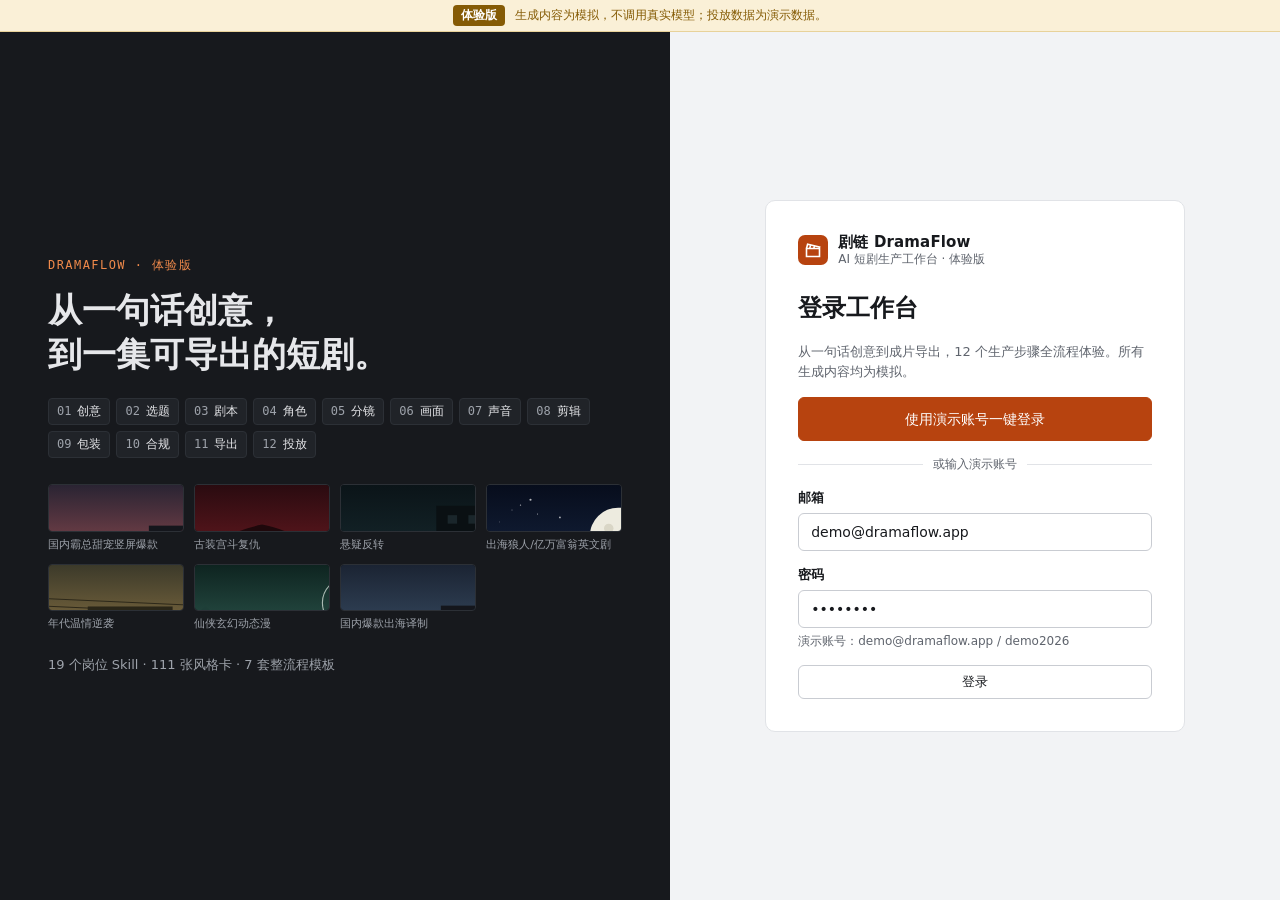
<file: index.html>
<!doctype html>
<html lang="zh-CN">
<head>
<meta charset="utf-8">
<meta name="viewport" content="width=device-width, initial-scale=1">
<meta name="theme-color" content="#17191D">
<meta name="robots" content="noindex">
<title>剧链 DramaFlow · AI 短剧工作台（体验版）</title>
<link rel="stylesheet" href="styles.css">
<link rel="stylesheet" href="pipeline.css">
</head>
<body>
<div id="app"><div style="display:grid;grid-template-columns:224px 1fr;height:100vh;font-family:sans-serif"><div style="background:#17191D"></div><div style="padding:32px;color:#5F646D;background:#F2F3F5">正在加载剧链 DramaFlow…</div></div></div>
<noscript>需要启用 JavaScript 才能使用本体验版。</noscript>
<script src="data.js"></script>
<script src="mock.js"></script>
<script src="pipeline.js"></script>
<script src="app.js"></script>
</body>
</html>
</file>
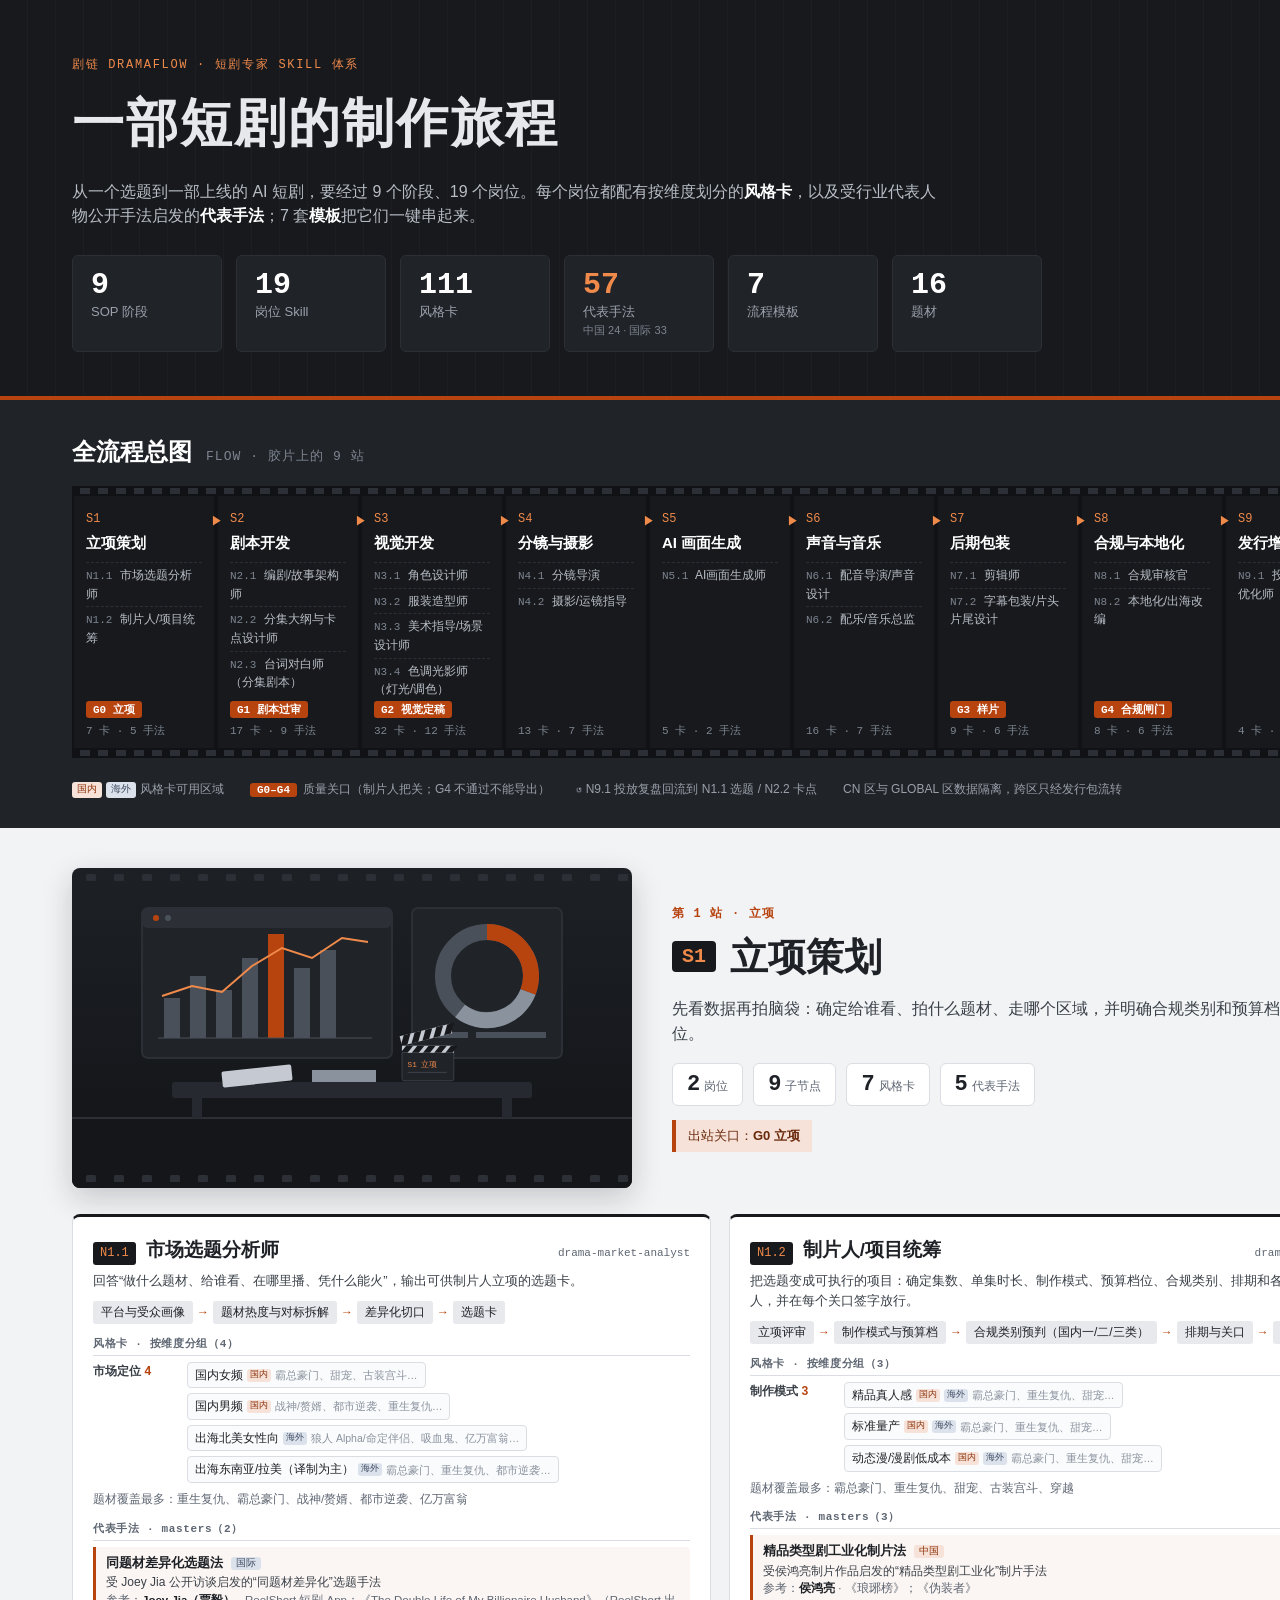
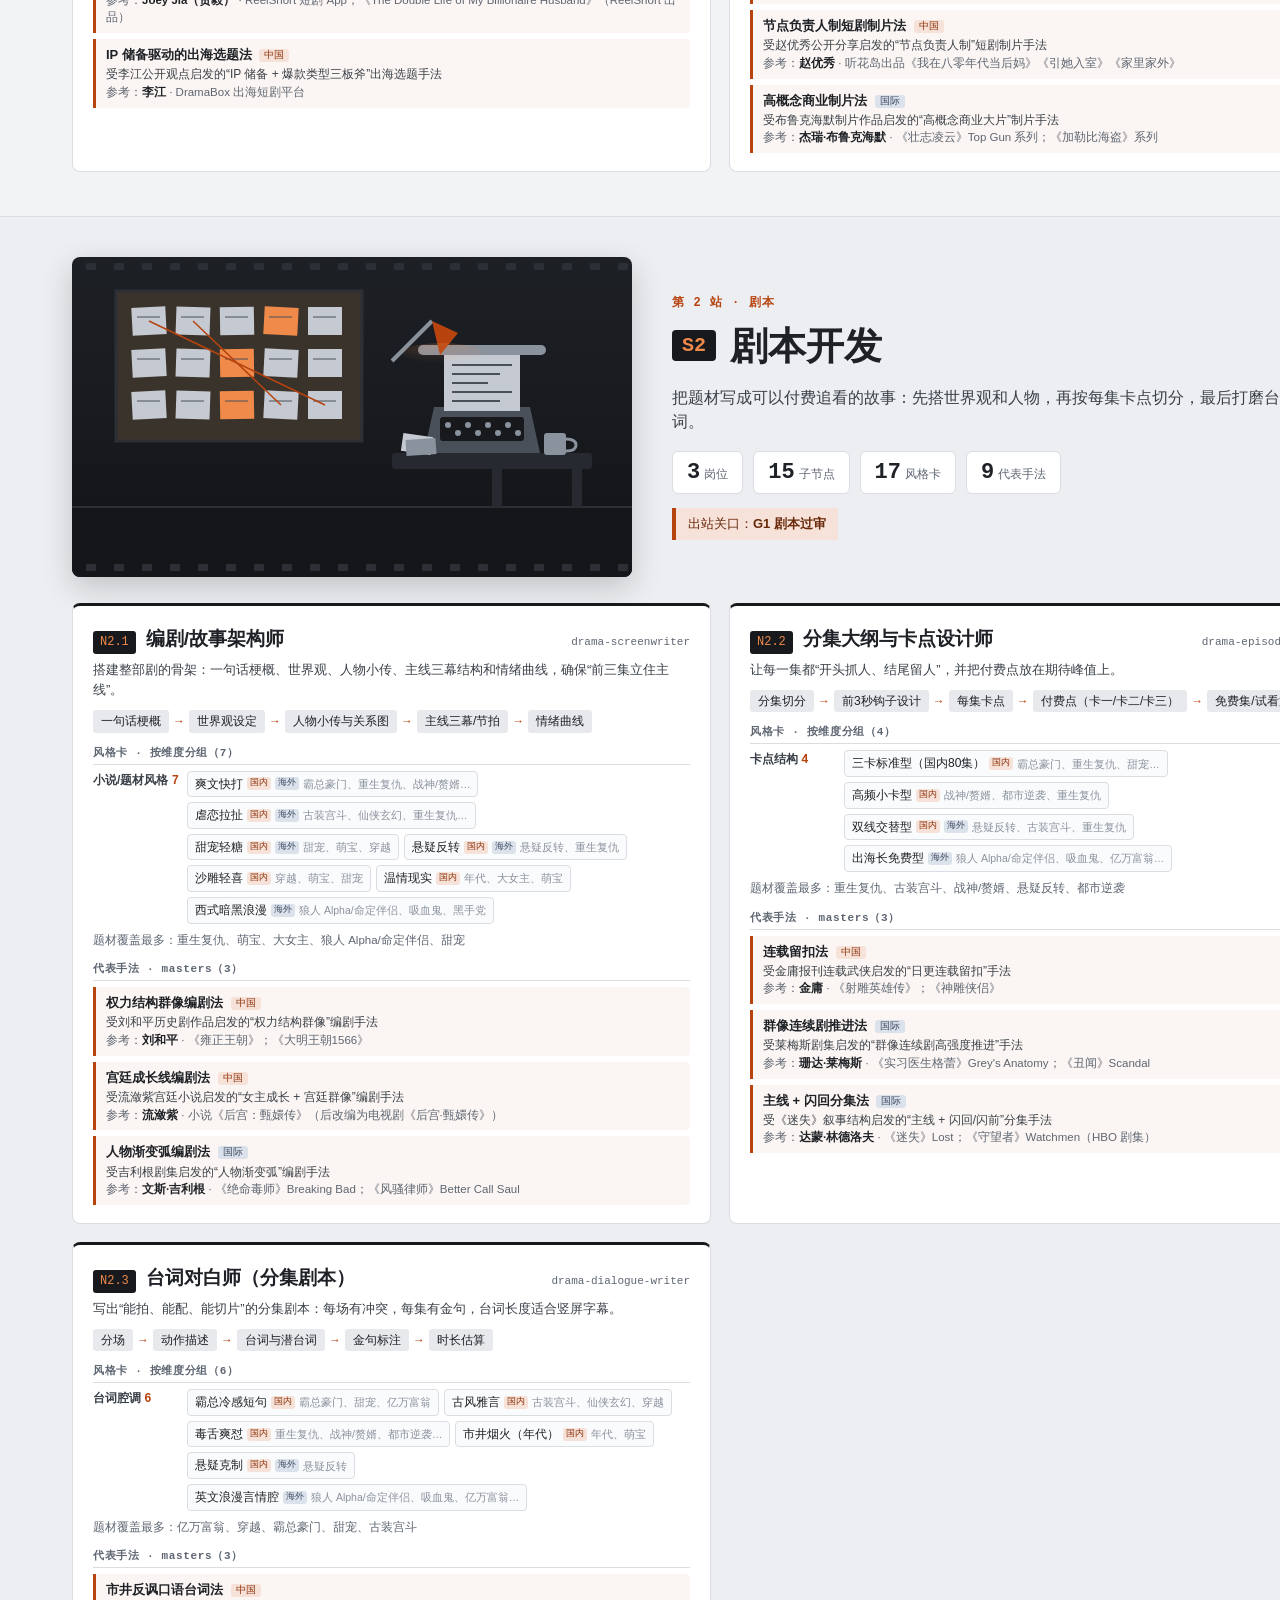
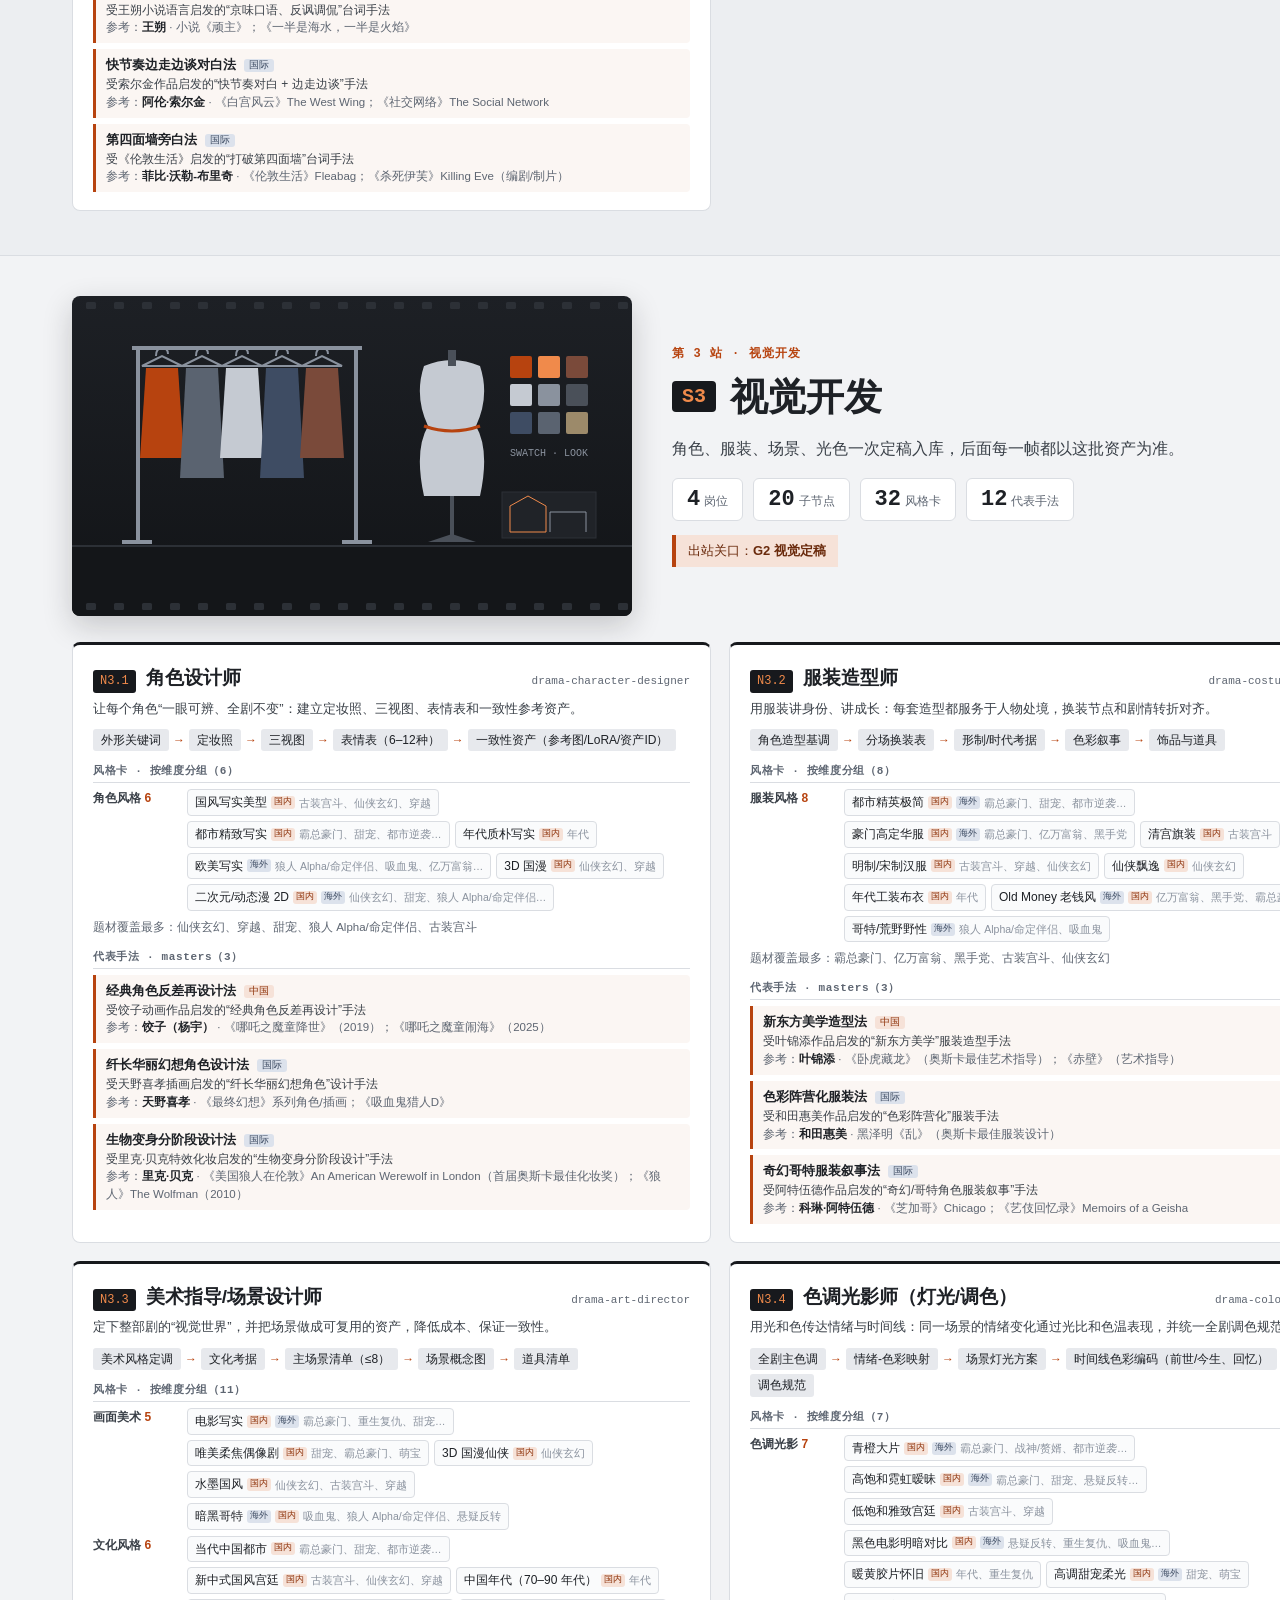
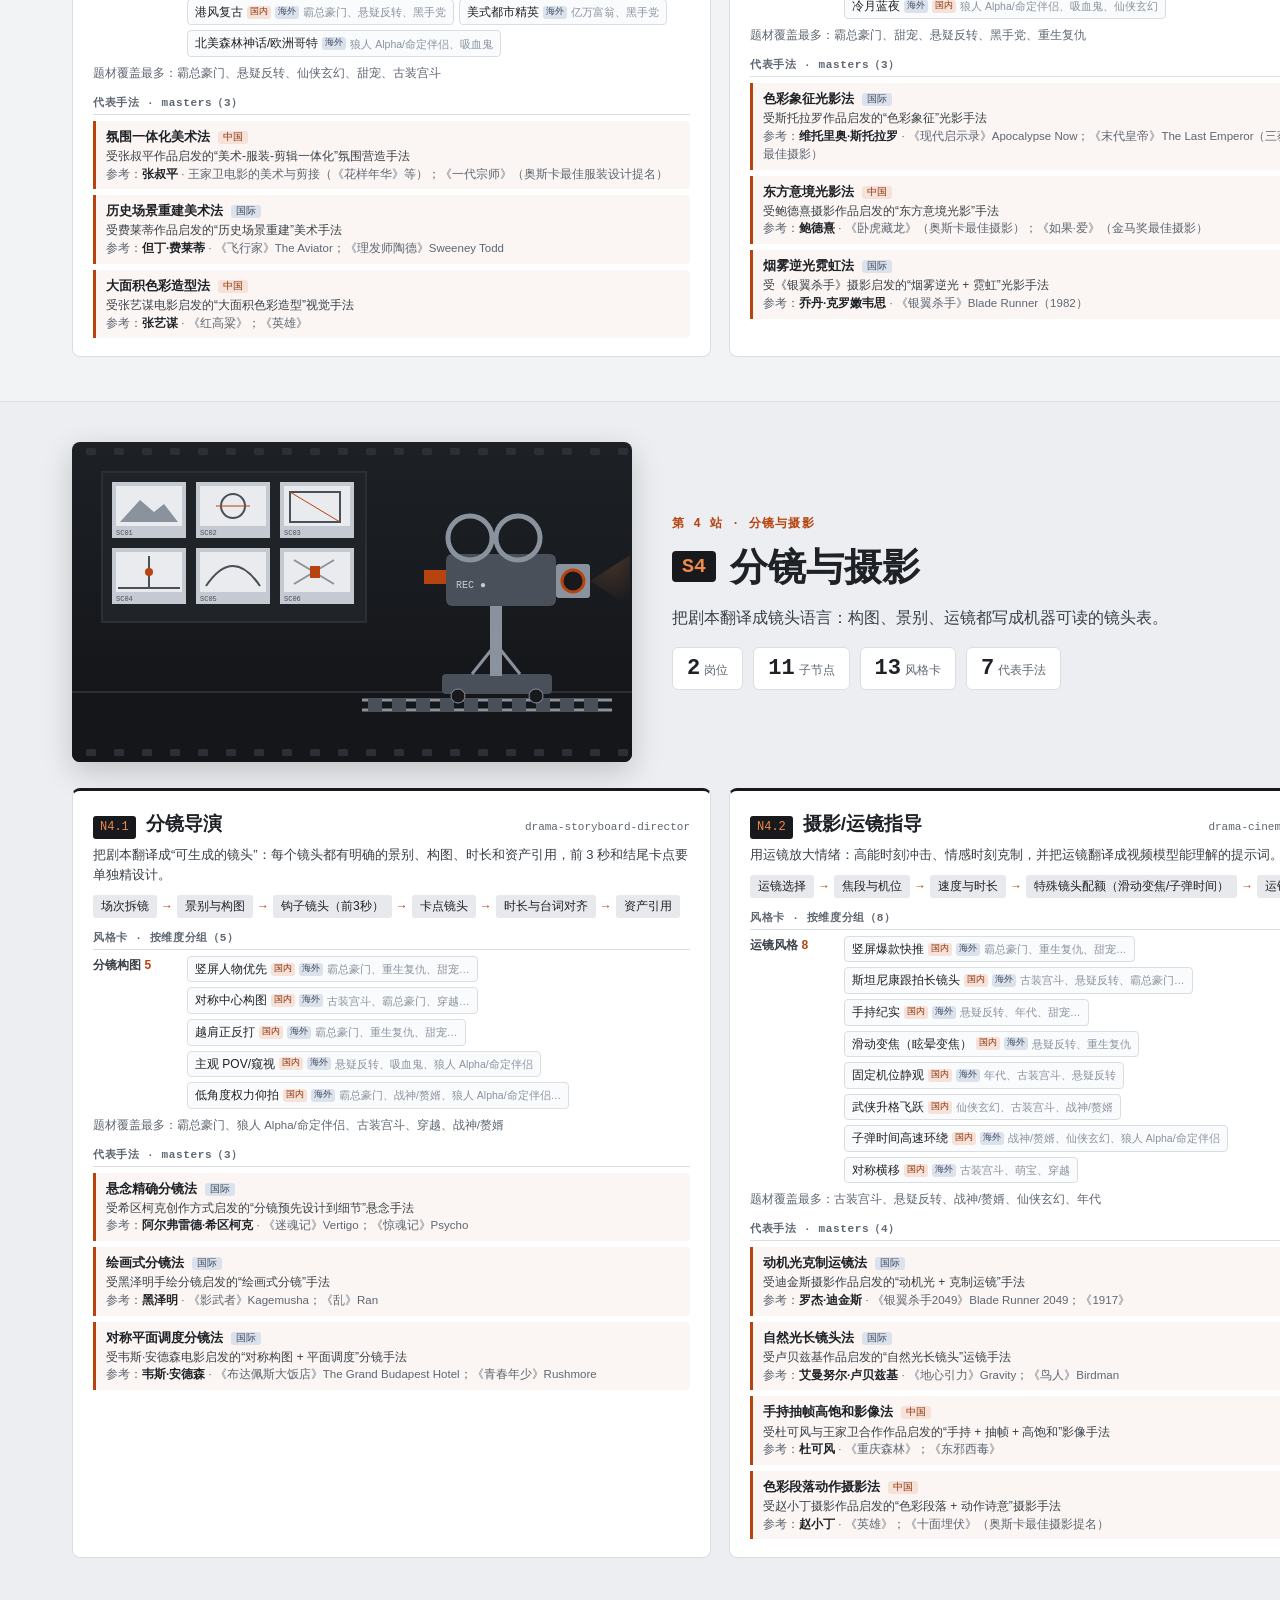
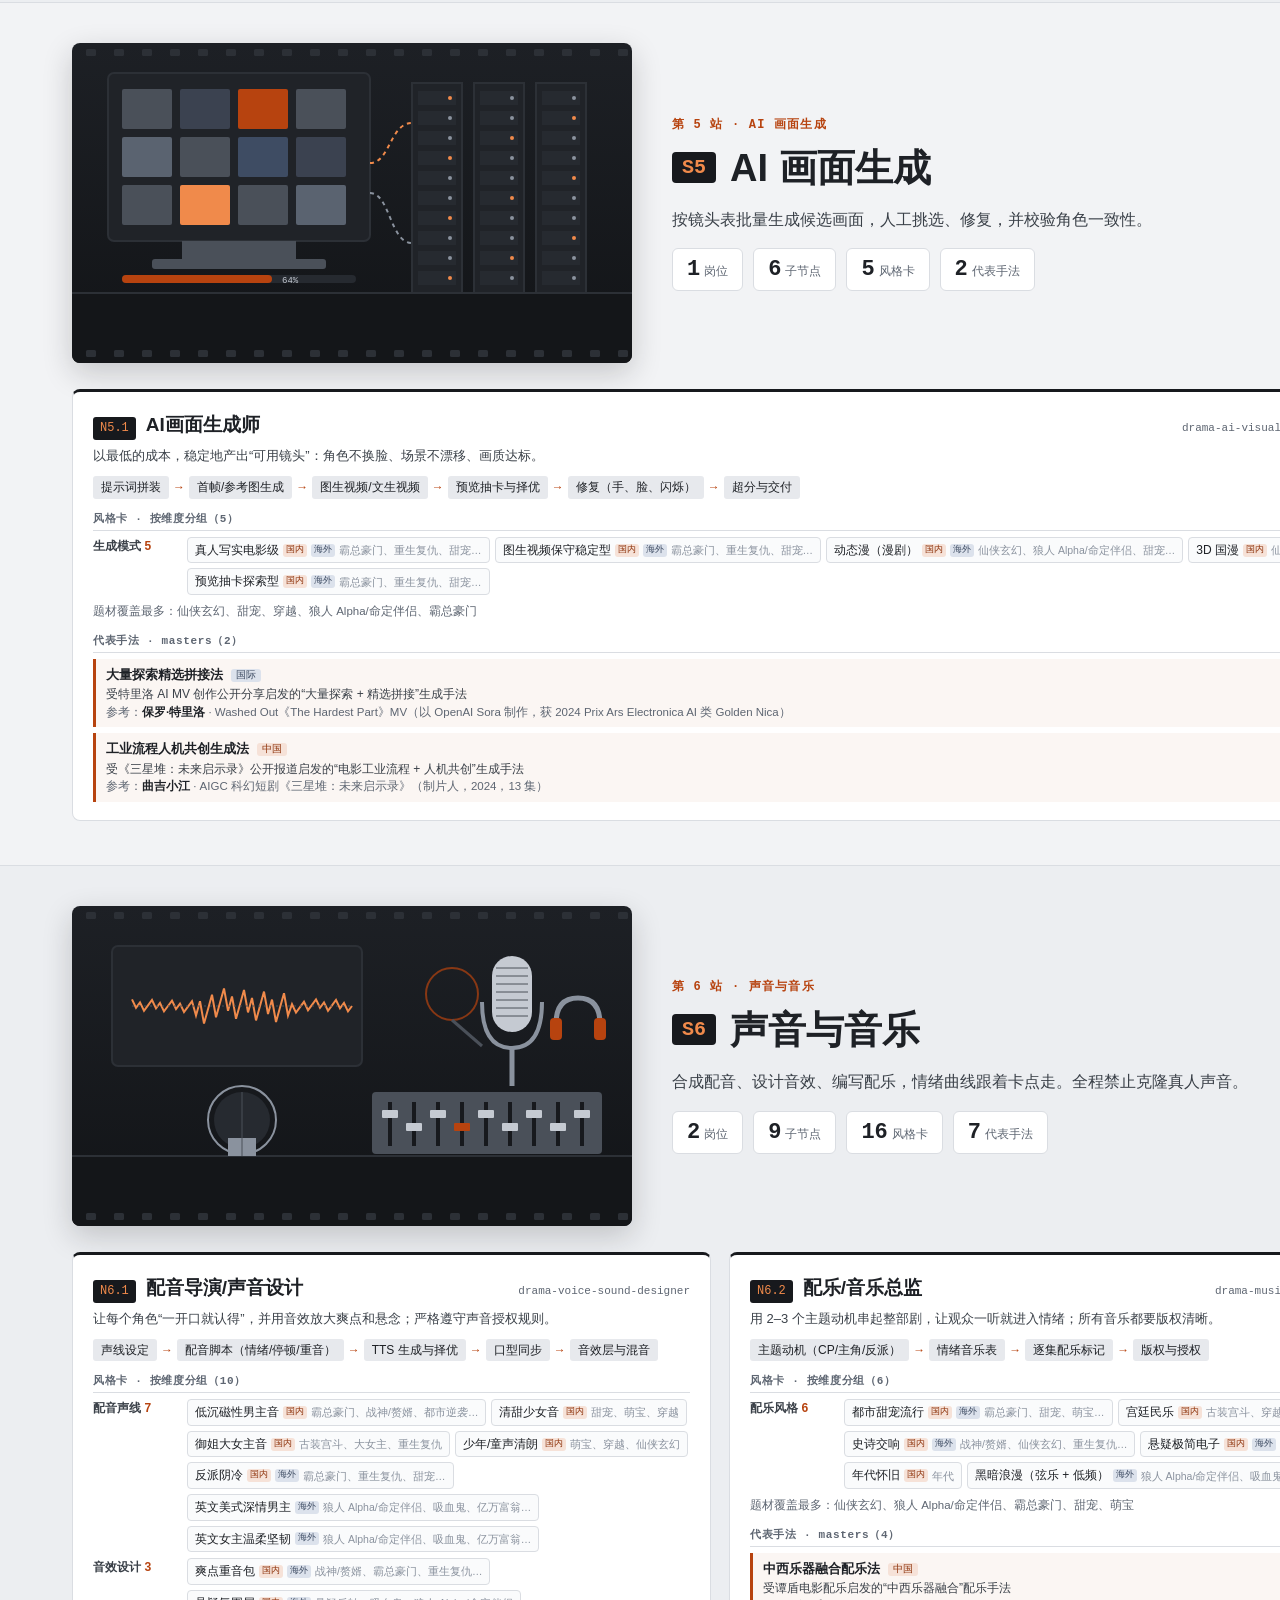
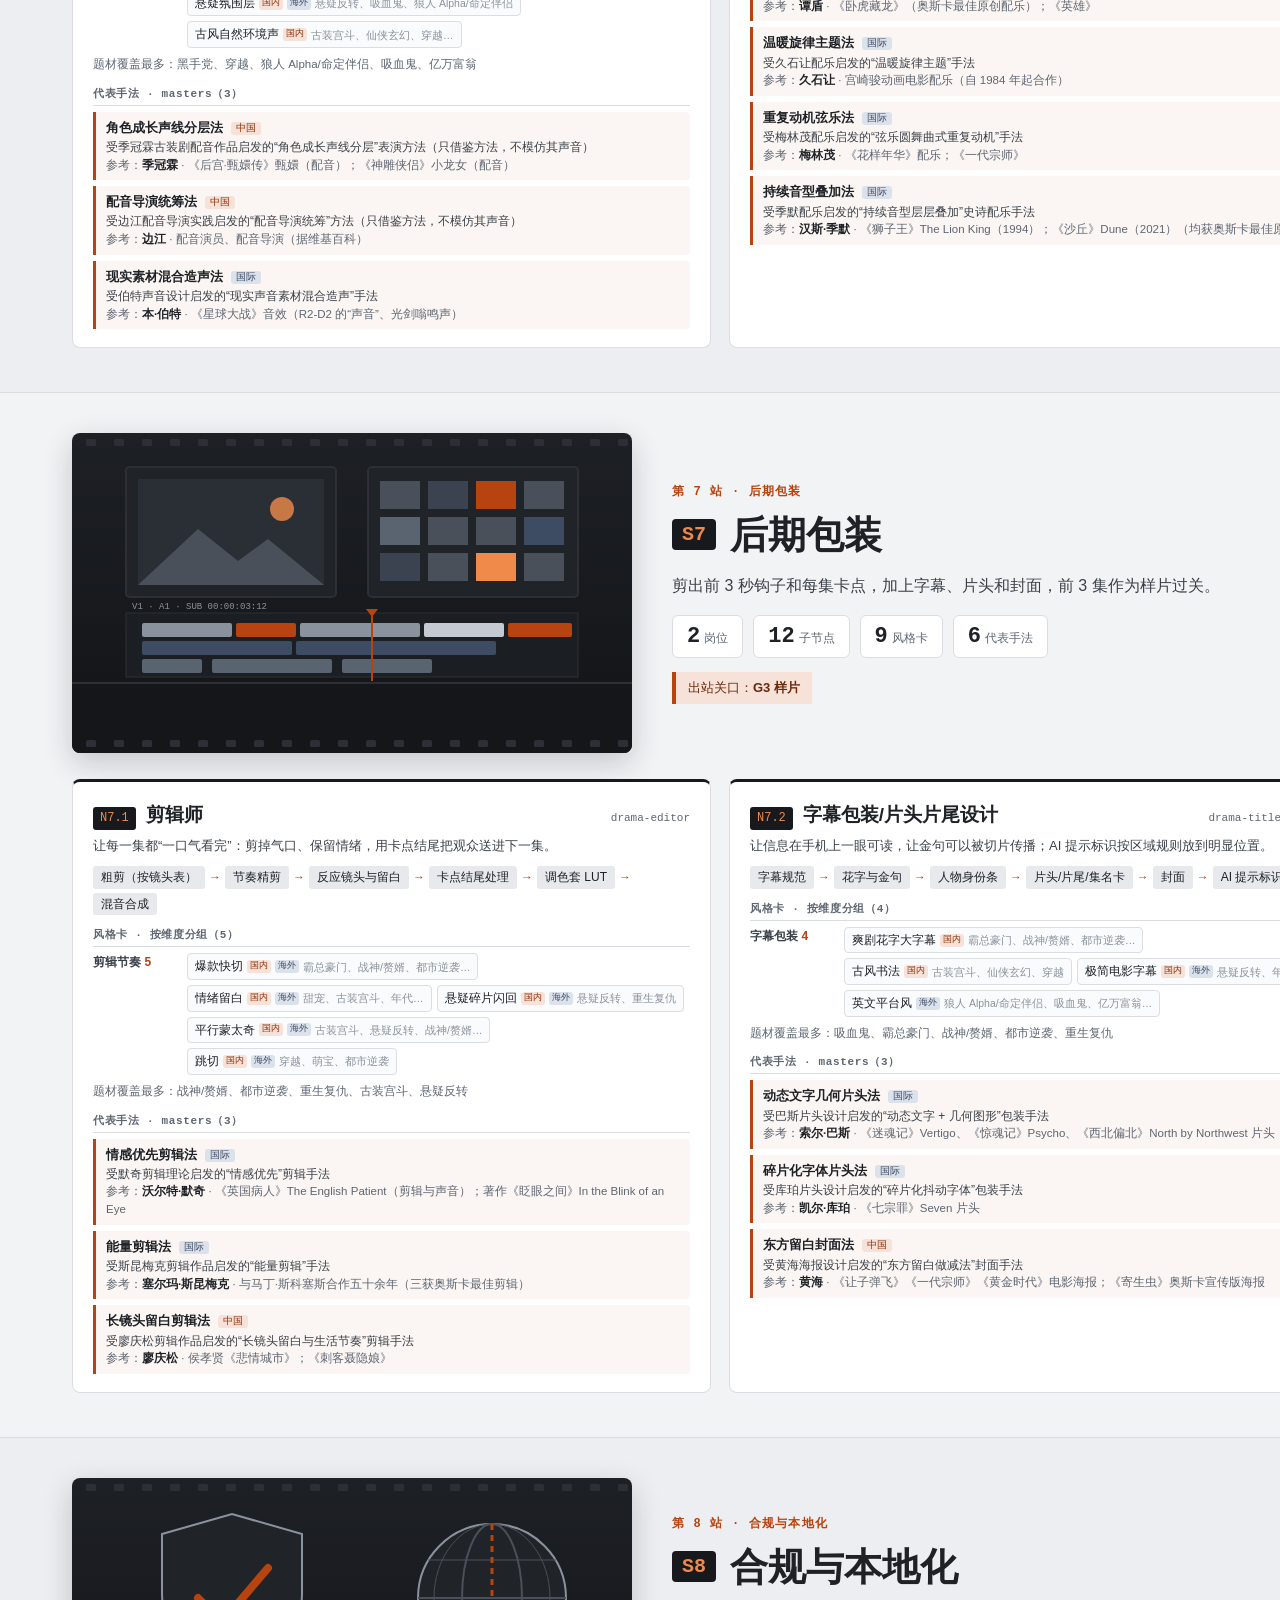
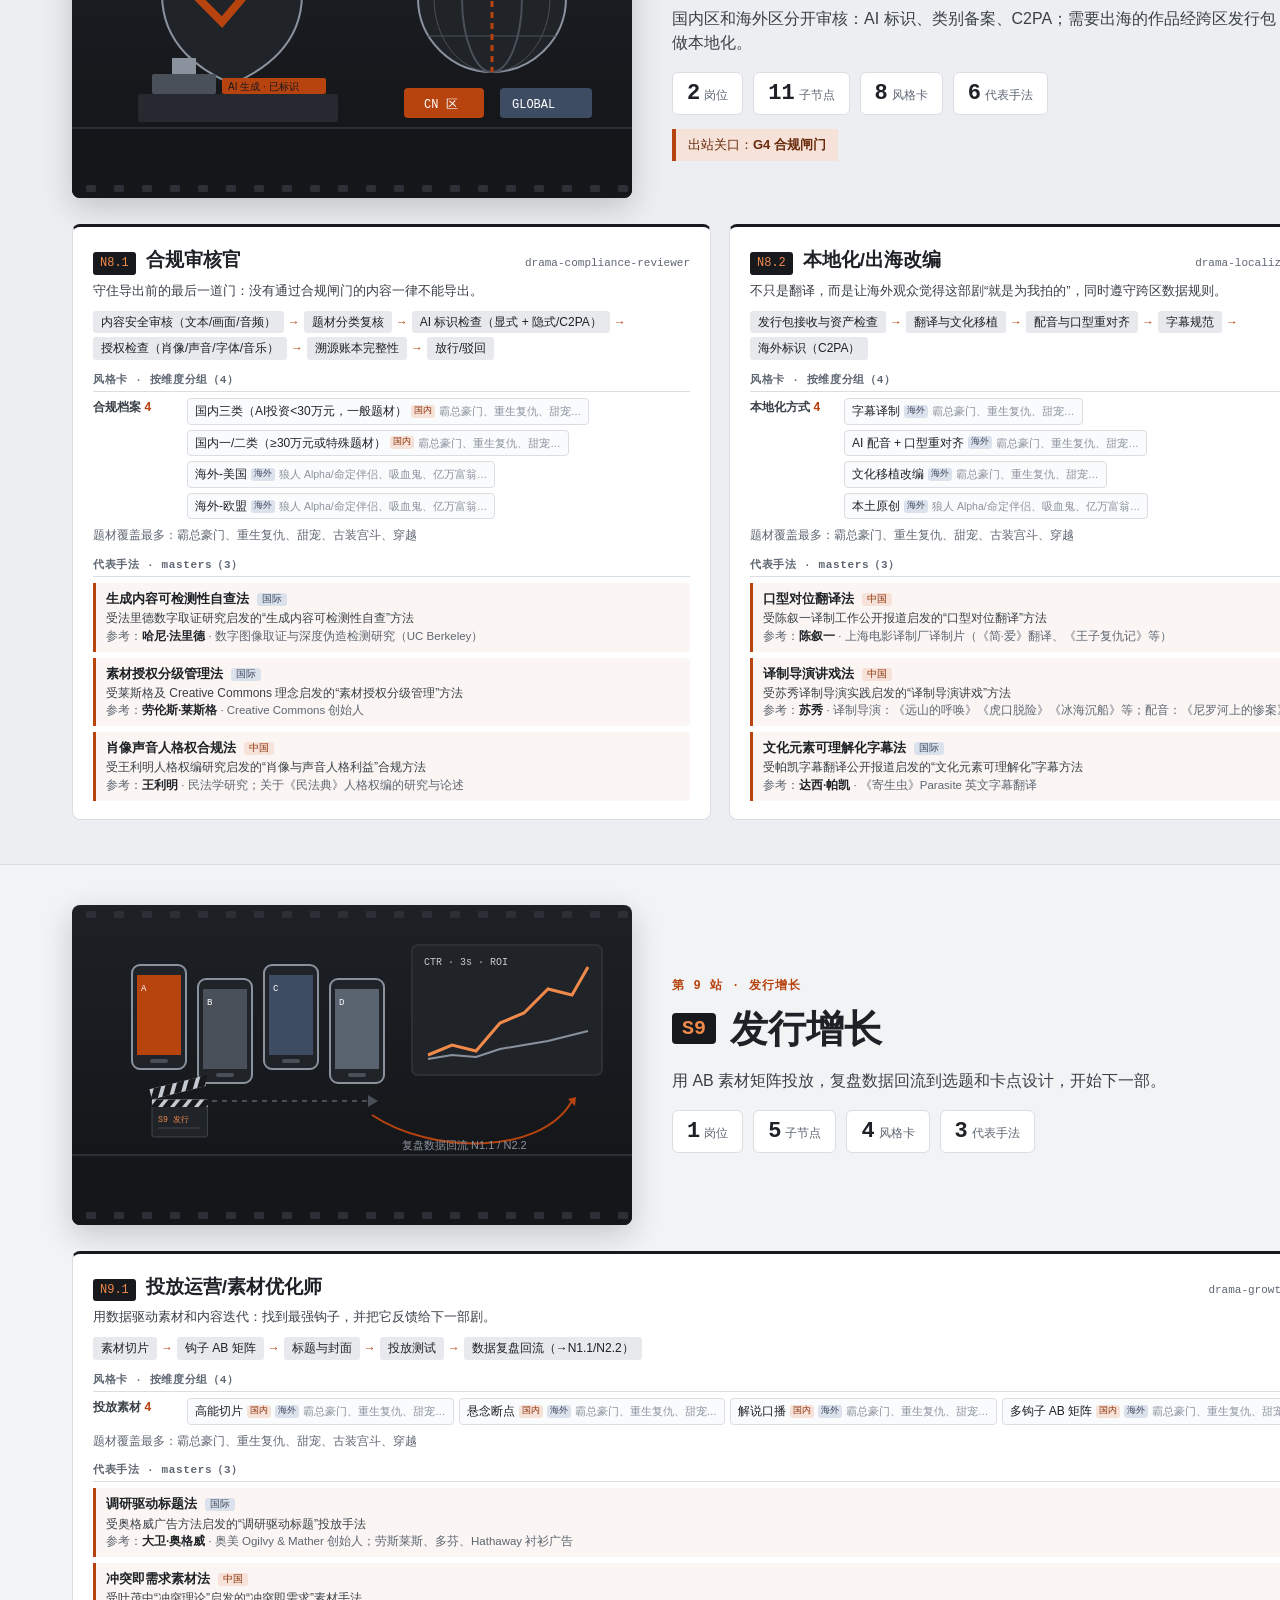
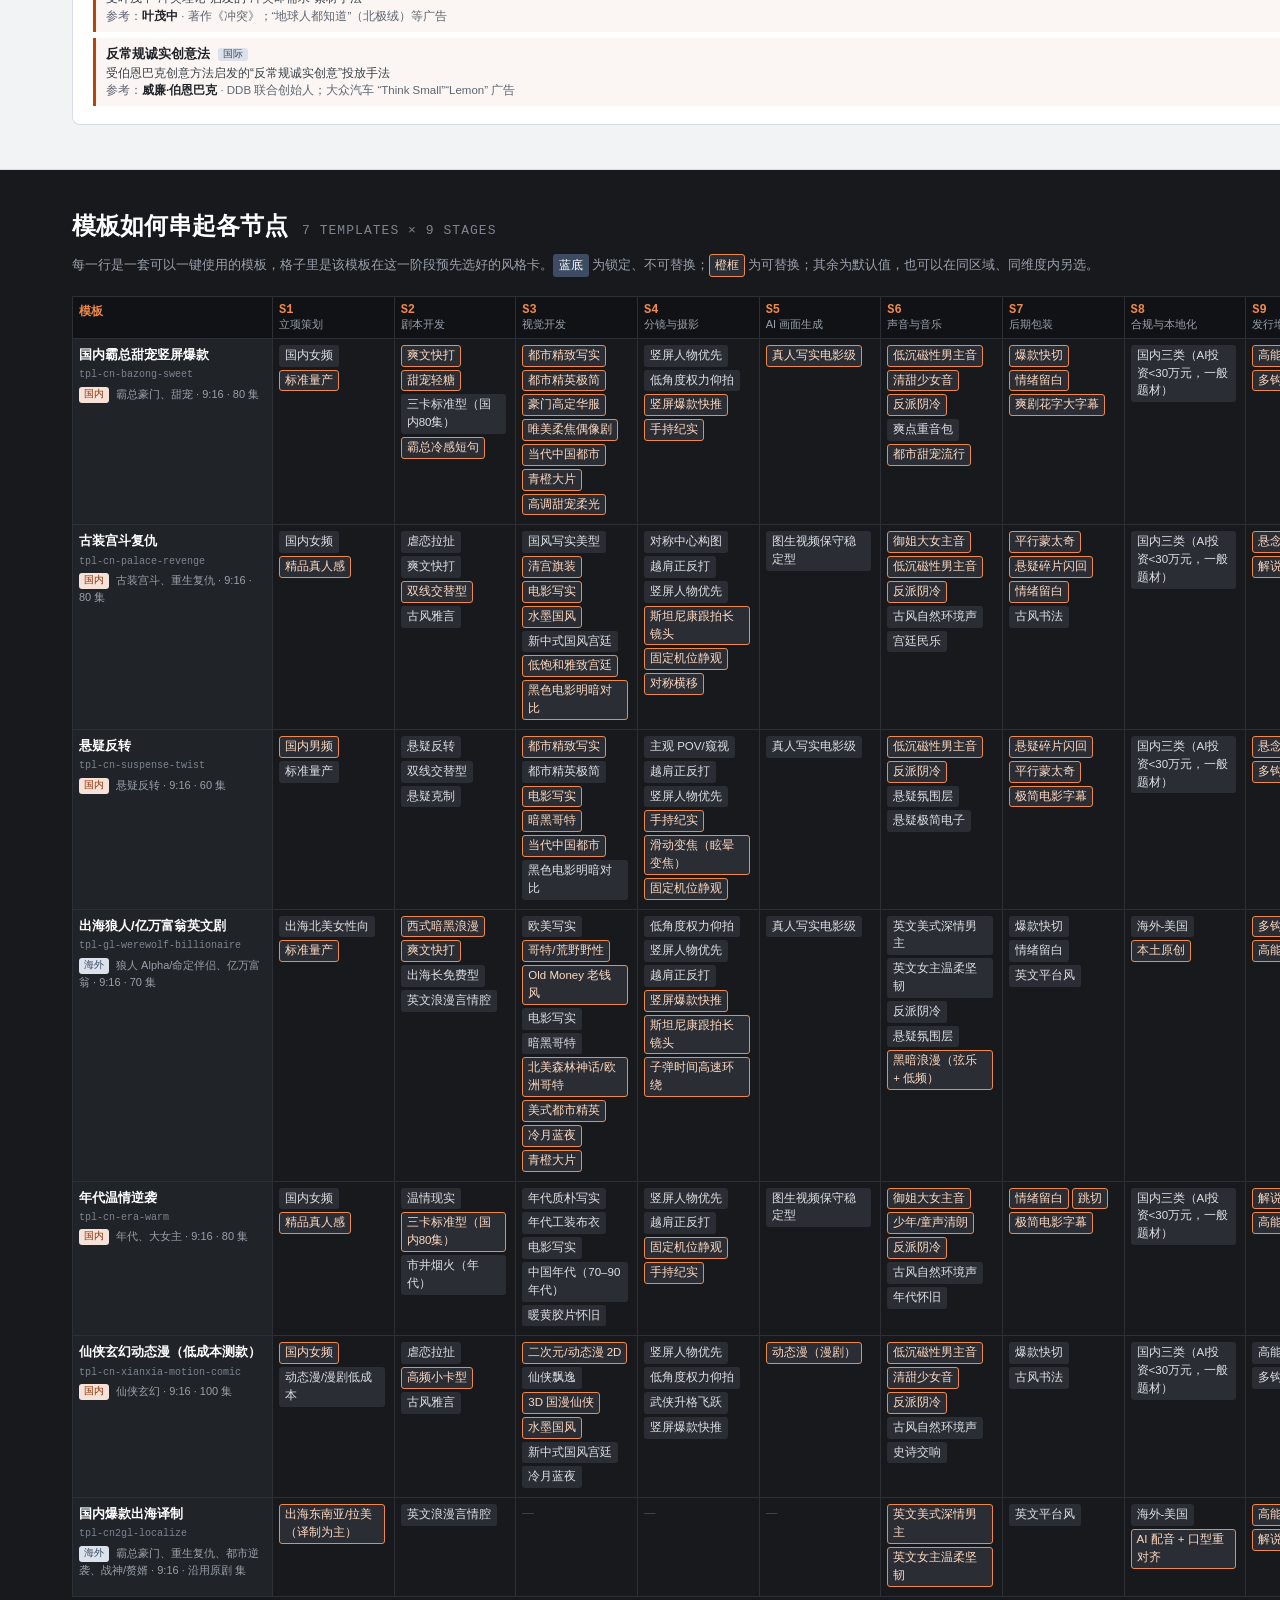
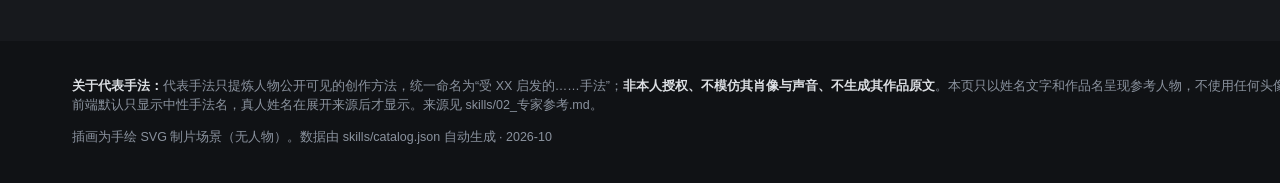
<file: panorama.html>
<!doctype html><html lang="zh-CN"><head><meta charset="utf-8"><meta name="viewport" content="width=1440">
<title>一部短剧的制作旅程 · 短剧专家 Skill 体系全景</title><style>:root{--ch:#17191D;--ch2:#202328;--chl:#2C3036;--bg:#F2F3F5;--pn:#FFFFFF;--ln:#DADDE2;--tx:#1E2126;--mt:#5E6672;--ac:#B7430F;--ac2:#F08A4B;--lk:#3E4C63}
*{box-sizing:border-box}html,body{margin:0}body{width:1440px;margin:0 auto;background:var(--bg);color:var(--tx);font:14px/1.55 "IBM Plex Sans","Noto Sans CJK SC","Noto Sans SC",sans-serif;-webkit-font-smoothing:antialiased}
code,.fn,.node,.mono{font-family:"IBM Plex Mono","Noto Sans Mono CJK SC",monospace}
.hero{background:var(--ch);color:#E6E8EB;padding:56px 72px 44px;border-bottom:4px solid var(--ac);position:relative;overflow:hidden}
.hero:before{content:"";position:absolute;inset:0;background:repeating-linear-gradient(90deg,transparent 0 27px,#ffffff06 27px 28px)}
.brand{font:500 12px "IBM Plex Mono",monospace;letter-spacing:.14em;color:var(--ac2);text-transform:uppercase;position:relative}
.hero h1{font-size:52px;margin:10px 0 12px;letter-spacing:.04em;position:relative}.lead{max-width:880px;color:#B9BEC6;font-size:16px;position:relative}.lead b{color:#fff}
.kpis{display:flex;gap:14px;margin-top:26px;position:relative}.kpis div{background:var(--ch2);border:1px solid var(--chl);border-radius:6px;padding:12px 18px;min-width:150px;color:#9AA1AB;font-size:13px}
.kpis b{display:block;font:600 30px "IBM Plex Mono",monospace;color:#fff}.kpis div:nth-child(4) b{color:var(--ac2)}.kpis small{display:block;font-size:11px;color:#7D8590}
.sec-t{font:600 22px/1.2 inherit;display:flex;align-items:baseline;gap:14px;margin-bottom:18px;color:var(--mt);font-size:13px;font-family:"IBM Plex Mono",monospace;letter-spacing:.08em;text-transform:uppercase}
.sec-t span{font:700 24px "IBM Plex Sans","Noto Sans CJK SC",sans-serif;color:var(--tx);letter-spacing:0;text-transform:none}
.overview{background:var(--ch2);padding:36px 72px 30px;color:#DDE0E4}.overview .sec-t{color:#7D8590}.overview .sec-t span{color:#fff}
.flow{display:grid;grid-template-columns:repeat(9,1fr);gap:0;border-top:10px solid #101215;border-bottom:10px solid #101215;background:#101215;position:relative}
.flow:before,.flow:after{content:"";position:absolute;left:0;right:0;height:6px;background:repeating-linear-gradient(90deg,transparent 0 8px,#2C3036 8px 18px)}.flow:before{top:-8px}.flow:after{bottom:-8px}
.fs{background:var(--ch);margin:0 2px;padding:14px 12px 46px;position:relative;min-height:230px}
.fs:not(:last-child):after{content:"▶";position:absolute;right:-9px;top:16px;color:var(--ac2);font-size:12px;z-index:2}
.fn{font-size:12px;color:var(--ac2)}.ft{font-weight:700;color:#fff;font-size:15px;margin:2px 0 8px}
.fs ul{list-style:none;margin:0;padding:0;font-size:12px;color:#B9BEC6}.fs li{padding:3px 0;border-top:1px dashed #2C3036}.fs li b{font:500 11px "IBM Plex Mono",monospace;color:#7D8590;margin-right:4px}
.fm{position:absolute;bottom:10px;left:12px;font:11px "IBM Plex Mono",monospace;color:#7D8590}
.gate{position:absolute;bottom:30px;left:12px;background:var(--ac);color:#fff;font:600 11px "IBM Plex Mono",monospace;padding:1px 7px;border-radius:3px}
.legend{display:flex;gap:26px;flex-wrap:wrap;margin-top:22px;font-size:12px;color:#9AA1AB}
.rg{display:inline-block;font:500 10px/1 "IBM Plex Mono","Noto Sans CJK SC",monospace;font-style:normal;padding:3px 5px;border-radius:3px;margin-right:4px;vertical-align:1px}
.rg.cn{background:#F6E2D8;color:#8E330B}.rg.global{background:#DCE2EC;color:var(--lk)}
.gate.s{position:static;display:inline-block;margin-right:6px;font-style:normal}
.stage{padding:40px 72px 44px;border-bottom:1px solid var(--ln);position:relative}.stage:nth-of-type(odd){background:#ECEEF1}
.shead{display:grid;grid-template-columns:560px 1fr;gap:40px;align-items:center;margin-bottom:26px}
.ill svg{display:block;width:560px;height:320px;border-radius:8px;box-shadow:0 10px 30px #17191D33}
.kicker{font:600 12px "IBM Plex Mono","Noto Sans CJK SC",monospace;color:var(--ac);letter-spacing:.1em}
.sintro h2{font-size:38px;margin:6px 0 10px}.sintro h2 span{font:600 20px "IBM Plex Mono",monospace;background:var(--ch);color:var(--ac2);padding:4px 10px;border-radius:4px;margin-right:14px;vertical-align:8px}
.sintro p{font-size:16px;color:#3A4048;max-width:620px;margin:0 0 16px}
.stats{display:flex;gap:10px}.stats div{background:var(--pn);border:1px solid var(--ln);border-radius:6px;padding:8px 14px;font-size:12px;color:var(--mt)}.stats b{font:600 22px "IBM Plex Mono",monospace;color:var(--tx);margin-right:4px}
.gatebar{margin-top:14px;display:inline-block;border-left:4px solid var(--ac);background:#F6E2D8;padding:6px 12px;font-size:13px;color:#6A2A0C}
.roles{display:grid;gap:18px}.roles.n2{grid-template-columns:1fr 1fr}.roles.n1{grid-template-columns:1fr}
.role{background:var(--pn);border:1px solid var(--ln);border-radius:8px;padding:18px 20px;border-top:3px solid var(--ch)}
.role header{display:flex;align-items:baseline;gap:10px}.role h3{margin:0;font-size:19px}.role code{font-size:11px;color:var(--mt);margin-left:auto}
.node{background:var(--ch);color:var(--ac2);font-size:12px;padding:2px 7px;border-radius:3px}
.mission{color:#3A4048;margin:6px 0 10px;font-size:13px}
.subs{display:flex;flex-wrap:wrap;gap:4px;align-items:center;margin-bottom:12px}.sn{background:#E7E9ED;border-radius:3px;padding:2px 8px;font-size:12px}.arr{color:var(--ac);font-size:12px}
.lbl{font:600 11px "IBM Plex Mono","Noto Sans CJK SC",monospace;color:var(--mt);letter-spacing:.06em;margin:12px 0 6px;border-bottom:1px solid var(--ln);padding-bottom:4px}
.dim{display:grid;grid-template-columns:86px 1fr;gap:8px;margin:6px 0}.dl{font-size:12px;font-weight:600;color:#3A4048}.dl em{font-style:normal;color:var(--ac);font-family:"IBM Plex Mono",monospace}
.chips{display:flex;flex-wrap:wrap;gap:5px}.chip{border:1px solid var(--ln);border-radius:4px;padding:3px 7px;font-size:12px;background:#FAFBFC;display:inline-flex;align-items:center;gap:4px}
.chip b{font-weight:500}.chip small{color:#8A929E;font-size:10.5px}.chip .rg{margin:0;padding:2px 3px;font-size:9px}
.gl{font-size:11.5px;color:var(--mt);margin-top:8px}
.ms{list-style:none;margin:0;padding:0;display:grid;gap:6px}.ms li{border-left:3px solid var(--ac);background:#FBF6F3;padding:6px 10px;border-radius:0 4px 4px 0}
.mn{font-weight:700;font-size:13px}.mm{font-size:12px;color:#3A4048}.mw{font-size:11.5px;color:var(--mt)}.mw b{color:var(--tx);font-weight:600}
.sc{font:500 10px "IBM Plex Mono","Noto Sans CJK SC",monospace;padding:1px 5px;border-radius:3px;margin-left:4px;vertical-align:1px}.sc.cn{background:#F6E2D8;color:#8E330B}.sc.intl{background:#DCE2EC;color:var(--lk)}
.tpls{background:var(--ch);color:#DDE0E4;padding:40px 72px 44px}.tpls .sec-t{color:#7D8590}.tpls .sec-t span{color:#fff}.note{color:#9AA1AB;font-size:13px;margin:-6px 0 16px}
.mx{width:100%;border-collapse:collapse;table-layout:fixed;font-size:11.5px}.mx th,.mx td{border:1px solid var(--chl);padding:6px;vertical-align:top}
.mx thead th{background:#101215;color:var(--ac2);font:600 12px "IBM Plex Mono",monospace;text-align:left}.mx thead th small{display:block;color:#9AA1AB;font:11px "Noto Sans CJK SC",sans-serif}
.mx thead th:first-child{width:200px}.mx tbody th{text-align:left;background:var(--ch2);font-weight:400}.tn{font-weight:700;color:#fff;font-size:13px}.mx code{font-size:10px;color:#7D8590}.tm{font-size:11px;color:#9AA1AB;margin-top:3px}
.tc{display:inline-block;background:#2A2E34;color:#DDE0E4;border-radius:3px;padding:1px 5px;margin:0 3px 3px 0;border:1px solid transparent}.tc.lk{background:var(--lk);color:#fff}.tc.rp{border-color:var(--ac2);color:#FFD9C2}.na{color:#4A5059}
.note .tc{font-size:12px}
.foot{background:#101215;color:#8A929E;padding:24px 72px;font-size:12.5px}.foot b{color:#DDE0E4}
</style></head><body>
<header class="hero" id="hero"><div class="brand">剧链 DramaFlow · 短剧专家 Skill 体系</div>
<h1>一部短剧的制作旅程</h1><p class="lead">从一个选题到一部上线的 AI 短剧，要经过 9 个阶段、19 个岗位。每个岗位都配有按维度划分的<b>风格卡</b>，以及受行业代表人物公开手法启发的<b>代表手法</b>；7 套<b>模板</b>把它们一键串起来。</p>
<div class="kpis"><div><b>9</b>SOP 阶段</div><div><b>19</b>岗位 Skill</div><div><b>111</b>风格卡</div><div><b>57</b>代表手法<small>中国 24 · 国际 33</small></div><div><b>7</b>流程模板</div><div><b>16</b>题材</div></div></header>
<section class="overview" id="overview"><div class="sec-t"><span>全流程总图</span>Flow · 胶片上的 9 站</div><div class="flow"><div class="fs"><div class="fn">S1</div><div class="ft">立项策划</div><ul><li><b>N1.1</b> 市场选题分析师</li><li><b>N1.2</b> 制片人/项目统筹</li></ul>
<div class="fm">7 卡 · 5 手法</div><div class="gate">G0 立项</div></div><div class="fs"><div class="fn">S2</div><div class="ft">剧本开发</div><ul><li><b>N2.1</b> 编剧/故事架构师</li><li><b>N2.2</b> 分集大纲与卡点设计师</li><li><b>N2.3</b> 台词对白师（分集剧本）</li></ul>
<div class="fm">17 卡 · 9 手法</div><div class="gate">G1 剧本过审</div></div><div class="fs"><div class="fn">S3</div><div class="ft">视觉开发</div><ul><li><b>N3.1</b> 角色设计师</li><li><b>N3.2</b> 服装造型师</li><li><b>N3.3</b> 美术指导/场景设计师</li><li><b>N3.4</b> 色调光影师（灯光/调色）</li></ul>
<div class="fm">32 卡 · 12 手法</div><div class="gate">G2 视觉定稿</div></div><div class="fs"><div class="fn">S4</div><div class="ft">分镜与摄影</div><ul><li><b>N4.1</b> 分镜导演</li><li><b>N4.2</b> 摄影/运镜指导</li></ul>
<div class="fm">13 卡 · 7 手法</div></div><div class="fs"><div class="fn">S5</div><div class="ft">AI 画面生成</div><ul><li><b>N5.1</b> AI画面生成师</li></ul>
<div class="fm">5 卡 · 2 手法</div></div><div class="fs"><div class="fn">S6</div><div class="ft">声音与音乐</div><ul><li><b>N6.1</b> 配音导演/声音设计</li><li><b>N6.2</b> 配乐/音乐总监</li></ul>
<div class="fm">16 卡 · 7 手法</div></div><div class="fs"><div class="fn">S7</div><div class="ft">后期包装</div><ul><li><b>N7.1</b> 剪辑师</li><li><b>N7.2</b> 字幕包装/片头片尾设计</li></ul>
<div class="fm">9 卡 · 6 手法</div><div class="gate">G3 样片</div></div><div class="fs"><div class="fn">S8</div><div class="ft">合规与本地化</div><ul><li><b>N8.1</b> 合规审核官</li><li><b>N8.2</b> 本地化/出海改编</li></ul>
<div class="fm">8 卡 · 6 手法</div><div class="gate">G4 合规闸门</div></div><div class="fs"><div class="fn">S9</div><div class="ft">发行增长</div><ul><li><b>N9.1</b> 投放运营/素材优化师</li></ul>
<div class="fm">4 卡 · 3 手法</div></div></div>
<div class="legend"><span><i class="rg cn">国内</i><i class="rg global">海外</i>风格卡可用区域</span><span><i class="gate s">G0–G4</i>质量关口（制片人把关；G4 不通过不能导出）</span><span>↺ N9.1 投放复盘回流到 N1.1 选题 / N2.2 卡点</span><span>CN 区与 GLOBAL 区数据隔离，跨区只经发行包流转</span></div></section>
<section class="stage" id="S1" data-stage="S1"><div class="shead"><div class="ill"><svg viewBox="0 0 560 320" xmlns="http://www.w3.org/2000/svg" role="img" aria-label="立项策划：数据看板与选题会议桌">
<defs><linearGradient id="fl" x1="0" y1="0" x2="0" y2="1"><stop offset="0" stop-color="#1D2025"/><stop offset="1" stop-color="#121417"/></linearGradient>
<radialGradient id="spot" cx=".5" cy="0" r="1"><stop offset="0" stop-color="#F08A4B" stop-opacity=".22"/><stop offset="1" stop-color="#F08A4B" stop-opacity="0"/></radialGradient></defs>
<rect width="560" height="320" fill="url(#fl)"/>
<rect y="250" width="560" height="70" fill="#141619"/><line x1="0" y1="250" x2="560" y2="250" stroke="#2C3036" stroke-width="2"/>
<rect x="70" y="40" width="250" height="150" rx="6" fill="#202328" stroke="#2C3036" stroke-width="2"/>
<rect x="70" y="40" width="250" height="20" rx="6" fill="#2C3036"/><circle cx="84" cy="50" r="3" fill="#B7430F"/><circle cx="96" cy="50" r="3" fill="#4A5059"/><rect x="92" y="130" width="16" height="40" fill="#4A5059"/><rect x="118" y="108" width="16" height="62" fill="#4A5059"/><rect x="144" y="122" width="16" height="48" fill="#4A5059"/><rect x="170" y="90" width="16" height="80" fill="#4A5059"/><rect x="196" y="66" width="16" height="104" fill="#B7430F"/><rect x="222" y="100" width="16" height="70" fill="#4A5059"/><rect x="248" y="82" width="16" height="88" fill="#4A5059"/>
<line x1="86" y1="170" x2="300" y2="170" stroke="#4A5059"/>
<polyline points="90,128 120,118 150,124 180,98 210,80 240,90 270,70 296,74" fill="none" stroke="#F08A4B" stroke-width="2"/>
<rect x="340" y="40" width="150" height="150" rx="6" fill="#202328" stroke="#2C3036" stroke-width="2"/>
<circle cx="415" cy="108" r="44" fill="none" stroke="#4A5059" stroke-width="16"/><path d="M415 64 A44 44 0 0 1 456 124" fill="none" stroke="#B7430F" stroke-width="16"/>
<path d="M456 124 A44 44 0 0 1 388 143" fill="none" stroke="#8A929E" stroke-width="16"/>
<rect x="356" y="164" width="40" height="6" fill="#4A5059"/><rect x="404" y="164" width="70" height="6" fill="#4A5059"/>
<rect x="100" y="214" width="360" height="16" rx="3" fill="#262A30"/><rect x="120" y="230" width="10" height="20" fill="#262A30"/><rect x="430" y="230" width="10" height="20" fill="#262A30"/>
<rect x="150" y="200" width="70" height="16" rx="2" fill="#C5CAD2" transform="rotate(-6 185 208)"/><rect x="240" y="202" width="64" height="12" fill="#8A929E"/>
<g transform="translate(330,168) scale(0.7)"><rect x="0" y="14" width="74" height="50" rx="3" fill="#202328" stroke="#4A5059"/>
<g transform="rotate(-14 0 14)"><rect x="0" y="0" width="74" height="14" fill="#C5CAD2"/><path d="M6 0 l10 0 l-8 14 l-10 0z" fill="#17191D"/><path d="M22 0 l10 0 l-8 14 l-10 0z" fill="#17191D"/><path d="M38 0 l10 0 l-8 14 l-10 0z" fill="#17191D"/><path d="M54 0 l10 0 l-8 14 l-10 0z" fill="#17191D"/><path d="M70 0 l10 0 l-8 14 l-10 0z" fill="#17191D"/></g>
<rect x="0" y="14" width="74" height="10" fill="#C5CAD2"/><path d="M6 14 l10 0 l-8 10 l-10 0z" fill="#17191D"/><path d="M22 14 l10 0 l-8 10 l-10 0z" fill="#17191D"/><path d="M38 14 l10 0 l-8 10 l-10 0z" fill="#17191D"/><path d="M54 14 l10 0 l-8 10 l-10 0z" fill="#17191D"/><path d="M70 14 l10 0 l-8 10 l-10 0z" fill="#17191D"/>
<text x="8" y="44" font-family="IBM Plex Mono,monospace" font-size="11" fill="#F08A4B">S1 立项</text><line x1="8" y1="52" x2="64" y2="52" stroke="#4A5059"/></g>
<g fill="#17191D"><rect x="14" y="6" width="10" height="7" rx="1.5" fill="#2C3036"/><rect x="14" y="307" width="10" height="7" rx="1.5" fill="#2C3036"/><rect x="42" y="6" width="10" height="7" rx="1.5" fill="#2C3036"/><rect x="42" y="307" width="10" height="7" rx="1.5" fill="#2C3036"/><rect x="70" y="6" width="10" height="7" rx="1.5" fill="#2C3036"/><rect x="70" y="307" width="10" height="7" rx="1.5" fill="#2C3036"/><rect x="98" y="6" width="10" height="7" rx="1.5" fill="#2C3036"/><rect x="98" y="307" width="10" height="7" rx="1.5" fill="#2C3036"/><rect x="126" y="6" width="10" height="7" rx="1.5" fill="#2C3036"/><rect x="126" y="307" width="10" height="7" rx="1.5" fill="#2C3036"/><rect x="154" y="6" width="10" height="7" rx="1.5" fill="#2C3036"/><rect x="154" y="307" width="10" height="7" rx="1.5" fill="#2C3036"/><rect x="182" y="6" width="10" height="7" rx="1.5" fill="#2C3036"/><rect x="182" y="307" width="10" height="7" rx="1.5" fill="#2C3036"/><rect x="210" y="6" width="10" height="7" rx="1.5" fill="#2C3036"/><rect x="210" y="307" width="10" height="7" rx="1.5" fill="#2C3036"/><rect x="238" y="6" width="10" height="7" rx="1.5" fill="#2C3036"/><rect x="238" y="307" width="10" height="7" rx="1.5" fill="#2C3036"/><rect x="266" y="6" width="10" height="7" rx="1.5" fill="#2C3036"/><rect x="266" y="307" width="10" height="7" rx="1.5" fill="#2C3036"/><rect x="294" y="6" width="10" height="7" rx="1.5" fill="#2C3036"/><rect x="294" y="307" width="10" height="7" rx="1.5" fill="#2C3036"/><rect x="322" y="6" width="10" height="7" rx="1.5" fill="#2C3036"/><rect x="322" y="307" width="10" height="7" rx="1.5" fill="#2C3036"/><rect x="350" y="6" width="10" height="7" rx="1.5" fill="#2C3036"/><rect x="350" y="307" width="10" height="7" rx="1.5" fill="#2C3036"/><rect x="378" y="6" width="10" height="7" rx="1.5" fill="#2C3036"/><rect x="378" y="307" width="10" height="7" rx="1.5" fill="#2C3036"/><rect x="406" y="6" width="10" height="7" rx="1.5" fill="#2C3036"/><rect x="406" y="307" width="10" height="7" rx="1.5" fill="#2C3036"/><rect x="434" y="6" width="10" height="7" rx="1.5" fill="#2C3036"/><rect x="434" y="307" width="10" height="7" rx="1.5" fill="#2C3036"/><rect x="462" y="6" width="10" height="7" rx="1.5" fill="#2C3036"/><rect x="462" y="307" width="10" height="7" rx="1.5" fill="#2C3036"/><rect x="490" y="6" width="10" height="7" rx="1.5" fill="#2C3036"/><rect x="490" y="307" width="10" height="7" rx="1.5" fill="#2C3036"/><rect x="518" y="6" width="10" height="7" rx="1.5" fill="#2C3036"/><rect x="518" y="307" width="10" height="7" rx="1.5" fill="#2C3036"/><rect x="546" y="6" width="10" height="7" rx="1.5" fill="#2C3036"/><rect x="546" y="307" width="10" height="7" rx="1.5" fill="#2C3036"/></g>
</svg></div>
<div class="sintro"><div class="kicker">第 1 站 · 立项</div><h2><span>S1</span>立项策划</h2><p>先看数据再拍脑袋：确定给谁看、拍什么题材、走哪个区域，并明确合规类别和预算档位。</p>
<div class="stats"><div><b>2</b>岗位</div><div><b>9</b>子节点</div><div><b>7</b>风格卡</div><div><b>5</b>代表手法</div></div>
<div class="gatebar">出站关口：<b>G0 立项</b></div></div></div>
<div class="roles n2"><article class="role"><header><span class="node">N1.1</span><h3>市场选题分析师</h3><code>drama-market-analyst</code></header>
<p class="mission">回答“做什么题材、给谁看、在哪里播、凭什么能火”，输出可供制片人立项的选题卡。</p><div class="subs"><span class="sn">平台与受众画像</span><span class="arr">→</span><span class="sn">题材热度与对标拆解</span><span class="arr">→</span><span class="sn">差异化切口</span><span class="arr">→</span><span class="sn">选题卡</span></div>
<div class="lbl">风格卡 · 按维度分组（4）</div><div class="dim"><div class="dl">市场定位 <em>4</em></div><div class="chips"><span class="chip" title="面向以女性为主的观众：情感浓度、关系拉扯、女性成长是核心。"><b>国内女频</b><i class="rg cn">国内</i><small>霸总豪门、甜宠、古装宫斗…</small></span><span class="chip" title="面向男性观众：身份碾压、升级打怪、兄弟义气。"><b>国内男频</b><i class="rg cn">国内</i><small>战神/赘婿、都市逆袭、重生复仇…</small></span><span class="chip" title="公开报道显示北美短剧主力观众是女性（ReelShort 称约 75%），题材以狼人、亿万富翁、黑手党浪漫为主。"><b>出海北美女性向</b><i class="rg global">海外</i><small>狼人 Alpha/命定伴侣、吸血鬼、亿万富翁…</small></span><span class="chip" title="以国内爆款译制为主，成本低、测款快；拉美观众本来就熟悉 Telenovela 的情节剧传统。"><b>出海东南亚/拉美（译制为主）</b><i class="rg global">海外</i><small>霸总豪门、重生复仇、都市逆袭…</small></span></div></div>
<div class="gl">题材覆盖最多：重生复仇、霸总豪门、战神/赘婿、都市逆袭、亿万富翁</div>
<div class="lbl">代表手法 · masters（2）</div><ul class="ms"><li><div class="mn">同题材差异化选题法 <span class="sc intl">国际</span></div>
<div class="mm">受 Joey Jia 公开访谈启发的“同题材差异化”选题手法</div><div class="mw">参考：<b>Joey Jia（贾毅）</b> · ReelShort 短剧 App；《The Double Life of My Billionaire Husband》（ReelShort 出品）</div></li><li><div class="mn">IP 储备驱动的出海选题法 <span class="sc cn">中国</span></div>
<div class="mm">受李江公开观点启发的“IP 储备 + 爆款类型三板斧”出海选题手法</div><div class="mw">参考：<b>李江</b> · DramaBox 出海短剧平台</div></li></ul></article><article class="role"><header><span class="node">N1.2</span><h3>制片人/项目统筹</h3><code>drama-producer</code></header>
<p class="mission">把选题变成可执行的项目：确定集数、单集时长、制作模式、预算档位、合规类别、排期和各节点负责人，并在每个关口签字放行。</p><div class="subs"><span class="sn">立项评审</span><span class="arr">→</span><span class="sn">制作模式与预算档</span><span class="arr">→</span><span class="sn">合规类别预判（国内一/二/三类）</span><span class="arr">→</span><span class="sn">排期与关口</span><span class="arr">→</span><span class="sn">模板选择</span></div>
<div class="lbl">风格卡 · 按维度分组（3）</div><div class="dim"><div class="dl">制作模式 <em>3</em></div><div class="chips"><span class="chip" title="追求接近真人实拍的质感，愿意为一致性和细节多抽卡。适合头部 IP 或品牌定制。"><b>精品真人感</b><i class="rg cn">国内</i><i class="rg global">海外</i><small>霸总豪门、重生复仇、甜宠…</small></span><span class="chip" title="在质量和速度之间取平衡，靠模板化分镜、复用场景和镜头实现周更多部。"><b>标准量产</b><i class="rg cn">国内</i><i class="rg global">海外</i><small>霸总豪门、重生复仇、甜宠…</small></span><span class="chip" title="以图像 + 轻动效（推拉、视差、口型）为主，成本最低，适合仙侠、玄幻、狼人等奇观题材做测款。"><b>动态漫/漫剧低成本</b><i class="rg cn">国内</i><i class="rg global">海外</i><small>霸总豪门、重生复仇、甜宠…</small></span></div></div>
<div class="gl">题材覆盖最多：霸总豪门、重生复仇、甜宠、古装宫斗、穿越</div>
<div class="lbl">代表手法 · masters（3）</div><ul class="ms"><li><div class="mn">精品类型剧工业化制片法 <span class="sc cn">中国</span></div>
<div class="mm">受侯鸿亮制片作品启发的“精品类型剧工业化”制片手法</div><div class="mw">参考：<b>侯鸿亮</b> · 《琅琊榜》；《伪装者》</div></li><li><div class="mn">节点负责人制短剧制片法 <span class="sc cn">中国</span></div>
<div class="mm">受赵优秀公开分享启发的“节点负责人制”短剧制片手法</div><div class="mw">参考：<b>赵优秀</b> · 听花岛出品《我在八零年代当后妈》《引她入室》《家里家外》</div></li><li><div class="mn">高概念商业制片法 <span class="sc intl">国际</span></div>
<div class="mm">受布鲁克海默制片作品启发的“高概念商业大片”制片手法</div><div class="mw">参考：<b>杰瑞·布鲁克海默</b> · 《壮志凌云》Top Gun 系列；《加勒比海盗》系列</div></li></ul></article></div></section><section class="stage" id="S2" data-stage="S2"><div class="shead"><div class="ill"><svg viewBox="0 0 560 320" xmlns="http://www.w3.org/2000/svg" role="img" aria-label="剧本开发：编剧室的卡点墙与打字机">
<defs><linearGradient id="fl" x1="0" y1="0" x2="0" y2="1"><stop offset="0" stop-color="#1D2025"/><stop offset="1" stop-color="#121417"/></linearGradient>
<radialGradient id="spot" cx=".5" cy="0" r="1"><stop offset="0" stop-color="#F08A4B" stop-opacity=".22"/><stop offset="1" stop-color="#F08A4B" stop-opacity="0"/></radialGradient></defs>
<rect width="560" height="320" fill="url(#fl)"/>
<rect y="250" width="560" height="70" fill="#141619"/><line x1="0" y1="250" x2="560" y2="250" stroke="#2C3036" stroke-width="2"/>
<rect x="44" y="34" width="246" height="150" fill="#3A332B" stroke="#2C3036" stroke-width="3"/><rect x="60" y="50" width="34" height="28" fill="#C5CAD2" transform="rotate(-3 77 64)"/><line x1="65" y1="60" x2="88" y2="60" stroke="#4A5059"/><rect x="104" y="50" width="34" height="28" fill="#C5CAD2" transform="rotate(2 121 64)"/><line x1="109" y1="60" x2="132" y2="60" stroke="#4A5059"/><rect x="148" y="50" width="34" height="28" fill="#C5CAD2" transform="rotate(-1 165 64)"/><line x1="153" y1="60" x2="176" y2="60" stroke="#4A5059"/><rect x="192" y="50" width="34" height="28" fill="#F08A4B" transform="rotate(3 209 64)"/><line x1="197" y1="60" x2="220" y2="60" stroke="#4A5059"/><rect x="236" y="50" width="34" height="28" fill="#C5CAD2" transform="rotate(0 253 64)"/><line x1="241" y1="60" x2="264" y2="60" stroke="#4A5059"/><rect x="60" y="92" width="34" height="28" fill="#C5CAD2" transform="rotate(-3 77 106)"/><line x1="65" y1="102" x2="88" y2="102" stroke="#4A5059"/><rect x="104" y="92" width="34" height="28" fill="#C5CAD2" transform="rotate(2 121 106)"/><line x1="109" y1="102" x2="132" y2="102" stroke="#4A5059"/><rect x="148" y="92" width="34" height="28" fill="#F08A4B" transform="rotate(-1 165 106)"/><line x1="153" y1="102" x2="176" y2="102" stroke="#4A5059"/><rect x="192" y="92" width="34" height="28" fill="#C5CAD2" transform="rotate(3 209 106)"/><line x1="197" y1="102" x2="220" y2="102" stroke="#4A5059"/><rect x="236" y="92" width="34" height="28" fill="#C5CAD2" transform="rotate(0 253 106)"/><line x1="241" y1="102" x2="264" y2="102" stroke="#4A5059"/><rect x="60" y="134" width="34" height="28" fill="#C5CAD2" transform="rotate(-3 77 148)"/><line x1="65" y1="144" x2="88" y2="144" stroke="#4A5059"/><rect x="104" y="134" width="34" height="28" fill="#C5CAD2" transform="rotate(2 121 148)"/><line x1="109" y1="144" x2="132" y2="144" stroke="#4A5059"/><rect x="148" y="134" width="34" height="28" fill="#F08A4B" transform="rotate(-1 165 148)"/><line x1="153" y1="144" x2="176" y2="144" stroke="#4A5059"/><rect x="192" y="134" width="34" height="28" fill="#C5CAD2" transform="rotate(3 209 148)"/><line x1="197" y1="144" x2="220" y2="144" stroke="#4A5059"/><rect x="236" y="134" width="34" height="28" fill="#C5CAD2" transform="rotate(0 253 148)"/><line x1="241" y1="144" x2="264" y2="144" stroke="#4A5059"/>
<polyline points="77,64 165,106 253,148" fill="none" stroke="#B7430F" stroke-width="1.5"/><polyline points="121,64 209,148" fill="none" stroke="#B7430F" stroke-width="1.5"/>
<rect x="320" y="196" width="200" height="16" rx="3" fill="#262A30"/>
<path d="M352 196 l10 -46 h96 l10 46z" fill="#4A5059"/><rect x="368" y="160" width="84" height="24" rx="3" fill="#17191D"/>
<circle cx="376" cy="168" r="3" fill="#8A929E"/><circle cx="386" cy="176" r="3" fill="#8A929E"/><circle cx="396" cy="168" r="3" fill="#8A929E"/><circle cx="406" cy="176" r="3" fill="#8A929E"/><circle cx="416" cy="168" r="3" fill="#8A929E"/><circle cx="426" cy="176" r="3" fill="#8A929E"/><circle cx="436" cy="168" r="3" fill="#8A929E"/><circle cx="446" cy="176" r="3" fill="#8A929E"/>
<rect x="372" y="98" width="76" height="56" fill="#C5CAD2"/><line x1="380" y1="108" x2="440" y2="108" stroke="#4A5059" stroke-width="2"/><line x1="380" y1="117" x2="428" y2="117" stroke="#4A5059" stroke-width="2"/><line x1="380" y1="126" x2="416" y2="126" stroke="#4A5059" stroke-width="2"/><line x1="380" y1="135" x2="440" y2="135" stroke="#4A5059" stroke-width="2"/><line x1="380" y1="144" x2="428" y2="144" stroke="#4A5059" stroke-width="2"/>
<rect x="346" y="88" width="128" height="10" rx="5" fill="#8A929E"/>
<g><rect x="472" y="176" width="22" height="22" rx="3" fill="#8A929E"/><path d="M494 182 q10 0 10 6 q0 6 -10 6" fill="none" stroke="#8A929E" stroke-width="3"/></g>
<path d="M320 104 l40 -40" stroke="#8A929E" stroke-width="4"/><path d="M360 64 l26 12 l-18 22z" fill="#B7430F"/><ellipse cx="370" cy="96" rx="40" ry="10" fill="url(#spot)"/>
<rect x="330" y="178" width="30" height="18" fill="#C5CAD2" transform="rotate(8 345 187)"/><rect x="334" y="182" width="30" height="16" fill="#8A929E" transform="rotate(-4 349 190)"/>
<rect x="420" y="212" width="10" height="38" fill="#262A30"/><rect x="500" y="212" width="10" height="38" fill="#262A30"/>
<g fill="#17191D"><rect x="14" y="6" width="10" height="7" rx="1.5" fill="#2C3036"/><rect x="14" y="307" width="10" height="7" rx="1.5" fill="#2C3036"/><rect x="42" y="6" width="10" height="7" rx="1.5" fill="#2C3036"/><rect x="42" y="307" width="10" height="7" rx="1.5" fill="#2C3036"/><rect x="70" y="6" width="10" height="7" rx="1.5" fill="#2C3036"/><rect x="70" y="307" width="10" height="7" rx="1.5" fill="#2C3036"/><rect x="98" y="6" width="10" height="7" rx="1.5" fill="#2C3036"/><rect x="98" y="307" width="10" height="7" rx="1.5" fill="#2C3036"/><rect x="126" y="6" width="10" height="7" rx="1.5" fill="#2C3036"/><rect x="126" y="307" width="10" height="7" rx="1.5" fill="#2C3036"/><rect x="154" y="6" width="10" height="7" rx="1.5" fill="#2C3036"/><rect x="154" y="307" width="10" height="7" rx="1.5" fill="#2C3036"/><rect x="182" y="6" width="10" height="7" rx="1.5" fill="#2C3036"/><rect x="182" y="307" width="10" height="7" rx="1.5" fill="#2C3036"/><rect x="210" y="6" width="10" height="7" rx="1.5" fill="#2C3036"/><rect x="210" y="307" width="10" height="7" rx="1.5" fill="#2C3036"/><rect x="238" y="6" width="10" height="7" rx="1.5" fill="#2C3036"/><rect x="238" y="307" width="10" height="7" rx="1.5" fill="#2C3036"/><rect x="266" y="6" width="10" height="7" rx="1.5" fill="#2C3036"/><rect x="266" y="307" width="10" height="7" rx="1.5" fill="#2C3036"/><rect x="294" y="6" width="10" height="7" rx="1.5" fill="#2C3036"/><rect x="294" y="307" width="10" height="7" rx="1.5" fill="#2C3036"/><rect x="322" y="6" width="10" height="7" rx="1.5" fill="#2C3036"/><rect x="322" y="307" width="10" height="7" rx="1.5" fill="#2C3036"/><rect x="350" y="6" width="10" height="7" rx="1.5" fill="#2C3036"/><rect x="350" y="307" width="10" height="7" rx="1.5" fill="#2C3036"/><rect x="378" y="6" width="10" height="7" rx="1.5" fill="#2C3036"/><rect x="378" y="307" width="10" height="7" rx="1.5" fill="#2C3036"/><rect x="406" y="6" width="10" height="7" rx="1.5" fill="#2C3036"/><rect x="406" y="307" width="10" height="7" rx="1.5" fill="#2C3036"/><rect x="434" y="6" width="10" height="7" rx="1.5" fill="#2C3036"/><rect x="434" y="307" width="10" height="7" rx="1.5" fill="#2C3036"/><rect x="462" y="6" width="10" height="7" rx="1.5" fill="#2C3036"/><rect x="462" y="307" width="10" height="7" rx="1.5" fill="#2C3036"/><rect x="490" y="6" width="10" height="7" rx="1.5" fill="#2C3036"/><rect x="490" y="307" width="10" height="7" rx="1.5" fill="#2C3036"/><rect x="518" y="6" width="10" height="7" rx="1.5" fill="#2C3036"/><rect x="518" y="307" width="10" height="7" rx="1.5" fill="#2C3036"/><rect x="546" y="6" width="10" height="7" rx="1.5" fill="#2C3036"/><rect x="546" y="307" width="10" height="7" rx="1.5" fill="#2C3036"/></g>
</svg></div>
<div class="sintro"><div class="kicker">第 2 站 · 剧本</div><h2><span>S2</span>剧本开发</h2><p>把题材写成可以付费追看的故事：先搭世界观和人物，再按每集卡点切分，最后打磨台词。</p>
<div class="stats"><div><b>3</b>岗位</div><div><b>15</b>子节点</div><div><b>17</b>风格卡</div><div><b>9</b>代表手法</div></div>
<div class="gatebar">出站关口：<b>G1 剧本过审</b></div></div></div>
<div class="roles n2"><article class="role"><header><span class="node">N2.1</span><h3>编剧/故事架构师</h3><code>drama-screenwriter</code></header>
<p class="mission">搭建整部剧的骨架：一句话梗概、世界观、人物小传、主线三幕结构和情绪曲线，确保“前三集立住主线”。</p><div class="subs"><span class="sn">一句话梗概</span><span class="arr">→</span><span class="sn">世界观设定</span><span class="arr">→</span><span class="sn">人物小传与关系图</span><span class="arr">→</span><span class="sn">主线三幕/节拍</span><span class="arr">→</span><span class="sn">情绪曲线</span></div>
<div class="lbl">风格卡 · 按维度分组（7）</div><div class="dim"><div class="dl">小说/题材风格 <em>7</em></div><div class="chips"><span class="chip" title="网文“爽文”结构：压抑→爆发→打脸，循环加速，每集都有情绪兑现。"><b>爽文快打</b><i class="rg cn">国内</i><i class="rg global">海外</i><small>霸总豪门、重生复仇、战神/赘婿…</small></span><span class="chip" title="情感上“先虐后甜”，误会、牺牲和错过制造情绪张力，在高潮时集中释放。"><b>虐恋拉扯</b><i class="rg cn">国内</i><i class="rg global">海外</i><small>古装宫斗、仙侠玄幻、重生复仇…</small></span><span class="chip" title="以“发糖”为主线：互动名场面密集，冲突轻，主要靠外部障碍推动。"><b>甜宠轻糖</b><i class="rg cn">国内</i><i class="rg global">海外</i><small>甜宠、萌宝、穿越</small></span><span class="chip" title="线索公平 + 认知反转：观众拿到的信息与主角同步，真相要能回头印证。"><b>悬疑反转</b><i class="rg cn">国内</i><i class="rg global">海外</i><small>悬疑反转、重生复仇</small></span><span class="chip" title="反差 + 夸张：用错位认知、吐槽和夸张反应制造笑点，节奏轻快。"><b>沙雕轻喜</b><i class="rg cn">国内</i><small>穿越、萌宝、甜宠</small></span><span class="chip" title="生活流 + 小切口：用日常细节和真实情感打动人，爽点来自“过上好日子”。"><b>温情现实</b><i class="rg cn">国内</i><small>年代、大女主、萌宝</small></span><span class="chip" title="Paranormal/Dark romance：危险的男主、禁忌的吸引、命定的羁绊。"><b>西式暗黑浪漫</b><i class="rg global">海外</i><small>狼人 Alpha/命定伴侣、吸血鬼、黑手党</small></span></div></div>
<div class="gl">题材覆盖最多：重生复仇、萌宝、大女主、狼人 Alpha/命定伴侣、甜宠</div>
<div class="lbl">代表手法 · masters（3）</div><ul class="ms"><li><div class="mn">权力结构群像编剧法 <span class="sc cn">中国</span></div>
<div class="mm">受刘和平历史剧作品启发的“权力结构群像”编剧手法</div><div class="mw">参考：<b>刘和平</b> · 《雍正王朝》；《大明王朝1566》</div></li><li><div class="mn">宫廷成长线编剧法 <span class="sc cn">中国</span></div>
<div class="mm">受流潋紫宫廷小说启发的“女主成长 + 宫廷群像”编剧手法</div><div class="mw">参考：<b>流潋紫</b> · 小说《后宫：甄嬛传》（后改编为电视剧《后宫·甄嬛传》）</div></li><li><div class="mn">人物渐变弧编剧法 <span class="sc intl">国际</span></div>
<div class="mm">受吉利根剧集启发的“人物渐变弧”编剧手法</div><div class="mw">参考：<b>文斯·吉利根</b> · 《绝命毒师》Breaking Bad；《风骚律师》Better Call Saul</div></li></ul></article><article class="role"><header><span class="node">N2.2</span><h3>分集大纲与卡点设计师</h3><code>drama-episode-outliner</code></header>
<p class="mission">让每一集都“开头抓人、结尾留人”，并把付费点放在期待峰值上。</p><div class="subs"><span class="sn">分集切分</span><span class="arr">→</span><span class="sn">前3秒钩子设计</span><span class="arr">→</span><span class="sn">每集卡点</span><span class="arr">→</span><span class="sn">付费点（卡一/卡二/卡三）</span><span class="arr">→</span><span class="sn">免费集/试看策略</span></div>
<div class="lbl">风格卡 · 按维度分组（4）</div><div class="dim"><div class="dl">卡点结构 <em>4</em></div><div class="chips"><span class="chip" title="行业公开文章常见的三段卡点：卡一 8–12 集、卡二 26–30 集、卡三约 60 集。"><b>三卡标准型（国内80集）</b><i class="rg cn">国内</i><small>霸总豪门、重生复仇、甜宠…</small></span><span class="chip" title="适合免费平台（广告分成）：每集结尾都有强钩子，重点保证每集完播和连看。"><b>高频小卡型</b><i class="rg cn">国内</i><small>战神/赘婿、都市逆袭、重生复仇</small></span><span class="chip" title="A 线（主案/主阴谋）和 B 线（感情/身世）交替卡点，避免单线疲劳。"><b>双线交替型</b><i class="rg cn">国内</i><i class="rg global">海外</i><small>悬疑反转、古装宫斗、重生复仇</small></span><span class="chip" title="海外 App 免费集数通常较多，首个付费点放在第一个大反转之后。"><b>出海长免费型</b><i class="rg global">海外</i><small>狼人 Alpha/命定伴侣、吸血鬼、亿万富翁…</small></span></div></div>
<div class="gl">题材覆盖最多：重生复仇、古装宫斗、战神/赘婿、悬疑反转、都市逆袭</div>
<div class="lbl">代表手法 · masters（3）</div><ul class="ms"><li><div class="mn">连载留扣法 <span class="sc cn">中国</span></div>
<div class="mm">受金庸报刊连载武侠启发的“日更连载留扣”手法</div><div class="mw">参考：<b>金庸</b> · 《射雕英雄传》；《神雕侠侣》</div></li><li><div class="mn">群像连续剧推进法 <span class="sc intl">国际</span></div>
<div class="mm">受莱梅斯剧集启发的“群像连续剧高强度推进”手法</div><div class="mw">参考：<b>珊达·莱梅斯</b> · 《实习医生格蕾》Grey&#x27;s Anatomy；《丑闻》Scandal</div></li><li><div class="mn">主线 + 闪回分集法 <span class="sc intl">国际</span></div>
<div class="mm">受《迷失》叙事结构启发的“主线 + 闪回/闪前”分集手法</div><div class="mw">参考：<b>达蒙·林德洛夫</b> · 《迷失》Lost；《守望者》Watchmen（HBO 剧集）</div></li></ul></article><article class="role"><header><span class="node">N2.3</span><h3>台词对白师（分集剧本）</h3><code>drama-dialogue-writer</code></header>
<p class="mission">写出“能拍、能配、能切片”的分集剧本：每场有冲突，每集有金句，台词长度适合竖屏字幕。</p><div class="subs"><span class="sn">分场</span><span class="arr">→</span><span class="sn">动作描述</span><span class="arr">→</span><span class="sn">台词与潜台词</span><span class="arr">→</span><span class="sn">金句标注</span><span class="arr">→</span><span class="sn">时长估算</span></div>
<div class="lbl">风格卡 · 按维度分组（6）</div><div class="dim"><div class="dl">台词腔调 <em>6</em></div><div class="chips"><span class="chip" title="男主台词短、冷、带命令感，反差在于行动上的宠溺。"><b>霸总冷感短句</b><i class="rg cn">国内</i><small>霸总豪门、甜宠、亿万富翁</small></span><span class="chip" title="半文半白、有礼制称谓，表面客气、暗藏机锋。"><b>古风雅言</b><i class="rg cn">国内</i><small>古装宫斗、仙侠玄幻、穿越</small></span><span class="chip" title="反击型台词：一句话戳穿对方的逻辑，有金句、有节奏。"><b>毒舌爽怼</b><i class="rg cn">国内</i><small>重生复仇、战神/赘婿、都市逆袭…</small></span><span class="chip" title="口语化、生活化，可以带轻微方言色彩，并使用当年的流行语。"><b>市井烟火（年代）</b><i class="rg cn">国内</i><small>年代、萌宝</small></span><span class="chip" title="少说多看，信息藏在停顿和用词选择里，必要时用误导性措辞。"><b>悬疑克制</b><i class="rg cn">国内</i><i class="rg global">海外</i><small>悬疑反转</small></span><span class="chip" title="英语言情小说口吻：直白的占有欲台词 + 情绪化内心独白，用词简单。"><b>英文浪漫言情腔</b><i class="rg global">海外</i><small>狼人 Alpha/命定伴侣、吸血鬼、亿万富翁…</small></span></div></div>
<div class="gl">题材覆盖最多：亿万富翁、穿越、霸总豪门、甜宠、古装宫斗</div>
<div class="lbl">代表手法 · masters（3）</div><ul class="ms"><li><div class="mn">市井反讽口语台词法 <span class="sc cn">中国</span></div>
<div class="mm">受王朔小说语言启发的“京味口语、反讽调侃”台词手法</div><div class="mw">参考：<b>王朔</b> · 小说《顽主》；《一半是海水，一半是火焰》</div></li><li><div class="mn">快节奏边走边谈对白法 <span class="sc intl">国际</span></div>
<div class="mm">受索尔金作品启发的“快节奏对白 + 边走边谈”手法</div><div class="mw">参考：<b>阿伦·索尔金</b> · 《白宫风云》The West Wing；《社交网络》The Social Network</div></li><li><div class="mn">第四面墙旁白法 <span class="sc intl">国际</span></div>
<div class="mm">受《伦敦生活》启发的“打破第四面墙”台词手法</div><div class="mw">参考：<b>菲比·沃勒-布里奇</b> · 《伦敦生活》Fleabag；《杀死伊芙》Killing Eve（编剧/制片）</div></li></ul></article></div></section><section class="stage" id="S3" data-stage="S3"><div class="shead"><div class="ill"><svg viewBox="0 0 560 320" xmlns="http://www.w3.org/2000/svg" role="img" aria-label="视觉开发：服装间、人台与色卡">
<defs><linearGradient id="fl" x1="0" y1="0" x2="0" y2="1"><stop offset="0" stop-color="#1D2025"/><stop offset="1" stop-color="#121417"/></linearGradient>
<radialGradient id="spot" cx=".5" cy="0" r="1"><stop offset="0" stop-color="#F08A4B" stop-opacity=".22"/><stop offset="1" stop-color="#F08A4B" stop-opacity="0"/></radialGradient></defs>
<rect width="560" height="320" fill="url(#fl)"/>
<rect y="250" width="560" height="70" fill="#141619"/><line x1="0" y1="250" x2="560" y2="250" stroke="#2C3036" stroke-width="2"/>
<line x1="60" y1="52" x2="290" y2="52" stroke="#8A929E" stroke-width="4"/><line x1="66" y1="52" x2="66" y2="246" stroke="#8A929E" stroke-width="4"/><line x1="284" y1="52" x2="284" y2="246" stroke="#8A929E" stroke-width="4"/>
<line x1="50" y1="246" x2="80" y2="246" stroke="#8A929E" stroke-width="4"/><line x1="270" y1="246" x2="300" y2="246" stroke="#8A929E" stroke-width="4"/><g transform="translate(70,60)"><path d="M14 0 q0 -8 6 -8 q6 0 6 6" fill="none" stroke="#8A929E" stroke-width="2"/><path d="M0 10 l20 -10 l20 10z" fill="none" stroke="#8A929E" stroke-width="2"/><path d="M4 12 h32 l6 90 h-44z" fill="#B7430F"/></g><g transform="translate(110,60)"><path d="M14 0 q0 -8 6 -8 q6 0 6 6" fill="none" stroke="#8A929E" stroke-width="2"/><path d="M0 10 l20 -10 l20 10z" fill="none" stroke="#8A929E" stroke-width="2"/><path d="M4 12 h32 l6 110 h-44z" fill="#5A6370"/></g><g transform="translate(150,60)"><path d="M14 0 q0 -8 6 -8 q6 0 6 6" fill="none" stroke="#8A929E" stroke-width="2"/><path d="M0 10 l20 -10 l20 10z" fill="none" stroke="#8A929E" stroke-width="2"/><path d="M4 12 h32 l6 90 h-44z" fill="#C5CAD2"/></g><g transform="translate(190,60)"><path d="M14 0 q0 -8 6 -8 q6 0 6 6" fill="none" stroke="#8A929E" stroke-width="2"/><path d="M0 10 l20 -10 l20 10z" fill="none" stroke="#8A929E" stroke-width="2"/><path d="M4 12 h32 l6 110 h-44z" fill="#3E4C63"/></g><g transform="translate(230,60)"><path d="M14 0 q0 -8 6 -8 q6 0 6 6" fill="none" stroke="#8A929E" stroke-width="2"/><path d="M0 10 l20 -10 l20 10z" fill="none" stroke="#8A929E" stroke-width="2"/><path d="M4 12 h32 l6 90 h-44z" fill="#7A4A3A"/></g>
<path d="M352 70 q28 -12 56 0 q10 30 -4 60 q14 24 4 70 h-56 q-10 -46 4 -70 q-14 -30 -4 -60z" fill="#C5CAD2"/><rect x="376" y="54" width="8" height="16" fill="#4A5059"/>
<path d="M352 130 q28 10 56 0" fill="none" stroke="#B7430F" stroke-width="3"/><rect x="378" y="200" width="4" height="40" fill="#4A5059"/><path d="M356 246 l24 -8 l24 8z" fill="#4A5059"/>
<g><rect x="438" y="60" width="22" height="22" rx="2" fill="#B7430F"/><rect x="466" y="60" width="22" height="22" rx="2" fill="#F08A4B"/><rect x="494" y="60" width="22" height="22" rx="2" fill="#7A4A3A"/><rect x="438" y="88" width="22" height="22" rx="2" fill="#C5CAD2"/><rect x="466" y="88" width="22" height="22" rx="2" fill="#8A929E"/><rect x="494" y="88" width="22" height="22" rx="2" fill="#4A5059"/><rect x="438" y="116" width="22" height="22" rx="2" fill="#3E4C63"/><rect x="466" y="116" width="22" height="22" rx="2" fill="#5A6370"/><rect x="494" y="116" width="22" height="22" rx="2" fill="#9C8A6A"/></g>
<text x="438" y="160" font-family="IBM Plex Mono,monospace" font-size="10" fill="#8A929E">SWATCH · LOOK</text>
<rect x="430" y="196" width="94" height="46" fill="#202328" stroke="#2C3036"/><path d="M438 236 v-26 l18 -10 l18 10 v26z" fill="none" stroke="#F08A4B"/><path d="M478 236 v-20 h36 v20" fill="none" stroke="#8A929E"/>
<g fill="#17191D"><rect x="14" y="6" width="10" height="7" rx="1.5" fill="#2C3036"/><rect x="14" y="307" width="10" height="7" rx="1.5" fill="#2C3036"/><rect x="42" y="6" width="10" height="7" rx="1.5" fill="#2C3036"/><rect x="42" y="307" width="10" height="7" rx="1.5" fill="#2C3036"/><rect x="70" y="6" width="10" height="7" rx="1.5" fill="#2C3036"/><rect x="70" y="307" width="10" height="7" rx="1.5" fill="#2C3036"/><rect x="98" y="6" width="10" height="7" rx="1.5" fill="#2C3036"/><rect x="98" y="307" width="10" height="7" rx="1.5" fill="#2C3036"/><rect x="126" y="6" width="10" height="7" rx="1.5" fill="#2C3036"/><rect x="126" y="307" width="10" height="7" rx="1.5" fill="#2C3036"/><rect x="154" y="6" width="10" height="7" rx="1.5" fill="#2C3036"/><rect x="154" y="307" width="10" height="7" rx="1.5" fill="#2C3036"/><rect x="182" y="6" width="10" height="7" rx="1.5" fill="#2C3036"/><rect x="182" y="307" width="10" height="7" rx="1.5" fill="#2C3036"/><rect x="210" y="6" width="10" height="7" rx="1.5" fill="#2C3036"/><rect x="210" y="307" width="10" height="7" rx="1.5" fill="#2C3036"/><rect x="238" y="6" width="10" height="7" rx="1.5" fill="#2C3036"/><rect x="238" y="307" width="10" height="7" rx="1.5" fill="#2C3036"/><rect x="266" y="6" width="10" height="7" rx="1.5" fill="#2C3036"/><rect x="266" y="307" width="10" height="7" rx="1.5" fill="#2C3036"/><rect x="294" y="6" width="10" height="7" rx="1.5" fill="#2C3036"/><rect x="294" y="307" width="10" height="7" rx="1.5" fill="#2C3036"/><rect x="322" y="6" width="10" height="7" rx="1.5" fill="#2C3036"/><rect x="322" y="307" width="10" height="7" rx="1.5" fill="#2C3036"/><rect x="350" y="6" width="10" height="7" rx="1.5" fill="#2C3036"/><rect x="350" y="307" width="10" height="7" rx="1.5" fill="#2C3036"/><rect x="378" y="6" width="10" height="7" rx="1.5" fill="#2C3036"/><rect x="378" y="307" width="10" height="7" rx="1.5" fill="#2C3036"/><rect x="406" y="6" width="10" height="7" rx="1.5" fill="#2C3036"/><rect x="406" y="307" width="10" height="7" rx="1.5" fill="#2C3036"/><rect x="434" y="6" width="10" height="7" rx="1.5" fill="#2C3036"/><rect x="434" y="307" width="10" height="7" rx="1.5" fill="#2C3036"/><rect x="462" y="6" width="10" height="7" rx="1.5" fill="#2C3036"/><rect x="462" y="307" width="10" height="7" rx="1.5" fill="#2C3036"/><rect x="490" y="6" width="10" height="7" rx="1.5" fill="#2C3036"/><rect x="490" y="307" width="10" height="7" rx="1.5" fill="#2C3036"/><rect x="518" y="6" width="10" height="7" rx="1.5" fill="#2C3036"/><rect x="518" y="307" width="10" height="7" rx="1.5" fill="#2C3036"/><rect x="546" y="6" width="10" height="7" rx="1.5" fill="#2C3036"/><rect x="546" y="307" width="10" height="7" rx="1.5" fill="#2C3036"/></g>
</svg></div>
<div class="sintro"><div class="kicker">第 3 站 · 视觉开发</div><h2><span>S3</span>视觉开发</h2><p>角色、服装、场景、光色一次定稿入库，后面每一帧都以这批资产为准。</p>
<div class="stats"><div><b>4</b>岗位</div><div><b>20</b>子节点</div><div><b>32</b>风格卡</div><div><b>12</b>代表手法</div></div>
<div class="gatebar">出站关口：<b>G2 视觉定稿</b></div></div></div>
<div class="roles n2"><article class="role"><header><span class="node">N3.1</span><h3>角色设计师</h3><code>drama-character-designer</code></header>
<p class="mission">让每个角色“一眼可辨、全剧不变”：建立定妆照、三视图、表情表和一致性参考资产。</p><div class="subs"><span class="sn">外形关键词</span><span class="arr">→</span><span class="sn">定妆照</span><span class="arr">→</span><span class="sn">三视图</span><span class="arr">→</span><span class="sn">表情表（6–12种）</span><span class="arr">→</span><span class="sn">一致性资产（参考图/LoRA/资产ID）</span></div>
<div class="lbl">风格卡 · 按维度分组（6）</div><div class="dim"><div class="dl">角色风格 <em>6</em></div><div class="chips"><span class="chip" title="东方古典五官、写实皮肤，妆容按朝代来设计；适合古装真人感。"><b>国风写实美型</b><i class="rg cn">国内</i><small>古装宫斗、仙侠玄幻、穿越</small></span><span class="chip" title="当代都市精英形象：干净利落的发型和妆容，气质比五官更重要。"><b>都市精致写实</b><i class="rg cn">国内</i><small>霸总豪门、甜宠、都市逆袭…</small></span><span class="chip" title="70–90 年代人物：晒过的肤色、朴素发型、自然的皱纹和手部细节。"><b>年代质朴写实</b><i class="rg cn">国内</i><small>年代</small></span><span class="chip" title="欧美演员式的写实形象，体型和气场是男主的核心卖点。"><b>欧美写实</b><i class="rg global">海外</i><small>狼人 Alpha/命定伴侣、吸血鬼、亿万富翁…</small></span><span class="chip" title="3D 国漫角色：理想化比例、精致发丝、半写实材质。"><b>3D 国漫</b><i class="rg cn">国内</i><small>仙侠玄幻、穿越</small></span><span class="chip" title="日韩漫画式 2D 角色，适合动态漫/漫剧，成本低、一致性好。"><b>二次元/动态漫 2D</b><i class="rg cn">国内</i><i class="rg global">海外</i><small>仙侠玄幻、甜宠、狼人 Alpha/命定伴侣…</small></span></div></div>
<div class="gl">题材覆盖最多：仙侠玄幻、穿越、甜宠、狼人 Alpha/命定伴侣、古装宫斗</div>
<div class="lbl">代表手法 · masters（3）</div><ul class="ms"><li><div class="mn">经典角色反差再设计法 <span class="sc cn">中国</span></div>
<div class="mm">受饺子动画作品启发的“经典角色反差再设计”手法</div><div class="mw">参考：<b>饺子（杨宇）</b> · 《哪吒之魔童降世》（2019）；《哪吒之魔童闹海》（2025）</div></li><li><div class="mn">纤长华丽幻想角色设计法 <span class="sc intl">国际</span></div>
<div class="mm">受天野喜孝插画启发的“纤长华丽幻想角色”设计手法</div><div class="mw">参考：<b>天野喜孝</b> · 《最终幻想》系列角色/插画；《吸血鬼猎人D》</div></li><li><div class="mn">生物变身分阶段设计法 <span class="sc intl">国际</span></div>
<div class="mm">受里克·贝克特效化妆启发的“生物变身分阶段设计”手法</div><div class="mw">参考：<b>里克·贝克</b> · 《美国狼人在伦敦》An American Werewolf in London（首届奥斯卡最佳化妆奖）；《狼人》The Wolfman（2010）</div></li></ul></article><article class="role"><header><span class="node">N3.2</span><h3>服装造型师</h3><code>drama-costume-stylist</code></header>
<p class="mission">用服装讲身份、讲成长：每套造型都服务于人物处境，换装节点和剧情转折对齐。</p><div class="subs"><span class="sn">角色造型基调</span><span class="arr">→</span><span class="sn">分场换装表</span><span class="arr">→</span><span class="sn">形制/时代考据</span><span class="arr">→</span><span class="sn">色彩叙事</span><span class="arr">→</span><span class="sn">饰品与道具</span></div>
<div class="lbl">风格卡 · 按维度分组（8）</div><div class="dim"><div class="dl">服装风格 <em>8</em></div><div class="chips"><span class="chip" title="剪裁利落的西装、大衣、针织；靠廓形和面料体现身份，不靠 logo。"><b>都市精英极简</b><i class="rg cn">国内</i><i class="rg global">海外</i><small>霸总豪门、甜宠、都市逆袭…</small></span><span class="chip" title="晚宴、婚礼、拍卖会场景用的高定礼服，戏剧化的廓形和珠宝。"><b>豪门高定华服</b><i class="rg cn">国内</i><i class="rg global">海外</i><small>霸总豪门、亿万富翁、黑手党</small></span><span class="chip" title="清代宫廷服饰：旗装、两把头/大拉翅、花盆底；色彩和纹样体现位份等级。"><b>清宫旗装</b><i class="rg cn">国内</i><small>古装宫斗</small></span><span class="chip" title="汉服形制：宋制褙子清雅，明制马面裙、袄裙端庄；形制要符合时代。"><b>明制/宋制汉服</b><i class="rg cn">国内</i><small>古装宫斗、穿越、仙侠玄幻</small></span><span class="chip" title="多层纱、广袖、流苏和发冠，靠动态飘逸感营造仙气。"><b>仙侠飘逸</b><i class="rg cn">国内</i><small>仙侠玄幻</small></span><span class="chip" title="的确良衬衫、军绿外套、碎花布衫、解放鞋；带洗旧和补丁。"><b>年代工装布衣</b><i class="rg cn">国内</i><small>年代</small></span><span class="chip" title="低调奢华：羊绒、斜纹软呢、马球衫、高级定制西装，无 logo。"><b>Old Money 老钱风</b><i class="rg global">海外</i><i class="rg cn">国内</i><small>亿万富翁、黑手党、霸总豪门</small></span><span class="chip" title="狼人：皮夹克、法兰绒、粗犷靴子；吸血鬼：维多利亚哥特、天鹅绒、高领。"><b>哥特/荒野野性</b><i class="rg global">海外</i><small>狼人 Alpha/命定伴侣、吸血鬼</small></span></div></div>
<div class="gl">题材覆盖最多：霸总豪门、亿万富翁、黑手党、古装宫斗、仙侠玄幻</div>
<div class="lbl">代表手法 · masters（3）</div><ul class="ms"><li><div class="mn">新东方美学造型法 <span class="sc cn">中国</span></div>
<div class="mm">受叶锦添作品启发的“新东方美学”服装造型手法</div><div class="mw">参考：<b>叶锦添</b> · 《卧虎藏龙》（奥斯卡最佳艺术指导）；《赤壁》（艺术指导）</div></li><li><div class="mn">色彩阵营化服装法 <span class="sc intl">国际</span></div>
<div class="mm">受和田惠美作品启发的“色彩阵营化”服装手法</div><div class="mw">参考：<b>和田惠美</b> · 黑泽明《乱》（奥斯卡最佳服装设计）</div></li><li><div class="mn">奇幻哥特服装叙事法 <span class="sc intl">国际</span></div>
<div class="mm">受阿特伍德作品启发的“奇幻/哥特角色服装叙事”手法</div><div class="mw">参考：<b>科琳·阿特伍德</b> · 《芝加哥》Chicago；《艺伎回忆录》Memoirs of a Geisha</div></li></ul></article><article class="role"><header><span class="node">N3.3</span><h3>美术指导/场景设计师</h3><code>drama-art-director</code></header>
<p class="mission">定下整部剧的“视觉世界”，并把场景做成可复用的资产，降低成本、保证一致性。</p><div class="subs"><span class="sn">美术风格定调</span><span class="arr">→</span><span class="sn">文化考据</span><span class="arr">→</span><span class="sn">主场景清单（≤8）</span><span class="arr">→</span><span class="sn">场景概念图</span><span class="arr">→</span><span class="sn">道具清单</span></div>
<div class="lbl">风格卡 · 按维度分组（11）</div><div class="dim"><div class="dl">画面美术 <em>5</em></div><div class="chips"><span class="chip" title="电影级写实质感：自然光逻辑、真实材质、浅景深。"><b>电影写实</b><i class="rg cn">国内</i><i class="rg global">海外</i><small>霸总豪门、重生复仇、甜宠…</small></span><span class="chip" title="偶像剧式的唯美：柔焦、光斑、逆光发丝光。"><b>唯美柔焦偶像剧</b><i class="rg cn">国内</i><small>甜宠、霸总豪门、萌宝</small></span><span class="chip" title="3D 国漫世界：云海仙山、体积光、粒子法术。"><b>3D 国漫仙侠</b><i class="rg cn">国内</i><small>仙侠玄幻</small></span><span class="chip" title="受中国水墨动画传统启发：留白、晕染、写意。适合片头、回忆和转场。"><b>水墨国风</b><i class="rg cn">国内</i><small>仙侠玄幻、古装宫斗、穿越</small></span><span class="chip" title="哥特建筑、烛光、雾气，美丽中带着危险。"><b>暗黑哥特</b><i class="rg global">海外</i><i class="rg cn">国内</i><small>吸血鬼、狼人 Alpha/命定伴侣、悬疑反转</small></span></div></div><div class="dim"><div class="dl">文化风格 <em>6</em></div><div class="chips"><span class="chip" title="一线城市的写字楼、江景平层、高端餐厅；中文招牌和生活细节要真实。"><b>当代中国都市</b><i class="rg cn">国内</i><small>霸总豪门、甜宠、都市逆袭…</small></span><span class="chip" title="宫墙、斗拱、屏风、香炉；礼仪动作（请安、行礼）要准确。"><b>新中式国风宫廷</b><i class="rg cn">国内</i><small>古装宫斗、仙侠玄幻、穿越</small></span><span class="chip" title="筒子楼、大杂院、供销社、绿皮火车、黑白电视；物件要符合年份。"><b>中国年代（70–90 年代）</b><i class="rg cn">国内</i><small>年代</small></span><span class="chip" title="受 90 年代港片和王家卫电影美学启发：霓虹招牌、茶餐厅、狭窄楼道。"><b>港风复古</b><i class="rg cn">国内</i><i class="rg global">海外</i><small>霸总豪门、悬疑反转、黑手党</small></span><span class="chip" title="纽约/洛杉矶式的摩天楼、Hamptons 别墅、Gala 晚宴、董事会。"><b>美式都市精英</b><i class="rg global">海外</i><small>亿万富翁、黑手党</small></span><span class="chip" title="狼人：北美针叶林、Pack House、满月仪式；吸血鬼：欧洲古堡、家族纹章。"><b>北美森林神话/欧洲哥特</b><i class="rg global">海外</i><small>狼人 Alpha/命定伴侣、吸血鬼</small></span></div></div>
<div class="gl">题材覆盖最多：霸总豪门、悬疑反转、仙侠玄幻、甜宠、古装宫斗</div>
<div class="lbl">代表手法 · masters（3）</div><ul class="ms"><li><div class="mn">氛围一体化美术法 <span class="sc cn">中国</span></div>
<div class="mm">受张叔平作品启发的“美术-服装-剪辑一体化”氛围营造手法</div><div class="mw">参考：<b>张叔平</b> · 王家卫电影的美术与剪接（《花样年华》等）；《一代宗师》（奥斯卡最佳服装设计提名）</div></li><li><div class="mn">历史场景重建美术法 <span class="sc intl">国际</span></div>
<div class="mm">受费莱蒂作品启发的“历史场景重建”美术手法</div><div class="mw">参考：<b>但丁·费莱蒂</b> · 《飞行家》The Aviator；《理发师陶德》Sweeney Todd</div></li><li><div class="mn">大面积色彩造型法 <span class="sc cn">中国</span></div>
<div class="mm">受张艺谋电影启发的“大面积色彩造型”视觉手法</div><div class="mw">参考：<b>张艺谋</b> · 《红高粱》；《英雄》</div></li></ul></article><article class="role"><header><span class="node">N3.4</span><h3>色调光影师（灯光/调色）</h3><code>drama-color-lighting</code></header>
<p class="mission">用光和色传达情绪与时间线：同一场景的情绪变化通过光比和色温表现，并统一全剧调色规范。</p><div class="subs"><span class="sn">全剧主色调</span><span class="arr">→</span><span class="sn">情绪-色彩映射</span><span class="arr">→</span><span class="sn">场景灯光方案</span><span class="arr">→</span><span class="sn">时间线色彩编码（前世/今生、回忆）</span><span class="arr">→</span><span class="sn">调色规范</span></div>
<div class="lbl">风格卡 · 按维度分组（7）</div><div class="dim"><div class="dl">色调光影 <em>7</em></div><div class="chips"><span class="chip" title="商业大片常用的青橙互补调色：肤色偏暖、阴影和背景偏青。"><b>青橙大片</b><i class="rg cn">国内</i><i class="rg global">海外</i><small>霸总豪门、战神/赘婿、都市逆袭…</small></span><span class="chip" title="受杜可风与王家卫合作作品启发：高饱和的红绿、霓虹混合光、偶尔用抽帧拖影。"><b>高饱和霓虹暧昧</b><i class="rg cn">国内</i><i class="rg global">海外</i><small>霸总豪门、甜宠、悬疑反转…</small></span><span class="chip" title="低饱和、柔和的中国传统色，烛光作主光，呈现克制的高级感。"><b>低饱和雅致宫廷</b><i class="rg cn">国内</i><small>古装宫斗、穿越</small></span><span class="chip" title="受黑色电影和明暗对照法启发：硬光、大面积阴影、百叶窗光影。"><b>黑色电影明暗对比</b><i class="rg cn">国内</i><i class="rg global">海外</i><small>悬疑反转、重生复仇、吸血鬼…</small></span><span class="chip" title="暖黄偏绿的胶片质感、柔和颗粒、轻微褪色。"><b>暖黄胶片怀旧</b><i class="rg cn">国内</i><small>年代、重生复仇</small></span><span class="chip" title="明亮通透的高调光，粉桃和奶油色，阴影很浅。"><b>高调甜宠柔光</b><i class="rg cn">国内</i><i class="rg global">海外</i><small>甜宠、萌宝</small></span><span class="chip" title="月光冷蓝作主光，篝火或火把作暖色点缀，适合狼人、吸血鬼的夜戏。"><b>冷月蓝夜</b><i class="rg global">海外</i><i class="rg cn">国内</i><small>狼人 Alpha/命定伴侣、吸血鬼、仙侠玄幻</small></span></div></div>
<div class="gl">题材覆盖最多：霸总豪门、甜宠、悬疑反转、黑手党、重生复仇</div>
<div class="lbl">代表手法 · masters（3）</div><ul class="ms"><li><div class="mn">色彩象征光影法 <span class="sc intl">国际</span></div>
<div class="mm">受斯托拉罗作品启发的“色彩象征”光影手法</div><div class="mw">参考：<b>维托里奥·斯托拉罗</b> · 《现代启示录》Apocalypse Now；《末代皇帝》The Last Emperor（三获奥斯卡最佳摄影）</div></li><li><div class="mn">东方意境光影法 <span class="sc cn">中国</span></div>
<div class="mm">受鲍德熹摄影作品启发的“东方意境光影”手法</div><div class="mw">参考：<b>鲍德熹</b> · 《卧虎藏龙》（奥斯卡最佳摄影）；《如果·爱》（金马奖最佳摄影）</div></li><li><div class="mn">烟雾逆光霓虹法 <span class="sc intl">国际</span></div>
<div class="mm">受《银翼杀手》摄影启发的“烟雾逆光 + 霓虹”光影手法</div><div class="mw">参考：<b>乔丹·克罗嫩韦思</b> · 《银翼杀手》Blade Runner（1982）</div></li></ul></article></div></section><section class="stage" id="S4" data-stage="S4"><div class="shead"><div class="ill"><svg viewBox="0 0 560 320" xmlns="http://www.w3.org/2000/svg" role="img" aria-label="分镜与摄影：分镜墙与轨道上的摄影机">
<defs><linearGradient id="fl" x1="0" y1="0" x2="0" y2="1"><stop offset="0" stop-color="#1D2025"/><stop offset="1" stop-color="#121417"/></linearGradient>
<radialGradient id="spot" cx=".5" cy="0" r="1"><stop offset="0" stop-color="#F08A4B" stop-opacity=".22"/><stop offset="1" stop-color="#F08A4B" stop-opacity="0"/></radialGradient></defs>
<rect width="560" height="320" fill="url(#fl)"/>
<rect y="250" width="560" height="70" fill="#141619"/><line x1="0" y1="250" x2="560" y2="250" stroke="#2C3036" stroke-width="2"/>
<rect x="30" y="30" width="264" height="150" fill="#202328" stroke="#2C3036" stroke-width="2"/><g transform="translate(40,40)"><rect width="74" height="56" fill="#C5CAD2"/><rect x="4" y="4" width="66" height="40" fill="#E9EBEE"/><path d="M8 40 l20 -22 l14 12 l10 -8 l14 18z" fill="#8A929E"/><text x="4" y="53" font-family="IBM Plex Mono,monospace" font-size="7" fill="#4A5059">SC01</text></g><g transform="translate(124,40)"><rect width="74" height="56" fill="#C5CAD2"/><rect x="4" y="4" width="66" height="40" fill="#E9EBEE"/><circle cx="37" cy="24" r="12" fill="none" stroke="#4A5059" stroke-width="2"/><path d="M20 24 h34" stroke="#B7430F"/><text x="4" y="53" font-family="IBM Plex Mono,monospace" font-size="7" fill="#4A5059">SC02</text></g><g transform="translate(208,40)"><rect width="74" height="56" fill="#C5CAD2"/><rect x="4" y="4" width="66" height="40" fill="#E9EBEE"/><rect x="10" y="10" width="50" height="30" fill="none" stroke="#4A5059" stroke-width="2"/><path d="M10 10 l50 30" stroke="#B7430F"/><text x="4" y="53" font-family="IBM Plex Mono,monospace" font-size="7" fill="#4A5059">SC03</text></g><g transform="translate(40,106)"><rect width="74" height="56" fill="#C5CAD2"/><rect x="4" y="4" width="66" height="40" fill="#E9EBEE"/><path d="M6 40 h62 M37 8 v32" stroke="#4A5059" stroke-width="2"/><circle cx="37" cy="24" r="4" fill="#B7430F"/><text x="4" y="53" font-family="IBM Plex Mono,monospace" font-size="7" fill="#4A5059">SC04</text></g><g transform="translate(124,106)"><rect width="74" height="56" fill="#C5CAD2"/><rect x="4" y="4" width="66" height="40" fill="#E9EBEE"/><path d="M10 38 q27 -40 54 0" fill="none" stroke="#4A5059" stroke-width="2"/><text x="4" y="53" font-family="IBM Plex Mono,monospace" font-size="7" fill="#4A5059">SC05</text></g><g transform="translate(208,106)"><rect width="74" height="56" fill="#C5CAD2"/><rect x="4" y="4" width="66" height="40" fill="#E9EBEE"/><path d="M14 12 l40 24 M54 12 l-40 24" stroke="#8A929E" stroke-width="2"/><rect x="30" y="18" width="10" height="12" fill="#B7430F"/><text x="4" y="53" font-family="IBM Plex Mono,monospace" font-size="7" fill="#4A5059">SC06</text></g>
<line x1="290" y1="258" x2="540" y2="258" stroke="#8A929E" stroke-width="3"/><line x1="290" y1="268" x2="540" y2="268" stroke="#8A929E" stroke-width="3"/><rect x="296" y="256" width="14" height="14" fill="#4A5059"/><rect x="320" y="256" width="14" height="14" fill="#4A5059"/><rect x="344" y="256" width="14" height="14" fill="#4A5059"/><rect x="368" y="256" width="14" height="14" fill="#4A5059"/><rect x="392" y="256" width="14" height="14" fill="#4A5059"/><rect x="416" y="256" width="14" height="14" fill="#4A5059"/><rect x="440" y="256" width="14" height="14" fill="#4A5059"/><rect x="464" y="256" width="14" height="14" fill="#4A5059"/><rect x="488" y="256" width="14" height="14" fill="#4A5059"/><rect x="512" y="256" width="14" height="14" fill="#4A5059"/>
<rect x="370" y="232" width="110" height="20" rx="4" fill="#4A5059"/><circle cx="386" cy="254" r="7" fill="#17191D" stroke="#8A929E"/><circle cx="464" cy="254" r="7" fill="#17191D" stroke="#8A929E"/>
<rect x="418" y="160" width="12" height="74" fill="#8A929E"/><path d="M400 232 l24 -30 l24 30" fill="none" stroke="#8A929E" stroke-width="3"/>
<rect x="374" y="112" width="110" height="52" rx="6" fill="#4A5059"/><rect x="484" y="122" width="34" height="34" rx="3" fill="#8A929E"/><circle cx="501" cy="139" r="11" fill="#17191D" stroke="#B7430F" stroke-width="3"/>
<circle cx="398" cy="96" r="22" fill="none" stroke="#8A929E" stroke-width="5"/><circle cx="446" cy="96" r="22" fill="none" stroke="#8A929E" stroke-width="5"/>
<rect x="352" y="128" width="22" height="14" fill="#B7430F"/><path d="M518 139 l40 -26 v52z" fill="url(#spot)"/>
<text x="384" y="146" font-family="IBM Plex Mono,monospace" font-size="10" fill="#C5CAD2">REC ●</text>
<g fill="#17191D"><rect x="14" y="6" width="10" height="7" rx="1.5" fill="#2C3036"/><rect x="14" y="307" width="10" height="7" rx="1.5" fill="#2C3036"/><rect x="42" y="6" width="10" height="7" rx="1.5" fill="#2C3036"/><rect x="42" y="307" width="10" height="7" rx="1.5" fill="#2C3036"/><rect x="70" y="6" width="10" height="7" rx="1.5" fill="#2C3036"/><rect x="70" y="307" width="10" height="7" rx="1.5" fill="#2C3036"/><rect x="98" y="6" width="10" height="7" rx="1.5" fill="#2C3036"/><rect x="98" y="307" width="10" height="7" rx="1.5" fill="#2C3036"/><rect x="126" y="6" width="10" height="7" rx="1.5" fill="#2C3036"/><rect x="126" y="307" width="10" height="7" rx="1.5" fill="#2C3036"/><rect x="154" y="6" width="10" height="7" rx="1.5" fill="#2C3036"/><rect x="154" y="307" width="10" height="7" rx="1.5" fill="#2C3036"/><rect x="182" y="6" width="10" height="7" rx="1.5" fill="#2C3036"/><rect x="182" y="307" width="10" height="7" rx="1.5" fill="#2C3036"/><rect x="210" y="6" width="10" height="7" rx="1.5" fill="#2C3036"/><rect x="210" y="307" width="10" height="7" rx="1.5" fill="#2C3036"/><rect x="238" y="6" width="10" height="7" rx="1.5" fill="#2C3036"/><rect x="238" y="307" width="10" height="7" rx="1.5" fill="#2C3036"/><rect x="266" y="6" width="10" height="7" rx="1.5" fill="#2C3036"/><rect x="266" y="307" width="10" height="7" rx="1.5" fill="#2C3036"/><rect x="294" y="6" width="10" height="7" rx="1.5" fill="#2C3036"/><rect x="294" y="307" width="10" height="7" rx="1.5" fill="#2C3036"/><rect x="322" y="6" width="10" height="7" rx="1.5" fill="#2C3036"/><rect x="322" y="307" width="10" height="7" rx="1.5" fill="#2C3036"/><rect x="350" y="6" width="10" height="7" rx="1.5" fill="#2C3036"/><rect x="350" y="307" width="10" height="7" rx="1.5" fill="#2C3036"/><rect x="378" y="6" width="10" height="7" rx="1.5" fill="#2C3036"/><rect x="378" y="307" width="10" height="7" rx="1.5" fill="#2C3036"/><rect x="406" y="6" width="10" height="7" rx="1.5" fill="#2C3036"/><rect x="406" y="307" width="10" height="7" rx="1.5" fill="#2C3036"/><rect x="434" y="6" width="10" height="7" rx="1.5" fill="#2C3036"/><rect x="434" y="307" width="10" height="7" rx="1.5" fill="#2C3036"/><rect x="462" y="6" width="10" height="7" rx="1.5" fill="#2C3036"/><rect x="462" y="307" width="10" height="7" rx="1.5" fill="#2C3036"/><rect x="490" y="6" width="10" height="7" rx="1.5" fill="#2C3036"/><rect x="490" y="307" width="10" height="7" rx="1.5" fill="#2C3036"/><rect x="518" y="6" width="10" height="7" rx="1.5" fill="#2C3036"/><rect x="518" y="307" width="10" height="7" rx="1.5" fill="#2C3036"/><rect x="546" y="6" width="10" height="7" rx="1.5" fill="#2C3036"/><rect x="546" y="307" width="10" height="7" rx="1.5" fill="#2C3036"/></g>
</svg></div>
<div class="sintro"><div class="kicker">第 4 站 · 分镜与摄影</div><h2><span>S4</span>分镜与摄影</h2><p>把剧本翻译成镜头语言：构图、景别、运镜都写成机器可读的镜头表。</p>
<div class="stats"><div><b>2</b>岗位</div><div><b>11</b>子节点</div><div><b>13</b>风格卡</div><div><b>7</b>代表手法</div></div>
</div></div>
<div class="roles n2"><article class="role"><header><span class="node">N4.1</span><h3>分镜导演</h3><code>drama-storyboard-director</code></header>
<p class="mission">把剧本翻译成“可生成的镜头”：每个镜头都有明确的景别、构图、时长和资产引用，前 3 秒和结尾卡点要单独精设计。</p><div class="subs"><span class="sn">场次拆镜</span><span class="arr">→</span><span class="sn">景别与构图</span><span class="arr">→</span><span class="sn">钩子镜头（前3秒）</span><span class="arr">→</span><span class="sn">卡点镜头</span><span class="arr">→</span><span class="sn">时长与台词对齐</span><span class="arr">→</span><span class="sn">资产引用</span></div>
<div class="lbl">风格卡 · 按维度分组（5）</div><div class="dim"><div class="dl">分镜构图 <em>5</em></div><div class="chips"><span class="chip" title="9:16 竖屏下，以中近景和特写为主，人物占画面 1/2–2/3，并避开 UI 安全区。"><b>竖屏人物优先</b><i class="rg cn">国内</i><i class="rg global">海外</i><small>霸总豪门、重生复仇、甜宠…</small></span><span class="chip" title="受 Wes Anderson 式对称构图启发：中心对称、正面平视，体现秩序和礼制。"><b>对称中心构图</b><i class="rg cn">国内</i><i class="rg global">海外</i><small>古装宫斗、霸总豪门、穿越…</small></span><span class="chip" title="经典对话覆盖：越肩镜头 + 正反打，严格遵守轴线规则。"><b>越肩正反打</b><i class="rg cn">国内</i><i class="rg global">海外</i><small>霸总豪门、重生复仇、甜宠…</small></span><span class="chip" title="主观视角或前景遮挡的窥视构图，制造被监视的不安。"><b>主观 POV/窥视</b><i class="rg cn">国内</i><i class="rg global">海外</i><small>悬疑反转、吸血鬼、狼人 Alpha/命定伴侣</small></span><span class="chip" title="低机位仰拍强调权力和压迫感，适合男主出场、身份揭晓。"><b>低角度权力仰拍</b><i class="rg cn">国内</i><i class="rg global">海外</i><small>霸总豪门、战神/赘婿、狼人 Alpha/命定伴侣…</small></span></div></div>
<div class="gl">题材覆盖最多：霸总豪门、狼人 Alpha/命定伴侣、古装宫斗、穿越、战神/赘婿</div>
<div class="lbl">代表手法 · masters（3）</div><ul class="ms"><li><div class="mn">悬念精确分镜法 <span class="sc intl">国际</span></div>
<div class="mm">受希区柯克创作方式启发的“分镜预先设计到细节”悬念手法</div><div class="mw">参考：<b>阿尔弗雷德·希区柯克</b> · 《迷魂记》Vertigo；《惊魂记》Psycho</div></li><li><div class="mn">绘画式分镜法 <span class="sc intl">国际</span></div>
<div class="mm">受黑泽明手绘分镜启发的“绘画式分镜”手法</div><div class="mw">参考：<b>黑泽明</b> · 《影武者》Kagemusha；《乱》Ran</div></li><li><div class="mn">对称平面调度分镜法 <span class="sc intl">国际</span></div>
<div class="mm">受韦斯·安德森电影启发的“对称构图 + 平面调度”分镜手法</div><div class="mw">参考：<b>韦斯·安德森</b> · 《布达佩斯大饭店》The Grand Budapest Hotel；《青春年少》Rushmore</div></li></ul></article><article class="role"><header><span class="node">N4.2</span><h3>摄影/运镜指导</h3><code>drama-cinematographer</code></header>
<p class="mission">用运镜放大情绪：高能时刻冲击、情感时刻克制，并把运镜翻译成视频模型能理解的提示词。</p><div class="subs"><span class="sn">运镜选择</span><span class="arr">→</span><span class="sn">焦段与机位</span><span class="arr">→</span><span class="sn">速度与时长</span><span class="arr">→</span><span class="sn">特殊镜头配额（滑动变焦/子弹时间）</span><span class="arr">→</span><span class="sn">运镜提示词</span></div>
<div class="lbl">风格卡 · 按维度分组（8）</div><div class="dim"><div class="dl">运镜风格 <em>8</em></div><div class="chips"><span class="chip" title="在 0.5–1 秒内快速推到人物面部或关键道具，制造冲击，常用于钩子和反转。"><b>竖屏爆款快推</b><i class="rg cn">国内</i><i class="rg global">海外</i><small>霸总豪门、重生复仇、甜宠…</small></span><span class="chip" title="受斯坦尼康跟拍与长镜头手法启发：平稳地跟随人物穿过空间，营造沉浸感。"><b>斯坦尼康跟拍长镜头</b><i class="rg cn">国内</i><i class="rg global">海外</i><small>古装宫斗、悬疑反转、霸总豪门…</small></span><span class="chip" title="轻微手持晃动带来真实感和紧张感；甜宠里也可以用来拍自然的互动。"><b>手持纪实</b><i class="rg cn">国内</i><i class="rg global">海外</i><small>悬疑反转、年代、甜宠…</small></span><span class="chip" title="受希区柯克《迷魂记》滑动变焦启发：人物大小不变，背景透视剧烈变化，表现震惊和眩晕。"><b>滑动变焦（眩晕变焦）</b><i class="rg cn">国内</i><i class="rg global">海外</i><small>悬疑反转、重生复仇</small></span><span class="chip" title="受小津安二郎低机位固定镜头启发：机位不动，让人物在画面中进出，表现克制和日常感。"><b>固定机位静观</b><i class="rg cn">国内</i><i class="rg global">海外</i><small>年代、古装宫斗、悬疑反转</small></span><span class="chip" title="受港式武侠与袁和平武术指导传统启发：升格慢动作 + 环绕 + 竹林/屋顶飞跃。"><b>武侠升格飞跃</b><i class="rg cn">国内</i><small>仙侠玄幻、古装宫斗、战神/赘婿</small></span><span class="chip" title="受“子弹时间”手法启发：时间几乎凝固，镜头高速环绕主角。"><b>子弹时间高速环绕</b><i class="rg cn">国内</i><i class="rg global">海外</i><small>战神/赘婿、仙侠玄幻、狼人 Alpha/命定伴侣</small></span><span class="chip" title="受 Wes Anderson 式横移启发：镜头平行横移，像翻阅画卷，适合喜剧和宫廷群像。"><b>对称横移</b><i class="rg cn">国内</i><i class="rg global">海外</i><small>古装宫斗、萌宝、穿越</small></span></div></div>
<div class="gl">题材覆盖最多：古装宫斗、悬疑反转、战神/赘婿、仙侠玄幻、年代</div>
<div class="lbl">代表手法 · masters（4）</div><ul class="ms"><li><div class="mn">动机光克制运镜法 <span class="sc intl">国际</span></div>
<div class="mm">受迪金斯摄影作品启发的“动机光 + 克制运镜”手法</div><div class="mw">参考：<b>罗杰·迪金斯</b> · 《银翼杀手2049》Blade Runner 2049；《1917》</div></li><li><div class="mn">自然光长镜头法 <span class="sc intl">国际</span></div>
<div class="mm">受卢贝兹基作品启发的“自然光长镜头”运镜手法</div><div class="mw">参考：<b>艾曼努尔·卢贝兹基</b> · 《地心引力》Gravity；《鸟人》Birdman</div></li><li><div class="mn">手持抽帧高饱和影像法 <span class="sc cn">中国</span></div>
<div class="mm">受杜可风与王家卫合作作品启发的“手持 + 抽帧 + 高饱和”影像手法</div><div class="mw">参考：<b>杜可风</b> · 《重庆森林》；《东邪西毒》</div></li><li><div class="mn">色彩段落动作摄影法 <span class="sc cn">中国</span></div>
<div class="mm">受赵小丁摄影作品启发的“色彩段落 + 动作诗意”摄影手法</div><div class="mw">参考：<b>赵小丁</b> · 《英雄》；《十面埋伏》（奥斯卡最佳摄影提名）</div></li></ul></article></div></section><section class="stage" id="S5" data-stage="S5"><div class="shead"><div class="ill"><svg viewBox="0 0 560 320" xmlns="http://www.w3.org/2000/svg" role="img" aria-label="AI 画面生成：渲染机房与候选帧墙">
<defs><linearGradient id="fl" x1="0" y1="0" x2="0" y2="1"><stop offset="0" stop-color="#1D2025"/><stop offset="1" stop-color="#121417"/></linearGradient>
<radialGradient id="spot" cx=".5" cy="0" r="1"><stop offset="0" stop-color="#F08A4B" stop-opacity=".22"/><stop offset="1" stop-color="#F08A4B" stop-opacity="0"/></radialGradient></defs>
<rect width="560" height="320" fill="url(#fl)"/>
<rect y="250" width="560" height="70" fill="#141619"/><line x1="0" y1="250" x2="560" y2="250" stroke="#2C3036" stroke-width="2"/>
<rect x="36" y="30" width="262" height="168" rx="6" fill="#202328" stroke="#2C3036" stroke-width="2"/><rect x="50" y="46" width="50" height="40" rx="2" fill="#4A5059"/><rect x="108" y="46" width="50" height="40" rx="2" fill="#3B4250"/><rect x="166" y="46" width="50" height="40" rx="2" fill="#B7430F"/><rect x="224" y="46" width="50" height="40" rx="2" fill="#4A5059"/><rect x="50" y="94" width="50" height="40" rx="2" fill="#5A6370"/><rect x="108" y="94" width="50" height="40" rx="2" fill="#4A5059"/><rect x="166" y="94" width="50" height="40" rx="2" fill="#3E4C63"/><rect x="224" y="94" width="50" height="40" rx="2" fill="#3B4250"/><rect x="50" y="142" width="50" height="40" rx="2" fill="#4A5059"/><rect x="108" y="142" width="50" height="40" rx="2" fill="#F08A4B"/><rect x="166" y="142" width="50" height="40" rx="2" fill="#4A5059"/><rect x="224" y="142" width="50" height="40" rx="2" fill="#5A6370"/>
<rect x="50" y="190" width="232" height="0" />
<rect x="110" y="198" width="114" height="20" fill="#4A5059"/><rect x="80" y="216" width="174" height="10" rx="3" fill="#4A5059"/>
<rect x="50" y="232" width="234" height="8" rx="4" fill="#262A30"/><rect x="50" y="232" width="150" height="8" rx="4" fill="#B7430F"/>
<text x="210" y="240" font-family="IBM Plex Mono,monospace" font-size="9" fill="#C5CAD2">64%</text><g transform="translate(340,40)"><rect width="50" height="210" fill="#202328" stroke="#2C3036" stroke-width="2"/><rect x='6' y='8' width='38' height='14' fill='#262A30'/><circle cx='38' cy='15' r='2' fill='#F08A4B'/><rect x='6' y='28' width='38' height='14' fill='#262A30'/><circle cx='38' cy='35' r='2' fill='#8A929E'/><rect x='6' y='48' width='38' height='14' fill='#262A30'/><circle cx='38' cy='55' r='2' fill='#8A929E'/><rect x='6' y='68' width='38' height='14' fill='#262A30'/><circle cx='38' cy='75' r='2' fill='#F08A4B'/><rect x='6' y='88' width='38' height='14' fill='#262A30'/><circle cx='38' cy='95' r='2' fill='#8A929E'/><rect x='6' y='108' width='38' height='14' fill='#262A30'/><circle cx='38' cy='115' r='2' fill='#8A929E'/><rect x='6' y='128' width='38' height='14' fill='#262A30'/><circle cx='38' cy='135' r='2' fill='#F08A4B'/><rect x='6' y='148' width='38' height='14' fill='#262A30'/><circle cx='38' cy='155' r='2' fill='#8A929E'/><rect x='6' y='168' width='38' height='14' fill='#262A30'/><circle cx='38' cy='175' r='2' fill='#8A929E'/><rect x='6' y='188' width='38' height='14' fill='#262A30'/><circle cx='38' cy='195' r='2' fill='#F08A4B'/></g><g transform="translate(402,40)"><rect width="50" height="210" fill="#202328" stroke="#2C3036" stroke-width="2"/><rect x='6' y='8' width='38' height='14' fill='#262A30'/><circle cx='38' cy='15' r='2' fill='#8A929E'/><rect x='6' y='28' width='38' height='14' fill='#262A30'/><circle cx='38' cy='35' r='2' fill='#8A929E'/><rect x='6' y='48' width='38' height='14' fill='#262A30'/><circle cx='38' cy='55' r='2' fill='#F08A4B'/><rect x='6' y='68' width='38' height='14' fill='#262A30'/><circle cx='38' cy='75' r='2' fill='#8A929E'/><rect x='6' y='88' width='38' height='14' fill='#262A30'/><circle cx='38' cy='95' r='2' fill='#8A929E'/><rect x='6' y='108' width='38' height='14' fill='#262A30'/><circle cx='38' cy='115' r='2' fill='#F08A4B'/><rect x='6' y='128' width='38' height='14' fill='#262A30'/><circle cx='38' cy='135' r='2' fill='#8A929E'/><rect x='6' y='148' width='38' height='14' fill='#262A30'/><circle cx='38' cy='155' r='2' fill='#8A929E'/><rect x='6' y='168' width='38' height='14' fill='#262A30'/><circle cx='38' cy='175' r='2' fill='#F08A4B'/><rect x='6' y='188' width='38' height='14' fill='#262A30'/><circle cx='38' cy='195' r='2' fill='#8A929E'/></g><g transform="translate(464,40)"><rect width="50" height="210" fill="#202328" stroke="#2C3036" stroke-width="2"/><rect x='6' y='8' width='38' height='14' fill='#262A30'/><circle cx='38' cy='15' r='2' fill='#8A929E'/><rect x='6' y='28' width='38' height='14' fill='#262A30'/><circle cx='38' cy='35' r='2' fill='#F08A4B'/><rect x='6' y='48' width='38' height='14' fill='#262A30'/><circle cx='38' cy='55' r='2' fill='#8A929E'/><rect x='6' y='68' width='38' height='14' fill='#262A30'/><circle cx='38' cy='75' r='2' fill='#8A929E'/><rect x='6' y='88' width='38' height='14' fill='#262A30'/><circle cx='38' cy='95' r='2' fill='#F08A4B'/><rect x='6' y='108' width='38' height='14' fill='#262A30'/><circle cx='38' cy='115' r='2' fill='#8A929E'/><rect x='6' y='128' width='38' height='14' fill='#262A30'/><circle cx='38' cy='135' r='2' fill='#8A929E'/><rect x='6' y='148' width='38' height='14' fill='#262A30'/><circle cx='38' cy='155' r='2' fill='#F08A4B'/><rect x='6' y='168' width='38' height='14' fill='#262A30'/><circle cx='38' cy='175' r='2' fill='#8A929E'/><rect x='6' y='188' width='38' height='14' fill='#262A30'/><circle cx='38' cy='195' r='2' fill='#8A929E'/></g>
<path d="M298 120 C318 120 318 80 340 80" fill="none" stroke="#F08A4B" stroke-width="2" stroke-dasharray="4 4"/><path d="M298 150 C318 150 318 200 340 200" fill="none" stroke="#8A929E" stroke-width="2" stroke-dasharray="4 4"/>
<g fill="#17191D"><rect x="14" y="6" width="10" height="7" rx="1.5" fill="#2C3036"/><rect x="14" y="307" width="10" height="7" rx="1.5" fill="#2C3036"/><rect x="42" y="6" width="10" height="7" rx="1.5" fill="#2C3036"/><rect x="42" y="307" width="10" height="7" rx="1.5" fill="#2C3036"/><rect x="70" y="6" width="10" height="7" rx="1.5" fill="#2C3036"/><rect x="70" y="307" width="10" height="7" rx="1.5" fill="#2C3036"/><rect x="98" y="6" width="10" height="7" rx="1.5" fill="#2C3036"/><rect x="98" y="307" width="10" height="7" rx="1.5" fill="#2C3036"/><rect x="126" y="6" width="10" height="7" rx="1.5" fill="#2C3036"/><rect x="126" y="307" width="10" height="7" rx="1.5" fill="#2C3036"/><rect x="154" y="6" width="10" height="7" rx="1.5" fill="#2C3036"/><rect x="154" y="307" width="10" height="7" rx="1.5" fill="#2C3036"/><rect x="182" y="6" width="10" height="7" rx="1.5" fill="#2C3036"/><rect x="182" y="307" width="10" height="7" rx="1.5" fill="#2C3036"/><rect x="210" y="6" width="10" height="7" rx="1.5" fill="#2C3036"/><rect x="210" y="307" width="10" height="7" rx="1.5" fill="#2C3036"/><rect x="238" y="6" width="10" height="7" rx="1.5" fill="#2C3036"/><rect x="238" y="307" width="10" height="7" rx="1.5" fill="#2C3036"/><rect x="266" y="6" width="10" height="7" rx="1.5" fill="#2C3036"/><rect x="266" y="307" width="10" height="7" rx="1.5" fill="#2C3036"/><rect x="294" y="6" width="10" height="7" rx="1.5" fill="#2C3036"/><rect x="294" y="307" width="10" height="7" rx="1.5" fill="#2C3036"/><rect x="322" y="6" width="10" height="7" rx="1.5" fill="#2C3036"/><rect x="322" y="307" width="10" height="7" rx="1.5" fill="#2C3036"/><rect x="350" y="6" width="10" height="7" rx="1.5" fill="#2C3036"/><rect x="350" y="307" width="10" height="7" rx="1.5" fill="#2C3036"/><rect x="378" y="6" width="10" height="7" rx="1.5" fill="#2C3036"/><rect x="378" y="307" width="10" height="7" rx="1.5" fill="#2C3036"/><rect x="406" y="6" width="10" height="7" rx="1.5" fill="#2C3036"/><rect x="406" y="307" width="10" height="7" rx="1.5" fill="#2C3036"/><rect x="434" y="6" width="10" height="7" rx="1.5" fill="#2C3036"/><rect x="434" y="307" width="10" height="7" rx="1.5" fill="#2C3036"/><rect x="462" y="6" width="10" height="7" rx="1.5" fill="#2C3036"/><rect x="462" y="307" width="10" height="7" rx="1.5" fill="#2C3036"/><rect x="490" y="6" width="10" height="7" rx="1.5" fill="#2C3036"/><rect x="490" y="307" width="10" height="7" rx="1.5" fill="#2C3036"/><rect x="518" y="6" width="10" height="7" rx="1.5" fill="#2C3036"/><rect x="518" y="307" width="10" height="7" rx="1.5" fill="#2C3036"/><rect x="546" y="6" width="10" height="7" rx="1.5" fill="#2C3036"/><rect x="546" y="307" width="10" height="7" rx="1.5" fill="#2C3036"/></g>
</svg></div>
<div class="sintro"><div class="kicker">第 5 站 · AI 画面生成</div><h2><span>S5</span>AI 画面生成</h2><p>按镜头表批量生成候选画面，人工挑选、修复，并校验角色一致性。</p>
<div class="stats"><div><b>1</b>岗位</div><div><b>6</b>子节点</div><div><b>5</b>风格卡</div><div><b>2</b>代表手法</div></div>
</div></div>
<div class="roles n1"><article class="role"><header><span class="node">N5.1</span><h3>AI画面生成师</h3><code>drama-ai-visual-generator</code></header>
<p class="mission">以最低的成本，稳定地产出“可用镜头”：角色不换脸、场景不漂移、画质达标。</p><div class="subs"><span class="sn">提示词拼装</span><span class="arr">→</span><span class="sn">首帧/参考图生成</span><span class="arr">→</span><span class="sn">图生视频/文生视频</span><span class="arr">→</span><span class="sn">预览抽卡与择优</span><span class="arr">→</span><span class="sn">修复（手、脸、闪烁）</span><span class="arr">→</span><span class="sn">超分与交付</span></div>
<div class="lbl">风格卡 · 按维度分组（5）</div><div class="dim"><div class="dl">生成模式 <em>5</em></div><div class="chips"><span class="chip" title="文/图生视频，追求写实；关键角色先固定参考图，再做图生视频。"><b>真人写实电影级</b><i class="rg cn">国内</i><i class="rg global">海外</i><small>霸总豪门、重生复仇、甜宠…</small></span><span class="chip" title="以固定首帧（甚至首尾帧）为约束，只做小幅动作和运镜，一致性最高。"><b>图生视频保守稳定型</b><i class="rg cn">国内</i><i class="rg global">海外</i><small>霸总豪门、重生复仇、甜宠…</small></span><span class="chip" title="以分镜图为主、加视差动效；只有少量关键镜头用视频生成。"><b>动态漫（漫剧）</b><i class="rg cn">国内</i><i class="rg global">海外</i><small>仙侠玄幻、狼人 Alpha/命定伴侣、甜宠…</small></span><span class="chip" title="3D 国漫风格的视频生成或 3D 资产渲染，奇观镜头效果最好。"><b>3D 国漫</b><i class="rg cn">国内</i><small>仙侠玄幻</small></span><span class="chip" title="前期探索用：低分辨率、多变体、快速比较构图和运镜，再交给稳定型精修。"><b>预览抽卡探索型</b><i class="rg cn">国内</i><i class="rg global">海外</i><small>霸总豪门、重生复仇、甜宠…</small></span></div></div>
<div class="gl">题材覆盖最多：仙侠玄幻、甜宠、穿越、狼人 Alpha/命定伴侣、霸总豪门</div>
<div class="lbl">代表手法 · masters（2）</div><ul class="ms"><li><div class="mn">大量探索精选拼接法 <span class="sc intl">国际</span></div>
<div class="mm">受特里洛 AI MV 创作公开分享启发的“大量探索 + 精选拼接”生成手法</div><div class="mw">参考：<b>保罗·特里洛</b> · Washed Out《The Hardest Part》MV（以 OpenAI Sora 制作，获 2024 Prix Ars Electronica AI 类 Golden Nica）</div></li><li><div class="mn">工业流程人机共创生成法 <span class="sc cn">中国</span></div>
<div class="mm">受《三星堆：未来启示录》公开报道启发的“电影工业流程 + 人机共创”生成手法</div><div class="mw">参考：<b>曲吉小江</b> · AIGC 科幻短剧《三星堆：未来启示录》（制片人，2024，13 集）</div></li></ul></article></div></section><section class="stage" id="S6" data-stage="S6"><div class="shead"><div class="ill"><svg viewBox="0 0 560 320" xmlns="http://www.w3.org/2000/svg" role="img" aria-label="声音与音乐：录音棚话筒、调音台与波形">
<defs><linearGradient id="fl" x1="0" y1="0" x2="0" y2="1"><stop offset="0" stop-color="#1D2025"/><stop offset="1" stop-color="#121417"/></linearGradient>
<radialGradient id="spot" cx=".5" cy="0" r="1"><stop offset="0" stop-color="#F08A4B" stop-opacity=".22"/><stop offset="1" stop-color="#F08A4B" stop-opacity="0"/></radialGradient></defs>
<rect width="560" height="320" fill="url(#fl)"/>
<rect y="250" width="560" height="70" fill="#141619"/><line x1="0" y1="250" x2="560" y2="250" stroke="#2C3036" stroke-width="2"/>
<rect x="40" y="40" width="250" height="120" rx="6" fill="#202328" stroke="#2C3036" stroke-width="2"/><polyline points="60,93.4 64,101.8 68,96.4 72,104.8 76,99.4 80,94.0 84,102.4 88,97.0 92,105.4 96,100.0 100,94.6 104,103.0 108,97.6 112,106.0 116,100.6 120,95.2 124,109.6 128,95.2 132,117.6 136,103.2 140,88.8 144,111.2 148,96.8 152,82.4 156,104.8 160,90.4 164,112.8 168,98.4 172,84.0 176,106.4 180,92.0 184,114.4 188,100.0 192,85.6 196,108.0 200,93.6 204,116.0 208,101.6 212,87.2 216,109.6 220,98.2 224,106.6 228,101.2 232,95.8 236,104.2 240,98.8 244,93.4 248,101.8 252,96.4 256,104.8 260,99.4 264,94.0 268,102.4 272,97.0 276,105.4 280,100.0" fill="none" stroke="#F08A4B" stroke-width="2"/>
<line x1="60" y1="100" x2="280" y2="100" stroke="#4A5059" stroke-dasharray="2 4"/>
<rect x="300" y="186" width="230" height="62" rx="4" fill="#4A5059"/><g><rect x="316" y="196" width="4" height="44" fill="#17191D"/><rect x="310" y="204" width="16" height="8" rx="1" fill="#C5CAD2"/></g><g><rect x="340" y="196" width="4" height="44" fill="#17191D"/><rect x="334" y="217" width="16" height="8" rx="1" fill="#C5CAD2"/></g><g><rect x="364" y="196" width="4" height="44" fill="#17191D"/><rect x="358" y="204" width="16" height="8" rx="1" fill="#C5CAD2"/></g><g><rect x="388" y="196" width="4" height="44" fill="#17191D"/><rect x="382" y="217" width="16" height="8" rx="1" fill="#B7430F"/></g><g><rect x="412" y="196" width="4" height="44" fill="#17191D"/><rect x="406" y="204" width="16" height="8" rx="1" fill="#C5CAD2"/></g><g><rect x="436" y="196" width="4" height="44" fill="#17191D"/><rect x="430" y="217" width="16" height="8" rx="1" fill="#C5CAD2"/></g><g><rect x="460" y="196" width="4" height="44" fill="#17191D"/><rect x="454" y="204" width="16" height="8" rx="1" fill="#C5CAD2"/></g><g><rect x="484" y="196" width="4" height="44" fill="#17191D"/><rect x="478" y="217" width="16" height="8" rx="1" fill="#C5CAD2"/></g><g><rect x="508" y="196" width="4" height="44" fill="#17191D"/><rect x="502" y="204" width="16" height="8" rx="1" fill="#C5CAD2"/></g>
<circle cx="170" cy="214" r="34" fill="none" stroke="#8A929E" stroke-width="2"/><circle cx="170" cy="214" r="28" fill="#262A30"/>
<rect x="156" y="232" width="28" height="18" fill="#8A929E"/><line x1="170" y1="186" x2="170" y2="250" stroke="#4A5059"/>
<rect x="420" y="50" width="40" height="76" rx="20" fill="#C5CAD2"/><line x1="424" y1="62" x2="456" y2="62" stroke="#4A5059"/><line x1="424" y1="70" x2="456" y2="70" stroke="#4A5059"/><line x1="424" y1="78" x2="456" y2="78" stroke="#4A5059"/><line x1="424" y1="86" x2="456" y2="86" stroke="#4A5059"/><line x1="424" y1="94" x2="456" y2="94" stroke="#4A5059"/><line x1="424" y1="102" x2="456" y2="102" stroke="#4A5059"/><line x1="424" y1="110" x2="456" y2="110" stroke="#4A5059"/>
<path d="M410 96 q0 46 30 46 q30 0 30 -46" fill="none" stroke="#8A929E" stroke-width="4"/><line x1="440" y1="142" x2="440" y2="180" stroke="#8A929E" stroke-width="5"/>
<circle cx="380" cy="88" r="26" fill="none" stroke="#B7430F" stroke-width="2" opacity=".7"/><line x1="380" y1="114" x2="410" y2="140" stroke="#4A5059" stroke-width="3"/>
<path d="M484 118 q0 -26 22 -26 q22 0 22 26" fill="none" stroke="#8A929E" stroke-width="5"/><rect x="478" y="112" width="12" height="22" rx="4" fill="#B7430F"/><rect x="522" y="112" width="12" height="22" rx="4" fill="#B7430F"/>
<g fill="#17191D"><rect x="14" y="6" width="10" height="7" rx="1.5" fill="#2C3036"/><rect x="14" y="307" width="10" height="7" rx="1.5" fill="#2C3036"/><rect x="42" y="6" width="10" height="7" rx="1.5" fill="#2C3036"/><rect x="42" y="307" width="10" height="7" rx="1.5" fill="#2C3036"/><rect x="70" y="6" width="10" height="7" rx="1.5" fill="#2C3036"/><rect x="70" y="307" width="10" height="7" rx="1.5" fill="#2C3036"/><rect x="98" y="6" width="10" height="7" rx="1.5" fill="#2C3036"/><rect x="98" y="307" width="10" height="7" rx="1.5" fill="#2C3036"/><rect x="126" y="6" width="10" height="7" rx="1.5" fill="#2C3036"/><rect x="126" y="307" width="10" height="7" rx="1.5" fill="#2C3036"/><rect x="154" y="6" width="10" height="7" rx="1.5" fill="#2C3036"/><rect x="154" y="307" width="10" height="7" rx="1.5" fill="#2C3036"/><rect x="182" y="6" width="10" height="7" rx="1.5" fill="#2C3036"/><rect x="182" y="307" width="10" height="7" rx="1.5" fill="#2C3036"/><rect x="210" y="6" width="10" height="7" rx="1.5" fill="#2C3036"/><rect x="210" y="307" width="10" height="7" rx="1.5" fill="#2C3036"/><rect x="238" y="6" width="10" height="7" rx="1.5" fill="#2C3036"/><rect x="238" y="307" width="10" height="7" rx="1.5" fill="#2C3036"/><rect x="266" y="6" width="10" height="7" rx="1.5" fill="#2C3036"/><rect x="266" y="307" width="10" height="7" rx="1.5" fill="#2C3036"/><rect x="294" y="6" width="10" height="7" rx="1.5" fill="#2C3036"/><rect x="294" y="307" width="10" height="7" rx="1.5" fill="#2C3036"/><rect x="322" y="6" width="10" height="7" rx="1.5" fill="#2C3036"/><rect x="322" y="307" width="10" height="7" rx="1.5" fill="#2C3036"/><rect x="350" y="6" width="10" height="7" rx="1.5" fill="#2C3036"/><rect x="350" y="307" width="10" height="7" rx="1.5" fill="#2C3036"/><rect x="378" y="6" width="10" height="7" rx="1.5" fill="#2C3036"/><rect x="378" y="307" width="10" height="7" rx="1.5" fill="#2C3036"/><rect x="406" y="6" width="10" height="7" rx="1.5" fill="#2C3036"/><rect x="406" y="307" width="10" height="7" rx="1.5" fill="#2C3036"/><rect x="434" y="6" width="10" height="7" rx="1.5" fill="#2C3036"/><rect x="434" y="307" width="10" height="7" rx="1.5" fill="#2C3036"/><rect x="462" y="6" width="10" height="7" rx="1.5" fill="#2C3036"/><rect x="462" y="307" width="10" height="7" rx="1.5" fill="#2C3036"/><rect x="490" y="6" width="10" height="7" rx="1.5" fill="#2C3036"/><rect x="490" y="307" width="10" height="7" rx="1.5" fill="#2C3036"/><rect x="518" y="6" width="10" height="7" rx="1.5" fill="#2C3036"/><rect x="518" y="307" width="10" height="7" rx="1.5" fill="#2C3036"/><rect x="546" y="6" width="10" height="7" rx="1.5" fill="#2C3036"/><rect x="546" y="307" width="10" height="7" rx="1.5" fill="#2C3036"/></g>
</svg></div>
<div class="sintro"><div class="kicker">第 6 站 · 声音与音乐</div><h2><span>S6</span>声音与音乐</h2><p>合成配音、设计音效、编写配乐，情绪曲线跟着卡点走。全程禁止克隆真人声音。</p>
<div class="stats"><div><b>2</b>岗位</div><div><b>9</b>子节点</div><div><b>16</b>风格卡</div><div><b>7</b>代表手法</div></div>
</div></div>
<div class="roles n2"><article class="role"><header><span class="node">N6.1</span><h3>配音导演/声音设计</h3><code>drama-voice-sound-designer</code></header>
<p class="mission">让每个角色“一开口就认得”，并用音效放大爽点和悬念；严格遵守声音授权规则。</p><div class="subs"><span class="sn">声线设定</span><span class="arr">→</span><span class="sn">配音脚本（情绪/停顿/重音）</span><span class="arr">→</span><span class="sn">TTS 生成与择优</span><span class="arr">→</span><span class="sn">口型同步</span><span class="arr">→</span><span class="sn">音效层与混音</span></div>
<div class="lbl">风格卡 · 按维度分组（10）</div><div class="dim"><div class="dl">配音声线 <em>7</em></div><div class="chips"><span class="chip" title="低频饱满、语速偏慢、尾音下沉，体现掌控感。"><b>低沉磁性男主音</b><i class="rg cn">国内</i><small>霸总豪门、战神/赘婿、都市逆袭…</small></span><span class="chip" title="明亮、清透、带一点笑意，语速轻快。"><b>清甜少女音</b><i class="rg cn">国内</i><small>甜宠、萌宝、穿越</small></span><span class="chip" title="中低音、咬字清晰、有压迫感，参考古装剧“大女主”配音传统的气质（不模仿特定个人）。"><b>御姐大女主音</b><i class="rg cn">国内</i><small>古装宫斗、大女主、重生复仇</small></span><span class="chip" title="清亮干净；萌宝童声用合成童声，不得采集或克隆真实儿童的声音。"><b>少年/童声清朗</b><i class="rg cn">国内</i><small>萌宝、穿越、仙侠玄幻</small></span><span class="chip" title="气声多、语速忽快忽慢、笑里藏刀。"><b>反派阴冷</b><i class="rg cn">国内</i><i class="rg global">海外</i><small>霸总豪门、重生复仇、甜宠…</small></span><span class="chip" title="美式口音、低沉温暖、占有欲台词要说得克制。"><b>英文美式深情男主</b><i class="rg global">海外</i><small>狼人 Alpha/命定伴侣、吸血鬼、亿万富翁…</small></span><span class="chip" title="温柔但有力量，在觉醒或逆袭场景中音色变硬。"><b>英文女主温柔坚韧</b><i class="rg global">海外</i><small>狼人 Alpha/命定伴侣、吸血鬼、亿万富翁…</small></span></div></div><div class="dim"><div class="dl">音效设计 <em>3</em></div><div class="chips"><span class="chip" title="在亮身份、打脸、反转处使用低频重击、静默前置（drop-out）和反转音效。"><b>爽点重音包</b><i class="rg cn">国内</i><i class="rg global">海外</i><small>战神/赘婿、霸总豪门、重生复仇…</small></span><span class="chip" title="低频嗡鸣、远处声响、环境声突然消失，制造不安感。"><b>悬疑氛围层</b><i class="rg cn">国内</i><i class="rg global">海外</i><small>悬疑反转、吸血鬼、狼人 Alpha/命定伴侣</small></span><span class="chip" title="风声、竹叶、更鼓、檐铃、虫鸣，构建空间感。"><b>古风自然环境声</b><i class="rg cn">国内</i><small>古装宫斗、仙侠玄幻、穿越…</small></span></div></div>
<div class="gl">题材覆盖最多：黑手党、穿越、狼人 Alpha/命定伴侣、吸血鬼、亿万富翁</div>
<div class="lbl">代表手法 · masters（3）</div><ul class="ms"><li><div class="mn">角色成长声线分层法 <span class="sc cn">中国</span></div>
<div class="mm">受季冠霖古装剧配音作品启发的“角色成长声线分层”表演方法（只借鉴方法，不模仿其声音）</div><div class="mw">参考：<b>季冠霖</b> · 《后宫·甄嬛传》甄嬛（配音）；《神雕侠侣》小龙女（配音）</div></li><li><div class="mn">配音导演统筹法 <span class="sc cn">中国</span></div>
<div class="mm">受边江配音导演实践启发的“配音导演统筹”方法（只借鉴方法，不模仿其声音）</div><div class="mw">参考：<b>边江</b> · 配音演员、配音导演（据维基百科）</div></li><li><div class="mn">现实素材混合造声法 <span class="sc intl">国际</span></div>
<div class="mm">受伯特声音设计启发的“现实声音素材混合造声”手法</div><div class="mw">参考：<b>本·伯特</b> · 《星球大战》音效（R2-D2 的“声音”、光剑嗡鸣声）</div></li></ul></article><article class="role"><header><span class="node">N6.2</span><h3>配乐/音乐总监</h3><code>drama-music-director</code></header>
<p class="mission">用 2–3 个主题动机串起整部剧，让观众一听就进入情绪；所有音乐都要版权清晰。</p><div class="subs"><span class="sn">主题动机（CP/主角/反派）</span><span class="arr">→</span><span class="sn">情绪音乐表</span><span class="arr">→</span><span class="sn">逐集配乐标记</span><span class="arr">→</span><span class="sn">版权与授权</span></div>
<div class="lbl">风格卡 · 按维度分组（6）</div><div class="dim"><div class="dl">配乐风格 <em>6</em></div><div class="chips"><span class="chip" title="流行钢琴、轻电子、R&amp;B 律动；主题曲副歌在名场面出现。"><b>都市甜宠流行</b><i class="rg cn">国内</i><i class="rg global">海外</i><small>霸总豪门、甜宠、萌宝…</small></span><span class="chip" title="古筝、琵琶、箫、编钟，配合弦乐铺底；权谋场面用低音鼓。"><b>宫廷民乐</b><i class="rg cn">国内</i><small>古装宫斗、穿越、仙侠玄幻</small></span><span class="chip" title="受当代好莱坞史诗配乐启发：持续低音、合唱、层层加厚的弦乐和打击乐。"><b>史诗交响</b><i class="rg cn">国内</i><i class="rg global">海外</i><small>战神/赘婿、仙侠玄幻、重生复仇…</small></span><span class="chip" title="极简脉冲合成器、钢琴单音、不协和弦，配乐很克制。"><b>悬疑极简电子</b><i class="rg cn">国内</i><i class="rg global">海外</i><small>悬疑反转</small></span><span class="chip" title="手风琴、口琴、木吉他，营造温暖的旋律和年代感（避免使用未授权的老歌）。"><b>年代怀旧</b><i class="rg cn">国内</i><small>年代</small></span><span class="chip" title="大提琴和弦乐、低频合成器、女声吟唱；比较克制，营造危险的浪漫感。"><b>黑暗浪漫（弦乐 + 低频）</b><i class="rg global">海外</i><small>狼人 Alpha/命定伴侣、吸血鬼、黑手党</small></span></div></div>
<div class="gl">题材覆盖最多：仙侠玄幻、狼人 Alpha/命定伴侣、霸总豪门、甜宠、萌宝</div>
<div class="lbl">代表手法 · masters（4）</div><ul class="ms"><li><div class="mn">中西乐器融合配乐法 <span class="sc cn">中国</span></div>
<div class="mm">受谭盾电影配乐启发的“中西乐器融合”配乐手法</div><div class="mw">参考：<b>谭盾</b> · 《卧虎藏龙》（奥斯卡最佳原创配乐）；《英雄》</div></li><li><div class="mn">温暖旋律主题法 <span class="sc intl">国际</span></div>
<div class="mm">受久石让配乐启发的“温暖旋律主题”手法</div><div class="mw">参考：<b>久石让</b> · 宫崎骏动画电影配乐（自 1984 年起合作）</div></li><li><div class="mn">重复动机弦乐法 <span class="sc intl">国际</span></div>
<div class="mm">受梅林茂配乐启发的“弦乐圆舞曲式重复动机”手法</div><div class="mw">参考：<b>梅林茂</b> · 《花样年华》配乐；《一代宗师》</div></li><li><div class="mn">持续音型叠加法 <span class="sc intl">国际</span></div>
<div class="mm">受季默配乐启发的“持续音型层层叠加”史诗配乐手法</div><div class="mw">参考：<b>汉斯·季默</b> · 《狮子王》The Lion King（1994）；《沙丘》Dune（2021）（均获奥斯卡最佳原创配乐）</div></li></ul></article></div></section><section class="stage" id="S7" data-stage="S7"><div class="shead"><div class="ill"><svg viewBox="0 0 560 320" xmlns="http://www.w3.org/2000/svg" role="img" aria-label="后期包装：剪辑台的双屏与时间线">
<defs><linearGradient id="fl" x1="0" y1="0" x2="0" y2="1"><stop offset="0" stop-color="#1D2025"/><stop offset="1" stop-color="#121417"/></linearGradient>
<radialGradient id="spot" cx=".5" cy="0" r="1"><stop offset="0" stop-color="#F08A4B" stop-opacity=".22"/><stop offset="1" stop-color="#F08A4B" stop-opacity="0"/></radialGradient></defs>
<rect width="560" height="320" fill="url(#fl)"/>
<rect y="250" width="560" height="70" fill="#141619"/><line x1="0" y1="250" x2="560" y2="250" stroke="#2C3036" stroke-width="2"/>
<rect x="54" y="34" width="210" height="130" rx="4" fill="#202328" stroke="#2C3036" stroke-width="2"/><rect x="66" y="46" width="186" height="106" fill="#2A2F36"/>
<path d="M66 152 l60 -56 l40 32 l30 -22 l56 46z" fill="#4A5059"/><circle cx="210" cy="76" r="12" fill="#F08A4B" opacity=".8"/>
<rect x="296" y="34" width="210" height="130" rx="4" fill="#202328" stroke="#2C3036" stroke-width="2"/>
<rect x="308" y="48" width="40" height="28" fill="#4A5059"/><rect x="356" y="48" width="40" height="28" fill="#3B4250"/><rect x="404" y="48" width="40" height="28" fill="#B7430F"/><rect x="452" y="48" width="40" height="28" fill="#4A5059"/><rect x="308" y="84" width="40" height="28" fill="#5A6370"/><rect x="356" y="84" width="40" height="28" fill="#4A5059"/><rect x="404" y="84" width="40" height="28" fill="#4A5059"/><rect x="452" y="84" width="40" height="28" fill="#3E4C63"/><rect x="308" y="120" width="40" height="28" fill="#3B4250"/><rect x="356" y="120" width="40" height="28" fill="#4A5059"/><rect x="404" y="120" width="40" height="28" fill="#F08A4B"/><rect x="452" y="120" width="40" height="28" fill="#4A5059"/>
<rect x="54" y="180" width="452" height="64" fill="#1B1E22" stroke="#2C3036"/><rect x="70" y="190" width="90" height="14" rx="2" fill="#8A929E"/><rect x="164" y="190" width="60" height="14" rx="2" fill="#B7430F"/><rect x="228" y="190" width="120" height="14" rx="2" fill="#8A929E"/><rect x="352" y="190" width="80" height="14" rx="2" fill="#C5CAD2"/><rect x="436" y="190" width="64" height="14" rx="2" fill="#B7430F"/><rect x="70" y="208" width="150" height="14" rx="2" fill="#3E4C63"/><rect x="224" y="208" width="200" height="14" rx="2" fill="#3E4C63"/><rect x="70" y="226" width="60" height="14" rx="2" fill="#5A6370"/><rect x="140" y="226" width="120" height="14" rx="2" fill="#5A6370"/><rect x="270" y="226" width="90" height="14" rx="2" fill="#5A6370"/>
<line x1="300" y1="176" x2="300" y2="248" stroke="#B7430F" stroke-width="2"/><path d="M294 176 h12 l-6 8z" fill="#B7430F"/>
<text x="60" y="176" font-family="IBM Plex Mono,monospace" font-size="9" fill="#8A929E">V1 · A1 · SUB   00:00:03:12</text>
<g fill="#17191D"><rect x="14" y="6" width="10" height="7" rx="1.5" fill="#2C3036"/><rect x="14" y="307" width="10" height="7" rx="1.5" fill="#2C3036"/><rect x="42" y="6" width="10" height="7" rx="1.5" fill="#2C3036"/><rect x="42" y="307" width="10" height="7" rx="1.5" fill="#2C3036"/><rect x="70" y="6" width="10" height="7" rx="1.5" fill="#2C3036"/><rect x="70" y="307" width="10" height="7" rx="1.5" fill="#2C3036"/><rect x="98" y="6" width="10" height="7" rx="1.5" fill="#2C3036"/><rect x="98" y="307" width="10" height="7" rx="1.5" fill="#2C3036"/><rect x="126" y="6" width="10" height="7" rx="1.5" fill="#2C3036"/><rect x="126" y="307" width="10" height="7" rx="1.5" fill="#2C3036"/><rect x="154" y="6" width="10" height="7" rx="1.5" fill="#2C3036"/><rect x="154" y="307" width="10" height="7" rx="1.5" fill="#2C3036"/><rect x="182" y="6" width="10" height="7" rx="1.5" fill="#2C3036"/><rect x="182" y="307" width="10" height="7" rx="1.5" fill="#2C3036"/><rect x="210" y="6" width="10" height="7" rx="1.5" fill="#2C3036"/><rect x="210" y="307" width="10" height="7" rx="1.5" fill="#2C3036"/><rect x="238" y="6" width="10" height="7" rx="1.5" fill="#2C3036"/><rect x="238" y="307" width="10" height="7" rx="1.5" fill="#2C3036"/><rect x="266" y="6" width="10" height="7" rx="1.5" fill="#2C3036"/><rect x="266" y="307" width="10" height="7" rx="1.5" fill="#2C3036"/><rect x="294" y="6" width="10" height="7" rx="1.5" fill="#2C3036"/><rect x="294" y="307" width="10" height="7" rx="1.5" fill="#2C3036"/><rect x="322" y="6" width="10" height="7" rx="1.5" fill="#2C3036"/><rect x="322" y="307" width="10" height="7" rx="1.5" fill="#2C3036"/><rect x="350" y="6" width="10" height="7" rx="1.5" fill="#2C3036"/><rect x="350" y="307" width="10" height="7" rx="1.5" fill="#2C3036"/><rect x="378" y="6" width="10" height="7" rx="1.5" fill="#2C3036"/><rect x="378" y="307" width="10" height="7" rx="1.5" fill="#2C3036"/><rect x="406" y="6" width="10" height="7" rx="1.5" fill="#2C3036"/><rect x="406" y="307" width="10" height="7" rx="1.5" fill="#2C3036"/><rect x="434" y="6" width="10" height="7" rx="1.5" fill="#2C3036"/><rect x="434" y="307" width="10" height="7" rx="1.5" fill="#2C3036"/><rect x="462" y="6" width="10" height="7" rx="1.5" fill="#2C3036"/><rect x="462" y="307" width="10" height="7" rx="1.5" fill="#2C3036"/><rect x="490" y="6" width="10" height="7" rx="1.5" fill="#2C3036"/><rect x="490" y="307" width="10" height="7" rx="1.5" fill="#2C3036"/><rect x="518" y="6" width="10" height="7" rx="1.5" fill="#2C3036"/><rect x="518" y="307" width="10" height="7" rx="1.5" fill="#2C3036"/><rect x="546" y="6" width="10" height="7" rx="1.5" fill="#2C3036"/><rect x="546" y="307" width="10" height="7" rx="1.5" fill="#2C3036"/></g>
</svg></div>
<div class="sintro"><div class="kicker">第 7 站 · 后期包装</div><h2><span>S7</span>后期包装</h2><p>剪出前 3 秒钩子和每集卡点，加上字幕、片头和封面，前 3 集作为样片过关。</p>
<div class="stats"><div><b>2</b>岗位</div><div><b>12</b>子节点</div><div><b>9</b>风格卡</div><div><b>6</b>代表手法</div></div>
<div class="gatebar">出站关口：<b>G3 样片</b></div></div></div>
<div class="roles n2"><article class="role"><header><span class="node">N7.1</span><h3>剪辑师</h3><code>drama-editor</code></header>
<p class="mission">让每一集都“一口气看完”：剪掉气口、保留情绪，用卡点结尾把观众送进下一集。</p><div class="subs"><span class="sn">粗剪（按镜头表）</span><span class="arr">→</span><span class="sn">节奏精剪</span><span class="arr">→</span><span class="sn">反应镜头与留白</span><span class="arr">→</span><span class="sn">卡点结尾处理</span><span class="arr">→</span><span class="sn">调色套 LUT</span><span class="arr">→</span><span class="sn">混音合成</span></div>
<div class="lbl">风格卡 · 按维度分组（5）</div><div class="dim"><div class="dl">剪辑节奏 <em>5</em></div><div class="chips"><span class="chip" title="平均镜头长度短，删掉所有“气口”，台词首尾紧接，反应镜头要快。"><b>爆款快切</b><i class="rg cn">国内</i><i class="rg global">海外</i><small>霸总豪门、战神/赘婿、都市逆袭…</small></span><span class="chip" title="在情感高点保留 1–2 秒反应与沉默，按 Murch“情感优先”的剪辑原则取舍。"><b>情绪留白</b><i class="rg cn">国内</i><i class="rg global">海外</i><small>甜宠、古装宫斗、年代…</small></span><span class="chip" title="闪回以碎片方式插入，逐集补全；前世/真相段落用色彩区分。"><b>悬疑碎片闪回</b><i class="rg cn">国内</i><i class="rg global">海外</i><small>悬疑反转、重生复仇</small></span><span class="chip" title="两条动作线交叉剪辑，逐步加速，直到两线交汇。"><b>平行蒙太奇</b><i class="rg cn">国内</i><i class="rg global">海外</i><small>古装宫斗、悬疑反转、战神/赘婿…</small></span><span class="chip" title="受法国新浪潮跳切启发：同一机位跳过时间，制造喜感或时间压缩。"><b>跳切</b><i class="rg cn">国内</i><i class="rg global">海外</i><small>穿越、萌宝、都市逆袭</small></span></div></div>
<div class="gl">题材覆盖最多：战神/赘婿、都市逆袭、重生复仇、古装宫斗、悬疑反转</div>
<div class="lbl">代表手法 · masters（3）</div><ul class="ms"><li><div class="mn">情感优先剪辑法 <span class="sc intl">国际</span></div>
<div class="mm">受默奇剪辑理论启发的“情感优先”剪辑手法</div><div class="mw">参考：<b>沃尔特·默奇</b> · 《英国病人》The English Patient（剪辑与声音）；著作《眨眼之间》In the Blink of an Eye</div></li><li><div class="mn">能量剪辑法 <span class="sc intl">国际</span></div>
<div class="mm">受斯昆梅克剪辑作品启发的“能量剪辑”手法</div><div class="mw">参考：<b>塞尔玛·斯昆梅克</b> · 与马丁·斯科塞斯合作五十余年（三获奥斯卡最佳剪辑）</div></li><li><div class="mn">长镜头留白剪辑法 <span class="sc cn">中国</span></div>
<div class="mm">受廖庆松剪辑作品启发的“长镜头留白与生活节奏”剪辑手法</div><div class="mw">参考：<b>廖庆松</b> · 侯孝贤《悲情城市》；《刺客聂隐娘》</div></li></ul></article><article class="role"><header><span class="node">N7.2</span><h3>字幕包装/片头片尾设计</h3><code>drama-title-packaging</code></header>
<p class="mission">让信息在手机上一眼可读，让金句可以被切片传播；AI 提示标识按区域规则放到明显位置。</p><div class="subs"><span class="sn">字幕规范</span><span class="arr">→</span><span class="sn">花字与金句</span><span class="arr">→</span><span class="sn">人物身份条</span><span class="arr">→</span><span class="sn">片头/片尾/集名卡</span><span class="arr">→</span><span class="sn">封面</span><span class="arr">→</span><span class="sn">AI 提示标识位</span></div>
<div class="lbl">风格卡 · 按维度分组（4）</div><div class="dim"><div class="dl">字幕包装 <em>4</em></div><div class="chips"><span class="chip" title="大字号描边字幕 + 关键词花字 + 人物身份条。"><b>爽剧花字大字幕</b><i class="rg cn">国内</i><small>霸总豪门、战神/赘婿、都市逆袭…</small></span><span class="chip" title="片名和章节名用书法字体，字幕用宋体或楷体，配印章元素。"><b>古风书法</b><i class="rg cn">国内</i><small>古装宫斗、仙侠玄幻、穿越</small></span><span class="chip" title="细体白字，不加花字，片头用简洁的字体动效。"><b>极简电影字幕</b><i class="rg cn">国内</i><i class="rg global">海外</i><small>悬疑反转、年代、吸血鬼</small></span><span class="chip" title="英文字幕每行不超过约 42 个字符，关键台词加粗；剧名卡用衬线字体，营造浪漫感。"><b>英文平台风</b><i class="rg global">海外</i><small>狼人 Alpha/命定伴侣、吸血鬼、亿万富翁…</small></span></div></div>
<div class="gl">题材覆盖最多：吸血鬼、霸总豪门、战神/赘婿、都市逆袭、重生复仇</div>
<div class="lbl">代表手法 · masters（3）</div><ul class="ms"><li><div class="mn">动态文字几何片头法 <span class="sc intl">国际</span></div>
<div class="mm">受巴斯片头设计启发的“动态文字 + 几何图形”包装手法</div><div class="mw">参考：<b>索尔·巴斯</b> · 《迷魂记》Vertigo、《惊魂记》Psycho、《西北偏北》North by Northwest 片头</div></li><li><div class="mn">碎片化字体片头法 <span class="sc intl">国际</span></div>
<div class="mm">受库珀片头设计启发的“碎片化抖动字体”包装手法</div><div class="mw">参考：<b>凯尔·库珀</b> · 《七宗罪》Seven 片头</div></li><li><div class="mn">东方留白封面法 <span class="sc cn">中国</span></div>
<div class="mm">受黄海海报设计启发的“东方留白做减法”封面手法</div><div class="mw">参考：<b>黄海</b> · 《让子弹飞》《一代宗师》《黄金时代》电影海报；《寄生虫》奥斯卡宣传版海报</div></li></ul></article></div></section><section class="stage" id="S8" data-stage="S8"><div class="shead"><div class="ill"><svg viewBox="0 0 560 320" xmlns="http://www.w3.org/2000/svg" role="img" aria-label="合规与本地化：合规闸门与双区域隔离">
<defs><linearGradient id="fl" x1="0" y1="0" x2="0" y2="1"><stop offset="0" stop-color="#1D2025"/><stop offset="1" stop-color="#121417"/></linearGradient>
<radialGradient id="spot" cx=".5" cy="0" r="1"><stop offset="0" stop-color="#F08A4B" stop-opacity=".22"/><stop offset="1" stop-color="#F08A4B" stop-opacity="0"/></radialGradient></defs>
<rect width="560" height="320" fill="url(#fl)"/>
<rect y="250" width="560" height="70" fill="#141619"/><line x1="0" y1="250" x2="560" y2="250" stroke="#2C3036" stroke-width="2"/>
<path d="M90 56 l70 -20 l70 20 v60 q0 60 -70 90 q-70 -30 -70 -90z" fill="#202328" stroke="#8A929E" stroke-width="2"/>
<path d="M126 120 l24 24 l46 -54" fill="none" stroke="#B7430F" stroke-width="8" stroke-linecap="round"/>
<rect x="66" y="216" width="200" height="28" rx="3" fill="#262A30"/><rect x="80" y="196" width="64" height="20" rx="2" fill="#4A5059"/><rect x="100" y="180" width="24" height="16" fill="#8A929E"/>
<rect x="150" y="200" width="104" height="16" rx="2" fill="#B7430F"/><text x="156" y="212" font-family="Noto Sans CJK SC,sans-serif" font-size="10" fill="#17191D">AI 生成 · 已标识</text>
<circle cx="420" cy="120" r="74" fill="#202328" stroke="#8A929E" stroke-width="2"/><ellipse cx="420" cy="120" rx="30" ry="74" fill="none" stroke="#4A5059" stroke-width="2"/><ellipse cx="420" cy="120" rx="58" ry="74" fill="none" stroke="#4A5059"/>
<line x1="346" y1="120" x2="494" y2="120" stroke="#4A5059" stroke-width="2"/><path d="M356 82 h128 M356 158 h128" stroke="#4A5059"/>
<line x1="420" y1="46" x2="420" y2="194" stroke="#B7430F" stroke-width="3" stroke-dasharray="6 5"/>
<rect x="332" y="210" width="80" height="30" rx="4" fill="#B7430F"/><text x="352" y="230" font-family="IBM Plex Mono,monospace" font-size="12" fill="#fff">CN 区</text>
<rect x="428" y="210" width="92" height="30" rx="4" fill="#3E4C63"/><text x="440" y="230" font-family="IBM Plex Mono,monospace" font-size="12" fill="#fff">GLOBAL</text>
<g fill="#17191D"><rect x="14" y="6" width="10" height="7" rx="1.5" fill="#2C3036"/><rect x="14" y="307" width="10" height="7" rx="1.5" fill="#2C3036"/><rect x="42" y="6" width="10" height="7" rx="1.5" fill="#2C3036"/><rect x="42" y="307" width="10" height="7" rx="1.5" fill="#2C3036"/><rect x="70" y="6" width="10" height="7" rx="1.5" fill="#2C3036"/><rect x="70" y="307" width="10" height="7" rx="1.5" fill="#2C3036"/><rect x="98" y="6" width="10" height="7" rx="1.5" fill="#2C3036"/><rect x="98" y="307" width="10" height="7" rx="1.5" fill="#2C3036"/><rect x="126" y="6" width="10" height="7" rx="1.5" fill="#2C3036"/><rect x="126" y="307" width="10" height="7" rx="1.5" fill="#2C3036"/><rect x="154" y="6" width="10" height="7" rx="1.5" fill="#2C3036"/><rect x="154" y="307" width="10" height="7" rx="1.5" fill="#2C3036"/><rect x="182" y="6" width="10" height="7" rx="1.5" fill="#2C3036"/><rect x="182" y="307" width="10" height="7" rx="1.5" fill="#2C3036"/><rect x="210" y="6" width="10" height="7" rx="1.5" fill="#2C3036"/><rect x="210" y="307" width="10" height="7" rx="1.5" fill="#2C3036"/><rect x="238" y="6" width="10" height="7" rx="1.5" fill="#2C3036"/><rect x="238" y="307" width="10" height="7" rx="1.5" fill="#2C3036"/><rect x="266" y="6" width="10" height="7" rx="1.5" fill="#2C3036"/><rect x="266" y="307" width="10" height="7" rx="1.5" fill="#2C3036"/><rect x="294" y="6" width="10" height="7" rx="1.5" fill="#2C3036"/><rect x="294" y="307" width="10" height="7" rx="1.5" fill="#2C3036"/><rect x="322" y="6" width="10" height="7" rx="1.5" fill="#2C3036"/><rect x="322" y="307" width="10" height="7" rx="1.5" fill="#2C3036"/><rect x="350" y="6" width="10" height="7" rx="1.5" fill="#2C3036"/><rect x="350" y="307" width="10" height="7" rx="1.5" fill="#2C3036"/><rect x="378" y="6" width="10" height="7" rx="1.5" fill="#2C3036"/><rect x="378" y="307" width="10" height="7" rx="1.5" fill="#2C3036"/><rect x="406" y="6" width="10" height="7" rx="1.5" fill="#2C3036"/><rect x="406" y="307" width="10" height="7" rx="1.5" fill="#2C3036"/><rect x="434" y="6" width="10" height="7" rx="1.5" fill="#2C3036"/><rect x="434" y="307" width="10" height="7" rx="1.5" fill="#2C3036"/><rect x="462" y="6" width="10" height="7" rx="1.5" fill="#2C3036"/><rect x="462" y="307" width="10" height="7" rx="1.5" fill="#2C3036"/><rect x="490" y="6" width="10" height="7" rx="1.5" fill="#2C3036"/><rect x="490" y="307" width="10" height="7" rx="1.5" fill="#2C3036"/><rect x="518" y="6" width="10" height="7" rx="1.5" fill="#2C3036"/><rect x="518" y="307" width="10" height="7" rx="1.5" fill="#2C3036"/><rect x="546" y="6" width="10" height="7" rx="1.5" fill="#2C3036"/><rect x="546" y="307" width="10" height="7" rx="1.5" fill="#2C3036"/></g>
</svg></div>
<div class="sintro"><div class="kicker">第 8 站 · 合规与本地化</div><h2><span>S8</span>合规与本地化</h2><p>国内区和海外区分开审核：AI 标识、类别备案、C2PA；需要出海的作品经跨区发行包做本地化。</p>
<div class="stats"><div><b>2</b>岗位</div><div><b>11</b>子节点</div><div><b>8</b>风格卡</div><div><b>6</b>代表手法</div></div>
<div class="gatebar">出站关口：<b>G4 合规闸门</b></div></div></div>
<div class="roles n2"><article class="role"><header><span class="node">N8.1</span><h3>合规审核官</h3><code>drama-compliance-reviewer</code></header>
<p class="mission">守住导出前的最后一道门：没有通过合规闸门的内容一律不能导出。</p><div class="subs"><span class="sn">内容安全审核（文本/画面/音频）</span><span class="arr">→</span><span class="sn">题材分类复核</span><span class="arr">→</span><span class="sn">AI 标识检查（显式 + 隐式/C2PA）</span><span class="arr">→</span><span class="sn">授权检查（肖像/声音/字体/音乐）</span><span class="arr">→</span><span class="sn">溯源账本完整性</span><span class="arr">→</span><span class="sn">放行/驳回</span></div>
<div class="lbl">风格卡 · 按维度分组（4）</div><div class="dim"><div class="dl">合规档案 <em>4</em></div><div class="chips"><span class="chip" title="由网络视听平台做播前审核并标注节目编号；平台导出时强制加 AI 显式标识和隐式元数据。"><b>国内三类（AI投资&lt;30万元，一般题材）</b><i class="rg cn">国内</i><small>霸总豪门、重生复仇、甜宠…</small></span><span class="chip" title="一类：备案公示 + 发行许可证；二类：省级成片审核 + 批准文件。涉及政治、军事、外交、国家安全、民族、宗教、司法、公安等题材的一律归一类。"><b>国内一/二类（≥30万元或特殊题材）</b><i class="rg cn">国内</i><small>霸总豪门、重生复仇、甜宠…</small></span><span class="chip" title="加州 AI 透明法：嵌入隐式披露（提供方、系统名称/版本、时间、唯一 ID），并提供免费检测工具；C2PA。"><b>海外-美国</b><i class="rg global">海外</i><small>狼人 Alpha/命定伴侣、吸血鬼、亿万富翁…</small></span><span class="chip" title="EU AI Act 第 50 条：机器可读标识；深度伪造（与真人相似）的内容需要可见披露。"><b>海外-欧盟</b><i class="rg global">海外</i><small>狼人 Alpha/命定伴侣、吸血鬼、亿万富翁…</small></span></div></div>
<div class="gl">题材覆盖最多：霸总豪门、重生复仇、甜宠、古装宫斗、穿越</div>
<div class="lbl">代表手法 · masters（3）</div><ul class="ms"><li><div class="mn">生成内容可检测性自查法 <span class="sc intl">国际</span></div>
<div class="mm">受法里德数字取证研究启发的“生成内容可检测性自查”方法</div><div class="mw">参考：<b>哈尼·法里德</b> · 数字图像取证与深度伪造检测研究（UC Berkeley）</div></li><li><div class="mn">素材授权分级管理法 <span class="sc intl">国际</span></div>
<div class="mm">受莱斯格及 Creative Commons 理念启发的“素材授权分级管理”方法</div><div class="mw">参考：<b>劳伦斯·莱斯格</b> · Creative Commons 创始人</div></li><li><div class="mn">肖像声音人格权合规法 <span class="sc cn">中国</span></div>
<div class="mm">受王利明人格权编研究启发的“肖像与声音人格利益”合规方法</div><div class="mw">参考：<b>王利明</b> · 民法学研究；关于《民法典》人格权编的研究与论述</div></li></ul></article><article class="role"><header><span class="node">N8.2</span><h3>本地化/出海改编</h3><code>drama-localization-lead</code></header>
<p class="mission">不只是翻译，而是让海外观众觉得这部剧“就是为我拍的”，同时遵守跨区数据规则。</p><div class="subs"><span class="sn">发行包接收与资产检查</span><span class="arr">→</span><span class="sn">翻译与文化移植</span><span class="arr">→</span><span class="sn">配音与口型重对齐</span><span class="arr">→</span><span class="sn">字幕规范</span><span class="arr">→</span><span class="sn">海外标识（C2PA）</span></div>
<div class="lbl">风格卡 · 按维度分组（4）</div><div class="dim"><div class="dl">本地化方式 <em>4</em></div><div class="chips"><span class="chip" title="成本最低：只翻译字幕，保留原声，适合测款。"><b>字幕译制</b><i class="rg global">海外</i><small>霸总豪门、重生复仇、甜宠…</small></span><span class="chip" title="用海外区的 TTS 重新配音，再用口型模型重新对齐，观感接近本地制作。"><b>AI 配音 + 口型重对齐</b><i class="rg global">海外</i><small>霸总豪门、重生复仇、甜宠…</small></span><span class="chip" title="把中式设定改写成西式设定：霸总→Billionaire，豪门→Old money family，战神→Alpha。"><b>文化移植改编</b><i class="rg global">海外</i><small>霸总豪门、重生复仇、甜宠…</small></span><span class="chip" title="在海外区直接原创英文剧本，用国内验证过的爽点结构 + 本地的题材与语言。"><b>本土原创</b><i class="rg global">海外</i><small>狼人 Alpha/命定伴侣、吸血鬼、亿万富翁…</small></span></div></div>
<div class="gl">题材覆盖最多：霸总豪门、重生复仇、甜宠、古装宫斗、穿越</div>
<div class="lbl">代表手法 · masters（3）</div><ul class="ms"><li><div class="mn">口型对位翻译法 <span class="sc cn">中国</span></div>
<div class="mm">受陈叙一译制工作公开报道启发的“口型对位翻译”方法</div><div class="mw">参考：<b>陈叙一</b> · 上海电影译制厂译制片（《简·爱》翻译、《王子复仇记》等）</div></li><li><div class="mn">译制导演讲戏法 <span class="sc cn">中国</span></div>
<div class="mm">受苏秀译制导演实践启发的“译制导演讲戏”方法</div><div class="mw">参考：<b>苏秀</b> · 译制导演：《远山的呼唤》《虎口脱险》《冰海沉船》等；配音：《尼罗河上的惨案》等</div></li><li><div class="mn">文化元素可理解化字幕法 <span class="sc intl">国际</span></div>
<div class="mm">受帕凯字幕翻译公开报道启发的“文化元素可理解化”字幕方法</div><div class="mw">参考：<b>达西·帕凯</b> · 《寄生虫》Parasite 英文字幕翻译</div></li></ul></article></div></section><section class="stage" id="S9" data-stage="S9"><div class="shead"><div class="ill"><svg viewBox="0 0 560 320" xmlns="http://www.w3.org/2000/svg" role="img" aria-label="发行增长：竖屏素材矩阵与投放数据看板">
<defs><linearGradient id="fl" x1="0" y1="0" x2="0" y2="1"><stop offset="0" stop-color="#1D2025"/><stop offset="1" stop-color="#121417"/></linearGradient>
<radialGradient id="spot" cx=".5" cy="0" r="1"><stop offset="0" stop-color="#F08A4B" stop-opacity=".22"/><stop offset="1" stop-color="#F08A4B" stop-opacity="0"/></radialGradient></defs>
<rect width="560" height="320" fill="url(#fl)"/>
<rect y="250" width="560" height="70" fill="#141619"/><line x1="0" y1="250" x2="560" y2="250" stroke="#2C3036" stroke-width="2"/>
<g transform="translate(60,60)"><rect width="54" height="104" rx="8" fill="#202328" stroke="#8A929E" stroke-width="2"/><rect x="5" y="10" width="44" height="80" fill="#B7430F"/><rect x="18" y="94" width="18" height="4" rx="2" fill="#4A5059"/><text x="9" y="26" font-family="IBM Plex Mono,monospace" font-size="9" fill="#fff">A</text></g><g transform="translate(126,74)"><rect width="54" height="104" rx="8" fill="#202328" stroke="#8A929E" stroke-width="2"/><rect x="5" y="10" width="44" height="80" fill="#4A5059"/><rect x="18" y="94" width="18" height="4" rx="2" fill="#4A5059"/><text x="9" y="26" font-family="IBM Plex Mono,monospace" font-size="9" fill="#fff">B</text></g><g transform="translate(192,60)"><rect width="54" height="104" rx="8" fill="#202328" stroke="#8A929E" stroke-width="2"/><rect x="5" y="10" width="44" height="80" fill="#3E4C63"/><rect x="18" y="94" width="18" height="4" rx="2" fill="#4A5059"/><text x="9" y="26" font-family="IBM Plex Mono,monospace" font-size="9" fill="#fff">C</text></g><g transform="translate(258,74)"><rect width="54" height="104" rx="8" fill="#202328" stroke="#8A929E" stroke-width="2"/><rect x="5" y="10" width="44" height="80" fill="#5A6370"/><rect x="18" y="94" width="18" height="4" rx="2" fill="#4A5059"/><text x="9" y="26" font-family="IBM Plex Mono,monospace" font-size="9" fill="#fff">D</text></g>
<rect x="340" y="40" width="190" height="130" rx="6" fill="#202328" stroke="#2C3036" stroke-width="2"/>
<polyline points="356,150 380,140 404,146 428,118 452,108 476,84 500,90 516,62" fill="none" stroke="#F08A4B" stroke-width="3"/>
<polyline points="356,154 380,150 404,152 428,144 452,140 476,136 500,130 516,126" fill="none" stroke="#8A929E" stroke-width="2"/>
<text x="352" y="60" font-family="IBM Plex Mono,monospace" font-size="10" fill="#C5CAD2">CTR · 3s · ROI</text>
<path d="M100 196 l200 0" stroke="#4A5059" stroke-width="2" stroke-dasharray="5 5"/><path d="M296 190 l10 6 l-10 6z" fill="#4A5059"/>
<path d="M300 210 C 360 250 470 250 500 196" fill="none" stroke="#B7430F" stroke-width="2"/><path d="M496 194 l8 -2 l-1 9z" fill="#B7430F"/>
<text x="330" y="244" font-family="Noto Sans CJK SC,sans-serif" font-size="11" fill="#8A929E">复盘数据回流 N1.1 / N2.2</text>
<g transform="translate(80,184) scale(0.75)"><rect x="0" y="14" width="74" height="50" rx="3" fill="#202328" stroke="#4A5059"/>
<g transform="rotate(-14 0 14)"><rect x="0" y="0" width="74" height="14" fill="#C5CAD2"/><path d="M6 0 l10 0 l-8 14 l-10 0z" fill="#17191D"/><path d="M22 0 l10 0 l-8 14 l-10 0z" fill="#17191D"/><path d="M38 0 l10 0 l-8 14 l-10 0z" fill="#17191D"/><path d="M54 0 l10 0 l-8 14 l-10 0z" fill="#17191D"/><path d="M70 0 l10 0 l-8 14 l-10 0z" fill="#17191D"/></g>
<rect x="0" y="14" width="74" height="10" fill="#C5CAD2"/><path d="M6 14 l10 0 l-8 10 l-10 0z" fill="#17191D"/><path d="M22 14 l10 0 l-8 10 l-10 0z" fill="#17191D"/><path d="M38 14 l10 0 l-8 10 l-10 0z" fill="#17191D"/><path d="M54 14 l10 0 l-8 10 l-10 0z" fill="#17191D"/><path d="M70 14 l10 0 l-8 10 l-10 0z" fill="#17191D"/>
<text x="8" y="44" font-family="IBM Plex Mono,monospace" font-size="11" fill="#F08A4B">S9 发行</text><line x1="8" y1="52" x2="64" y2="52" stroke="#4A5059"/></g>
<g fill="#17191D"><rect x="14" y="6" width="10" height="7" rx="1.5" fill="#2C3036"/><rect x="14" y="307" width="10" height="7" rx="1.5" fill="#2C3036"/><rect x="42" y="6" width="10" height="7" rx="1.5" fill="#2C3036"/><rect x="42" y="307" width="10" height="7" rx="1.5" fill="#2C3036"/><rect x="70" y="6" width="10" height="7" rx="1.5" fill="#2C3036"/><rect x="70" y="307" width="10" height="7" rx="1.5" fill="#2C3036"/><rect x="98" y="6" width="10" height="7" rx="1.5" fill="#2C3036"/><rect x="98" y="307" width="10" height="7" rx="1.5" fill="#2C3036"/><rect x="126" y="6" width="10" height="7" rx="1.5" fill="#2C3036"/><rect x="126" y="307" width="10" height="7" rx="1.5" fill="#2C3036"/><rect x="154" y="6" width="10" height="7" rx="1.5" fill="#2C3036"/><rect x="154" y="307" width="10" height="7" rx="1.5" fill="#2C3036"/><rect x="182" y="6" width="10" height="7" rx="1.5" fill="#2C3036"/><rect x="182" y="307" width="10" height="7" rx="1.5" fill="#2C3036"/><rect x="210" y="6" width="10" height="7" rx="1.5" fill="#2C3036"/><rect x="210" y="307" width="10" height="7" rx="1.5" fill="#2C3036"/><rect x="238" y="6" width="10" height="7" rx="1.5" fill="#2C3036"/><rect x="238" y="307" width="10" height="7" rx="1.5" fill="#2C3036"/><rect x="266" y="6" width="10" height="7" rx="1.5" fill="#2C3036"/><rect x="266" y="307" width="10" height="7" rx="1.5" fill="#2C3036"/><rect x="294" y="6" width="10" height="7" rx="1.5" fill="#2C3036"/><rect x="294" y="307" width="10" height="7" rx="1.5" fill="#2C3036"/><rect x="322" y="6" width="10" height="7" rx="1.5" fill="#2C3036"/><rect x="322" y="307" width="10" height="7" rx="1.5" fill="#2C3036"/><rect x="350" y="6" width="10" height="7" rx="1.5" fill="#2C3036"/><rect x="350" y="307" width="10" height="7" rx="1.5" fill="#2C3036"/><rect x="378" y="6" width="10" height="7" rx="1.5" fill="#2C3036"/><rect x="378" y="307" width="10" height="7" rx="1.5" fill="#2C3036"/><rect x="406" y="6" width="10" height="7" rx="1.5" fill="#2C3036"/><rect x="406" y="307" width="10" height="7" rx="1.5" fill="#2C3036"/><rect x="434" y="6" width="10" height="7" rx="1.5" fill="#2C3036"/><rect x="434" y="307" width="10" height="7" rx="1.5" fill="#2C3036"/><rect x="462" y="6" width="10" height="7" rx="1.5" fill="#2C3036"/><rect x="462" y="307" width="10" height="7" rx="1.5" fill="#2C3036"/><rect x="490" y="6" width="10" height="7" rx="1.5" fill="#2C3036"/><rect x="490" y="307" width="10" height="7" rx="1.5" fill="#2C3036"/><rect x="518" y="6" width="10" height="7" rx="1.5" fill="#2C3036"/><rect x="518" y="307" width="10" height="7" rx="1.5" fill="#2C3036"/><rect x="546" y="6" width="10" height="7" rx="1.5" fill="#2C3036"/><rect x="546" y="307" width="10" height="7" rx="1.5" fill="#2C3036"/></g>
</svg></div>
<div class="sintro"><div class="kicker">第 9 站 · 发行增长</div><h2><span>S9</span>发行增长</h2><p>用 AB 素材矩阵投放，复盘数据回流到选题和卡点设计，开始下一部。</p>
<div class="stats"><div><b>1</b>岗位</div><div><b>5</b>子节点</div><div><b>4</b>风格卡</div><div><b>3</b>代表手法</div></div>
</div></div>
<div class="roles n1"><article class="role"><header><span class="node">N9.1</span><h3>投放运营/素材优化师</h3><code>drama-growth-marketer</code></header>
<p class="mission">用数据驱动素材和内容迭代：找到最强钩子，并把它反馈给下一部剧。</p><div class="subs"><span class="sn">素材切片</span><span class="arr">→</span><span class="sn">钩子 AB 矩阵</span><span class="arr">→</span><span class="sn">标题与封面</span><span class="arr">→</span><span class="sn">投放测试</span><span class="arr">→</span><span class="sn">数据复盘回流（→N1.1/N2.2）</span></div>
<div class="lbl">风格卡 · 按维度分组（4）</div><div class="dim"><div class="dl">投放素材 <em>4</em></div><div class="chips"><span class="chip" title="截取全剧最强冲突的 15–60 秒，前 3 秒直接放高潮。"><b>高能切片</b><i class="rg cn">国内</i><i class="rg global">海外</i><small>霸总豪门、重生复仇、甜宠…</small></span><span class="chip" title="在“期待峰值”处截断，配字幕提问。"><b>悬念断点</b><i class="rg cn">国内</i><i class="rg global">海外</i><small>霸总豪门、重生复仇、甜宠…</small></span><span class="chip" title="用解说员口吻快速讲前情，配精选画面；海外可以用 UGC 风格的口播。"><b>解说口播</b><i class="rg cn">国内</i><i class="rg global">海外</i><small>霸总豪门、重生复仇、甜宠…</small></span><span class="chip" title="同一部剧做 3–5 个差异明显的开头版本并行测试（与 TikTok 官方建议的每组 3–5 个素材一致）。"><b>多钩子 AB 矩阵</b><i class="rg cn">国内</i><i class="rg global">海外</i><small>霸总豪门、重生复仇、甜宠…</small></span></div></div>
<div class="gl">题材覆盖最多：霸总豪门、重生复仇、甜宠、古装宫斗、穿越</div>
<div class="lbl">代表手法 · masters（3）</div><ul class="ms"><li><div class="mn">调研驱动标题法 <span class="sc intl">国际</span></div>
<div class="mm">受奥格威广告方法启发的“调研驱动标题”投放手法</div><div class="mw">参考：<b>大卫·奥格威</b> · 奥美 Ogilvy &amp; Mather 创始人；劳斯莱斯、多芬、Hathaway 衬衫广告</div></li><li><div class="mn">冲突即需求素材法 <span class="sc cn">中国</span></div>
<div class="mm">受叶茂中“冲突理论”启发的“冲突即需求”素材手法</div><div class="mw">参考：<b>叶茂中</b> · 著作《冲突》；“地球人都知道”（北极绒）等广告</div></li><li><div class="mn">反常规诚实创意法 <span class="sc intl">国际</span></div>
<div class="mm">受伯恩巴克创意方法启发的“反常规诚实创意”投放手法</div><div class="mw">参考：<b>威廉·伯恩巴克</b> · DDB 联合创始人；大众汽车 “Think Small”“Lemon” 广告</div></li></ul></article></div></section>
<section class="tpls" id="templates"><div class="sec-t"><span>模板如何串起各节点</span>7 Templates × 9 Stages</div>
<p class="note">每一行是一套可以一键使用的模板，格子里是该模板在这一阶段预先选好的风格卡。<span class="tc lk">蓝底</span>为锁定、不可替换；<span class="tc rp">橙框</span>为可替换；其余为默认值，也可以在同区域、同维度内另选。</p>
<table class="mx"><thead><tr><th>模板</th><th>S1<small>立项策划</small></th><th>S2<small>剧本开发</small></th><th>S3<small>视觉开发</small></th><th>S4<small>分镜与摄影</small></th><th>S5<small>AI 画面生成</small></th><th>S6<small>声音与音乐</small></th><th>S7<small>后期包装</small></th><th>S8<small>合规与本地化</small></th><th>S9<small>发行增长</small></th></tr></thead><tbody><tr><th><div class="tn">国内霸总甜宠竖屏爆款</div><code>tpl-cn-bazong-sweet</code><div class="tm"><i class="rg cn">国内</i> 霸总豪门、甜宠 · 9:16 · 80 集</div></th><td><span class="tc " title="市场定位">国内女频</span><span class="tc rp" title="制作模式">标准量产</span></td><td><span class="tc rp" title="小说/题材风格">爽文快打</span><span class="tc rp" title="小说/题材风格">甜宠轻糖</span><span class="tc " title="卡点结构">三卡标准型（国内80集）</span><span class="tc rp" title="台词腔调">霸总冷感短句</span></td><td><span class="tc rp" title="角色风格">都市精致写实</span><span class="tc rp" title="服装风格">都市精英极简</span><span class="tc rp" title="服装风格">豪门高定华服</span><span class="tc rp" title="画面美术">唯美柔焦偶像剧</span><span class="tc rp" title="文化风格">当代中国都市</span><span class="tc rp" title="色调光影">青橙大片</span><span class="tc rp" title="色调光影">高调甜宠柔光</span></td><td><span class="tc " title="分镜构图">竖屏人物优先</span><span class="tc " title="分镜构图">低角度权力仰拍</span><span class="tc rp" title="运镜风格">竖屏爆款快推</span><span class="tc rp" title="运镜风格">手持纪实</span></td><td><span class="tc rp" title="生成模式">真人写实电影级</span></td><td><span class="tc rp" title="配音声线">低沉磁性男主音</span><span class="tc rp" title="配音声线">清甜少女音</span><span class="tc rp" title="配音声线">反派阴冷</span><span class="tc " title="音效设计">爽点重音包</span><span class="tc rp" title="配乐风格">都市甜宠流行</span></td><td><span class="tc rp" title="剪辑节奏">爆款快切</span><span class="tc rp" title="剪辑节奏">情绪留白</span><span class="tc rp" title="字幕包装">爽剧花字大字幕</span></td><td><span class="tc " title="合规档案">国内三类（AI投资&lt;30万元，一般题材）</span></td><td><span class="tc rp" title="投放素材">高能切片</span><span class="tc rp" title="投放素材">多钩子 AB 矩阵</span></td></tr><tr><th><div class="tn">古装宫斗复仇</div><code>tpl-cn-palace-revenge</code><div class="tm"><i class="rg cn">国内</i> 古装宫斗、重生复仇 · 9:16 · 80 集</div></th><td><span class="tc " title="市场定位">国内女频</span><span class="tc rp" title="制作模式">精品真人感</span></td><td><span class="tc " title="小说/题材风格">虐恋拉扯</span><span class="tc " title="小说/题材风格">爽文快打</span><span class="tc rp" title="卡点结构">双线交替型</span><span class="tc " title="台词腔调">古风雅言</span></td><td><span class="tc " title="角色风格">国风写实美型</span><span class="tc rp" title="服装风格">清宫旗装</span><span class="tc rp" title="画面美术">电影写实</span><span class="tc rp" title="画面美术">水墨国风</span><span class="tc " title="文化风格">新中式国风宫廷</span><span class="tc rp" title="色调光影">低饱和雅致宫廷</span><span class="tc rp" title="色调光影">黑色电影明暗对比</span></td><td><span class="tc " title="分镜构图">对称中心构图</span><span class="tc " title="分镜构图">越肩正反打</span><span class="tc " title="分镜构图">竖屏人物优先</span><span class="tc rp" title="运镜风格">斯坦尼康跟拍长镜头</span><span class="tc rp" title="运镜风格">固定机位静观</span><span class="tc rp" title="运镜风格">对称横移</span></td><td><span class="tc " title="生成模式">图生视频保守稳定型</span></td><td><span class="tc rp" title="配音声线">御姐大女主音</span><span class="tc rp" title="配音声线">低沉磁性男主音</span><span class="tc rp" title="配音声线">反派阴冷</span><span class="tc " title="音效设计">古风自然环境声</span><span class="tc " title="配乐风格">宫廷民乐</span></td><td><span class="tc rp" title="剪辑节奏">平行蒙太奇</span><span class="tc rp" title="剪辑节奏">悬疑碎片闪回</span><span class="tc rp" title="剪辑节奏">情绪留白</span><span class="tc " title="字幕包装">古风书法</span></td><td><span class="tc " title="合规档案">国内三类（AI投资&lt;30万元，一般题材）</span></td><td><span class="tc rp" title="投放素材">悬念断点</span><span class="tc rp" title="投放素材">解说口播</span></td></tr><tr><th><div class="tn">悬疑反转</div><code>tpl-cn-suspense-twist</code><div class="tm"><i class="rg cn">国内</i> 悬疑反转 · 9:16 · 60 集</div></th><td><span class="tc rp" title="市场定位">国内男频</span><span class="tc " title="制作模式">标准量产</span></td><td><span class="tc " title="小说/题材风格">悬疑反转</span><span class="tc " title="卡点结构">双线交替型</span><span class="tc " title="台词腔调">悬疑克制</span></td><td><span class="tc rp" title="角色风格">都市精致写实</span><span class="tc " title="服装风格">都市精英极简</span><span class="tc rp" title="画面美术">电影写实</span><span class="tc rp" title="画面美术">暗黑哥特</span><span class="tc rp" title="文化风格">当代中国都市</span><span class="tc " title="色调光影">黑色电影明暗对比</span></td><td><span class="tc " title="分镜构图">主观 POV/窥视</span><span class="tc " title="分镜构图">越肩正反打</span><span class="tc " title="分镜构图">竖屏人物优先</span><span class="tc rp" title="运镜风格">手持纪实</span><span class="tc rp" title="运镜风格">滑动变焦（眩晕变焦）</span><span class="tc rp" title="运镜风格">固定机位静观</span></td><td><span class="tc " title="生成模式">真人写实电影级</span></td><td><span class="tc rp" title="配音声线">低沉磁性男主音</span><span class="tc rp" title="配音声线">反派阴冷</span><span class="tc " title="音效设计">悬疑氛围层</span><span class="tc " title="配乐风格">悬疑极简电子</span></td><td><span class="tc rp" title="剪辑节奏">悬疑碎片闪回</span><span class="tc rp" title="剪辑节奏">平行蒙太奇</span><span class="tc rp" title="字幕包装">极简电影字幕</span></td><td><span class="tc " title="合规档案">国内三类（AI投资&lt;30万元，一般题材）</span></td><td><span class="tc rp" title="投放素材">悬念断点</span><span class="tc rp" title="投放素材">多钩子 AB 矩阵</span></td></tr><tr><th><div class="tn">出海狼人/亿万富翁英文剧</div><code>tpl-gl-werewolf-billionaire</code><div class="tm"><i class="rg global">海外</i> 狼人 Alpha/命定伴侣、亿万富翁 · 9:16 · 70 集</div></th><td><span class="tc " title="市场定位">出海北美女性向</span><span class="tc rp" title="制作模式">标准量产</span></td><td><span class="tc rp" title="小说/题材风格">西式暗黑浪漫</span><span class="tc rp" title="小说/题材风格">爽文快打</span><span class="tc " title="卡点结构">出海长免费型</span><span class="tc " title="台词腔调">英文浪漫言情腔</span></td><td><span class="tc " title="角色风格">欧美写实</span><span class="tc rp" title="服装风格">哥特/荒野野性</span><span class="tc rp" title="服装风格">Old Money 老钱风</span><span class="tc " title="画面美术">电影写实</span><span class="tc " title="画面美术">暗黑哥特</span><span class="tc rp" title="文化风格">北美森林神话/欧洲哥特</span><span class="tc rp" title="文化风格">美式都市精英</span><span class="tc rp" title="色调光影">冷月蓝夜</span><span class="tc rp" title="色调光影">青橙大片</span></td><td><span class="tc " title="分镜构图">低角度权力仰拍</span><span class="tc " title="分镜构图">竖屏人物优先</span><span class="tc " title="分镜构图">越肩正反打</span><span class="tc rp" title="运镜风格">竖屏爆款快推</span><span class="tc rp" title="运镜风格">斯坦尼康跟拍长镜头</span><span class="tc rp" title="运镜风格">子弹时间高速环绕</span></td><td><span class="tc " title="生成模式">真人写实电影级</span></td><td><span class="tc " title="配音声线">英文美式深情男主</span><span class="tc " title="配音声线">英文女主温柔坚韧</span><span class="tc " title="配音声线">反派阴冷</span><span class="tc " title="音效设计">悬疑氛围层</span><span class="tc rp" title="配乐风格">黑暗浪漫（弦乐 + 低频）</span></td><td><span class="tc " title="剪辑节奏">爆款快切</span><span class="tc " title="剪辑节奏">情绪留白</span><span class="tc " title="字幕包装">英文平台风</span></td><td><span class="tc " title="合规档案">海外-美国</span><span class="tc rp" title="本地化方式">本土原创</span></td><td><span class="tc rp" title="投放素材">多钩子 AB 矩阵</span><span class="tc rp" title="投放素材">高能切片</span></td></tr><tr><th><div class="tn">年代温情逆袭</div><code>tpl-cn-era-warm</code><div class="tm"><i class="rg cn">国内</i> 年代、大女主 · 9:16 · 80 集</div></th><td><span class="tc " title="市场定位">国内女频</span><span class="tc rp" title="制作模式">精品真人感</span></td><td><span class="tc " title="小说/题材风格">温情现实</span><span class="tc rp" title="卡点结构">三卡标准型（国内80集）</span><span class="tc " title="台词腔调">市井烟火（年代）</span></td><td><span class="tc " title="角色风格">年代质朴写实</span><span class="tc " title="服装风格">年代工装布衣</span><span class="tc " title="画面美术">电影写实</span><span class="tc " title="文化风格">中国年代（70–90 年代）</span><span class="tc " title="色调光影">暖黄胶片怀旧</span></td><td><span class="tc " title="分镜构图">竖屏人物优先</span><span class="tc " title="分镜构图">越肩正反打</span><span class="tc rp" title="运镜风格">固定机位静观</span><span class="tc rp" title="运镜风格">手持纪实</span></td><td><span class="tc " title="生成模式">图生视频保守稳定型</span></td><td><span class="tc rp" title="配音声线">御姐大女主音</span><span class="tc rp" title="配音声线">少年/童声清朗</span><span class="tc rp" title="配音声线">反派阴冷</span><span class="tc " title="音效设计">古风自然环境声</span><span class="tc " title="配乐风格">年代怀旧</span></td><td><span class="tc rp" title="剪辑节奏">情绪留白</span><span class="tc rp" title="剪辑节奏">跳切</span><span class="tc rp" title="字幕包装">极简电影字幕</span></td><td><span class="tc " title="合规档案">国内三类（AI投资&lt;30万元，一般题材）</span></td><td><span class="tc rp" title="投放素材">解说口播</span><span class="tc rp" title="投放素材">高能切片</span></td></tr><tr><th><div class="tn">仙侠玄幻动态漫（低成本测款）</div><code>tpl-cn-xianxia-motion-comic</code><div class="tm"><i class="rg cn">国内</i> 仙侠玄幻 · 9:16 · 100 集</div></th><td><span class="tc rp" title="市场定位">国内女频</span><span class="tc " title="制作模式">动态漫/漫剧低成本</span></td><td><span class="tc " title="小说/题材风格">虐恋拉扯</span><span class="tc rp" title="卡点结构">高频小卡型</span><span class="tc " title="台词腔调">古风雅言</span></td><td><span class="tc rp" title="角色风格">二次元/动态漫 2D</span><span class="tc " title="服装风格">仙侠飘逸</span><span class="tc rp" title="画面美术">3D 国漫仙侠</span><span class="tc rp" title="画面美术">水墨国风</span><span class="tc " title="文化风格">新中式国风宫廷</span><span class="tc " title="色调光影">冷月蓝夜</span></td><td><span class="tc " title="分镜构图">竖屏人物优先</span><span class="tc " title="分镜构图">低角度权力仰拍</span><span class="tc " title="运镜风格">武侠升格飞跃</span><span class="tc " title="运镜风格">竖屏爆款快推</span></td><td><span class="tc rp" title="生成模式">动态漫（漫剧）</span></td><td><span class="tc rp" title="配音声线">低沉磁性男主音</span><span class="tc rp" title="配音声线">清甜少女音</span><span class="tc rp" title="配音声线">反派阴冷</span><span class="tc " title="音效设计">古风自然环境声</span><span class="tc " title="配乐风格">史诗交响</span></td><td><span class="tc " title="剪辑节奏">爆款快切</span><span class="tc " title="字幕包装">古风书法</span></td><td><span class="tc " title="合规档案">国内三类（AI投资&lt;30万元，一般题材）</span></td><td><span class="tc " title="投放素材">高能切片</span><span class="tc " title="投放素材">多钩子 AB 矩阵</span></td></tr><tr><th><div class="tn">国内爆款出海译制</div><code>tpl-cn2gl-localize</code><div class="tm"><i class="rg global">海外</i> 霸总豪门、重生复仇、都市逆袭、战神/赘婿 · 9:16 · 沿用原剧 集</div></th><td><span class="tc rp" title="市场定位">出海东南亚/拉美（译制为主）</span></td><td><span class="tc " title="台词腔调">英文浪漫言情腔</span></td><td><span class=na>—</span></td><td><span class=na>—</span></td><td><span class=na>—</span></td><td><span class="tc rp" title="配音声线">英文美式深情男主</span><span class="tc rp" title="配音声线">英文女主温柔坚韧</span></td><td><span class="tc " title="字幕包装">英文平台风</span></td><td><span class="tc " title="合规档案">海外-美国</span><span class="tc rp" title="本地化方式">AI 配音 + 口型重对齐</span></td><td><span class="tc rp" title="投放素材">高能切片</span><span class="tc rp" title="投放素材">解说口播</span></td></tr></tbody></table></section>
<footer class="foot"><p><b>关于代表手法：</b>代表手法只提炼人物公开可见的创作方法，统一命名为“受 XX 启发的……手法”；<b>非本人授权、不模仿其肖像与声音、不生成其作品原文</b>。本页只以姓名文字和作品名呈现参考人物，不使用任何头像或肖像。产品前端默认只显示中性手法名，真人姓名在展开来源后才显示。来源见 skills/02_专家参考.md。</p>
<p>插画为手绘 SVG 制片场景（无人物）。数据由 skills/catalog.json 自动生成 · 2026-10</p></footer></body></html>
</file>
<file: styles.css>
/* 剧链 DramaFlow v2 · 视觉方向「剪辑台」：石墨机身 + 冷灰工作区 + 单一场记橙强调色。
   组件只引用语义变量；颜色只留给 强调 / 锁定 / 问题 三类状态。 */
:root{
  /* 中性色（冷灰，一套到底） */
  --c-bg:#F2F3F5; --c-surface:#FFFFFF; --c-surface-2:#F7F8F9; --c-sunken:#ECEDF0;
  --c-border:#E1E3E7; --c-border-strong:#C9CCD2;
  --c-text:#17191D; --c-text-2:#464B53; --c-text-3:#5F646D; --c-text-4:#8C9199; /* text-4 仅用于非文字装饰 */
  /* 机身（侧栏/代码区） */
  --c-chrome:#17191D; --c-chrome-2:#202328; --c-chrome-line:#2C3036; --c-chrome-text:#E6E7EA; --c-chrome-muted:#9DA2AA;
  /* 唯一强调色：场记橙 */
  --c-accent:#B7430F; --c-accent-hover:#9C380B; --c-accent-soft:#FBEDE5; --c-accent-line:#EFC3A9; --c-accent-on-dark:#F08A4B;
  /* 状态 */
  --c-lock:#3E4C63; --c-lock-soft:#E8ECF2; --c-lock-line:#C5CEDB;
  --c-ok:#2D6A4F; --c-ok-soft:#E3F1EA;
  --c-warn:#855B05; --c-warn-soft:#FAF0D7; --c-warn-line:#E8D29A;
  --c-danger:#A62B2B; --c-danger-soft:#F8E6E6;
  /* 字体 */
  --font:"IBM Plex Sans","PingFang SC","Noto Sans CJK SC","Noto Sans SC","Microsoft YaHei",system-ui,sans-serif;
  --mono:"IBM Plex Mono","JetBrains Mono","SFMono-Regular",Menlo,Consolas,monospace;
  --fs-xs:12px; --fs-sm:13px; --fs-md:14px; --fs-lg:16px; --fs-xl:20px; --fs-2xl:24px;
  /* 圆角 / 阴影 / 间距 */
  --r-sm:4px; --r-md:6px; --r-lg:10px;
  --sh-1:0 1px 2px rgba(16,18,22,.06); --sh-2:0 2px 8px rgba(16,18,22,.08); --shadow-pop:0 16px 48px rgba(16,18,22,.22);
  --s1:4px; --s2:8px; --s3:12px; --s4:16px; --s5:24px; --s6:32px; --s7:48px;
  --ease:cubic-bezier(.2,.7,.2,1); --t:140ms;
  --side-w:224px; --rail-w:300px;
}
*{box-sizing:border-box}
html,body{margin:0;height:100%}
body{font-family:var(--font);font-size:var(--fs-md);line-height:1.6;color:var(--c-text);background:var(--c-bg);-webkit-font-smoothing:antialiased;text-rendering:optimizeLegibility}
button,input,select,textarea{font:inherit;color:inherit}
a{color:var(--c-accent);text-decoration:none}
a:hover{text-decoration:underline;text-underline-offset:2px}
.num{font-variant-numeric:tabular-nums}
.muted{color:var(--c-text-3)}
.mono{font-family:var(--mono);font-size:var(--fs-xs);letter-spacing:0}
:focus-visible{outline:2px solid var(--c-accent);outline-offset:2px}
.sr-only{position:absolute;width:1px;height:1px;overflow:hidden;clip:rect(0 0 0 0);white-space:nowrap}
@media (prefers-reduced-motion:reduce){*{transition:none!important;animation:none!important;scroll-behavior:auto!important}}

/* ---------- 外壳 ---------- */
.app{display:grid;grid-template-columns:var(--side-w) 1fr;height:100vh}
.side{background:var(--c-chrome);color:var(--c-chrome-text);display:flex;flex-direction:column;min-height:0;z-index:40}
.brand{display:flex;align-items:center;gap:10px;padding:18px 18px 16px}
.brand .mark{width:30px;height:30px;flex:none;border-radius:7px;background:var(--c-accent);display:grid;place-items:center}
.brand b{display:block;font-size:15px;letter-spacing:.01em;line-height:1.25}
.brand span{display:block;font-size:var(--fs-xs);color:var(--c-chrome-muted);line-height:1.3}
.nav{padding:var(--s2) 10px;display:flex;flex-direction:column;gap:2px}
.nav-l{font-size:var(--fs-xs);color:var(--c-chrome-muted);padding:12px 10px 4px}
.nav a{display:flex;align-items:center;gap:10px;height:36px;padding:0 10px;border-radius:var(--r-md);color:var(--c-chrome-text);text-decoration:none;font-size:var(--fs-sm);transition:background var(--t) var(--ease)}
.nav a:hover{background:var(--c-chrome-2)}
.nav a[aria-current="page"]{background:var(--c-chrome-2);box-shadow:inset 2px 0 0 var(--c-accent-on-dark);font-weight:600}
.nav a[aria-current="page"] .ico{color:var(--c-accent-on-dark)}
.nav .ico{width:16px;height:16px;flex:none;color:var(--c-chrome-muted)}
.nav .count{margin-left:auto;font-size:var(--fs-xs);color:var(--c-chrome-muted)}
.side-foot{margin:auto 10px 12px;padding:12px;border:1px solid var(--c-chrome-line);border-radius:var(--r-lg);font-size:var(--fs-xs);color:var(--c-chrome-muted)}
.side-foot .row{display:flex;justify-content:space-between;align-items:center;gap:8px;margin-top:6px}
.side-foot b{color:var(--c-chrome-text);font-size:var(--fs-sm);overflow:hidden;text-overflow:ellipsis;white-space:nowrap}
.side-foot a{color:var(--c-accent-on-dark)}
.side-foot .tag{background:var(--c-chrome-2);color:var(--c-chrome-text);border-color:var(--c-chrome-line)}
.main{display:flex;flex-direction:column;min-width:0;min-height:0}
.topbar{height:56px;flex:none;display:flex;align-items:center;gap:var(--s3);padding:0 var(--s5);background:var(--c-surface);border-bottom:1px solid var(--c-border)}
.menu-btn{display:none;width:36px;height:36px;border:1px solid var(--c-border);border-radius:var(--r-md);background:var(--c-surface);cursor:pointer;place-items:center;flex:none}
.crumbs{display:flex;align-items:center;gap:6px;color:var(--c-text-3);font-size:var(--fs-sm);min-width:0;flex-wrap:nowrap;overflow:hidden}
.crumbs > *{white-space:nowrap}
.crumbs a{color:var(--c-text-3);overflow:hidden;text-overflow:ellipsis;max-width:220px}
.crumbs a:hover{color:var(--c-text)}
.crumbs b{color:var(--c-text);font-weight:600;overflow:hidden;text-overflow:ellipsis}
.crumbs .sep{color:var(--c-border-strong)}
.crumbs .tags{flex-wrap:nowrap;margin-left:6px}
.topbar .spacer{flex:1}
.topbar .acts{display:flex;gap:8px;flex:none}
.content{flex:1;overflow:auto;min-height:0}
.page{padding:28px 32px 48px;max-width:1360px}
.page-h{display:flex;align-items:flex-end;gap:var(--s4);margin-bottom:20px}
.page-h h1{font-size:var(--fs-2xl);line-height:1.25;margin:0;font-weight:600;letter-spacing:-.01em}
.page-h p{margin:6px 0 0;color:var(--c-text-2);font-size:var(--fs-sm);max-width:68ch}
.scrim-nav{display:none}

/* ---------- 按钮与表单 ---------- */
.btn{display:inline-flex;align-items:center;justify-content:center;gap:6px;height:34px;padding:0 14px;border-radius:var(--r-md);border:1px solid var(--c-border-strong);background:var(--c-surface);cursor:pointer;font-size:var(--fs-sm);font-weight:500;white-space:nowrap;color:var(--c-text);text-decoration:none;transition:background var(--t) var(--ease),border-color var(--t) var(--ease),transform 80ms var(--ease)}
.btn:hover{background:var(--c-surface-2);border-color:var(--c-text-4);text-decoration:none}
.btn:active{transform:translateY(1px)}
.btn.primary{background:var(--c-accent);border-color:var(--c-accent);color:#fff}
.btn.primary:hover{background:var(--c-accent-hover);border-color:var(--c-accent-hover)}
.btn.ghost{border-color:transparent;background:transparent;color:var(--c-text-2)}
.btn.ghost:hover{background:var(--c-sunken);color:var(--c-text)}
.btn.link{border-color:transparent;background:transparent;color:var(--c-accent);padding:0 8px}
.btn.link:hover{background:var(--c-accent-soft)}
.btn.sm{height:30px;padding:0 10px;font-size:var(--fs-xs)}
.btn.danger{color:var(--c-danger)}
.btn[disabled]{opacity:.5;cursor:not-allowed;transform:none}
.field{display:flex;flex-direction:column;gap:6px}
.field label,.field .label{font-size:var(--fs-sm);color:var(--c-text);font-weight:600}
.field .hint{font-size:var(--fs-xs);color:var(--c-text-3);min-height:18px}
.input,.select{height:38px;padding:0 12px;border:1px solid var(--c-border-strong);border-radius:var(--r-md);background:var(--c-surface);transition:border-color var(--t),box-shadow var(--t)}
.input:hover,.select:hover{border-color:var(--c-text-4)}
.input:focus,.select:focus{border-color:var(--c-accent);outline:none;box-shadow:0 0 0 3px var(--c-accent-soft)}
.seg{display:inline-flex;padding:2px;border-radius:var(--r-md);background:var(--c-sunken);gap:2px}
.seg button{border:0;background:transparent;padding:0 12px;height:30px;cursor:pointer;font-size:var(--fs-sm);color:var(--c-text-2);border-radius:5px;transition:background var(--t),color var(--t)}
.seg button:hover{color:var(--c-text)}
.seg button[aria-pressed="true"],.seg button[aria-checked="true"]{background:var(--c-surface);color:var(--c-text);font-weight:600;box-shadow:var(--sh-1)}
.seg.sm button{height:26px;padding:0 9px;font-size:var(--fs-xs)}

/* ---------- 徽标 ---------- */
.tag{display:inline-flex;align-items:center;gap:4px;height:22px;padding:0 8px;border-radius:var(--r-sm);font-size:var(--fs-xs);background:var(--c-sunken);color:var(--c-text-2);white-space:nowrap;border:1px solid transparent;line-height:1}
.tag svg{flex:none}
.tag.region{background:var(--c-surface);border-color:var(--c-border-strong);color:var(--c-text)}
.tag.region i{font-style:normal;font-family:var(--mono);font-size:11px;font-weight:600;color:var(--c-text-3);letter-spacing:.04em}
.tag.cn,.tag.gl{background:var(--c-surface);border-color:var(--c-border-strong);color:var(--c-text)}
.tag.lock{background:var(--c-lock-soft);color:var(--c-lock);border-color:var(--c-lock-line)}
.tag.ok{background:var(--c-ok-soft);color:var(--c-ok)}
.tag.warn{background:var(--c-warn-soft);color:var(--c-warn)}
.tag.accent{background:var(--c-accent-soft);color:var(--c-accent)}
.tag.outline{background:transparent;border-color:var(--c-border)}
.tags{display:flex;flex-wrap:wrap;gap:6px;align-items:center}

/* ---------- 模板库 ---------- */
.toolbar{display:flex;align-items:center;gap:var(--s3);flex-wrap:wrap;margin-bottom:20px}
.toolbar .count{margin-left:auto;font-size:var(--fs-xs);color:var(--c-text-3)}
.legend{margin-top:-4px}
.chipset{display:flex;flex-wrap:wrap;gap:6px}
.chip{height:30px;padding:0 12px;border-radius:15px;border:1px solid var(--c-border);background:var(--c-surface);cursor:pointer;font-size:var(--fs-xs);color:var(--c-text-2);transition:border-color var(--t),background var(--t)}
.chip:hover{border-color:var(--c-border-strong);color:var(--c-text)}
.chip .n{color:var(--c-text-3);margin-left:4px}
.chip[aria-pressed="true"]{border-color:var(--c-text);background:var(--c-text);color:#fff}
.chip[aria-pressed="true"] .n{color:var(--c-chrome-muted)}
.legend{display:flex;gap:14px;align-items:center;font-size:var(--fs-xs);color:var(--c-text-3)}
.legend span{display:inline-flex;align-items:center;gap:6px}
.legend i{width:14px;height:8px;border-radius:2px;background:var(--c-sunken);display:inline-block}
.legend i.on{background:var(--c-text-2)} .legend i.lk{background:var(--c-accent)}
.tpl-grid{display:grid;grid-template-columns:repeat(auto-fill,minmax(300px,1fr));gap:20px}
.tpl{background:var(--c-surface);border:1px solid var(--c-border);border-radius:var(--r-lg);display:flex;flex-direction:column;overflow:hidden;box-shadow:var(--sh-1);transition:border-color var(--t),box-shadow var(--t)}
.tpl:hover{border-color:var(--c-border-strong);box-shadow:var(--sh-2)}
.cover{display:block;height:132px;background:var(--c-chrome);position:relative}
.cover svg{display:block;width:100%;height:100%}
.tpl-b{padding:16px 18px 14px;display:flex;flex-direction:column;gap:8px;flex:1}
.tpl h3{margin:2px 0 0;font-size:var(--fs-lg);line-height:1.4;font-weight:600}
.tpl p{margin:0;color:var(--c-text-2);font-size:var(--fs-sm);display:-webkit-box;-webkit-line-clamp:2;-webkit-box-orient:vertical;overflow:hidden}
.tpl .meta{display:flex;flex-wrap:wrap;gap:4px 14px;font-size:var(--fs-xs);color:var(--c-text-3);margin-top:2px}
.tpl .meta b{color:var(--c-text);font-weight:600;margin-right:2px}
.tpl-f{padding:12px 18px;display:flex;align-items:center;gap:8px;border-top:1px solid var(--c-border)}
.tpl-f .spacer{flex:1}
.sopbar{display:flex;gap:4px;margin-top:6px}
.sopbar .st{flex:1;display:flex;gap:1px}
.sopbar i{flex:1;height:8px;background:var(--c-sunken);border-radius:1px}
.sopbar i.on{background:var(--c-text-2)}
.sopbar i.lk{background:var(--c-accent)}
.sopbar-l{display:flex;justify-content:space-between;font-size:var(--fs-xs);color:var(--c-text-3);margin-top:4px}
.sopbar-l b{color:var(--c-text)}
.tpl.blank{border-style:dashed;background:transparent;box-shadow:none;justify-content:center;padding:28px 24px}
.tpl.blank h3{margin:0 0 6px}
.tpl.blank .acts{display:flex;gap:8px;flex-wrap:wrap}
.section-t{display:flex;align-items:center;gap:8px;font-size:var(--fs-sm);font-weight:600;color:var(--c-text);margin:32px 0 12px}
.section-t .mono{color:var(--c-text-3)}

/* ---------- 编辑器 ---------- */
.editor{display:grid;grid-template-columns:var(--rail-w) 1fr;height:100%;min-height:0}
.rail{border-right:1px solid var(--c-border);background:var(--c-surface);overflow:auto;padding:14px 0 28px;scroll-padding:60px 0}
.rail-h{padding:0 16px 12px;font-size:var(--fs-xs);color:var(--c-text-2);border-bottom:1px solid var(--c-border);margin-bottom:4px}
.rail-h .row{display:flex;justify-content:space-between;margin-bottom:6px}
.rail-h b{color:var(--c-text)}
.progress{height:4px;background:var(--c-sunken);border-radius:2px;overflow:hidden}
.progress i{display:block;height:100%;background:var(--c-accent);transition:width 240ms var(--ease)}
.stage{position:relative;padding:0 12px 0 14px}
.stage-h{display:flex;align-items:center;gap:8px;padding:14px 0 6px 2px;font-size:var(--fs-xs);color:var(--c-text-3)}
.stage-h b{color:var(--c-text);font-weight:600;font-size:var(--fs-sm)}
.stage-h .sid{font-family:var(--mono);font-size:11px;color:var(--c-text-3);background:var(--c-sunken);border-radius:3px;padding:1px 5px}
.node{position:relative;display:block;width:100%;text-align:left;border:1px solid transparent;background:transparent;border-radius:var(--r-md);padding:8px 10px 8px 30px;cursor:pointer;margin-bottom:2px;transition:background var(--t)}
.node::before{content:"";position:absolute;left:12px;top:-3px;bottom:-3px;border-left:1px solid var(--c-border)}
.node::after{content:"";position:absolute;left:8px;top:14px;width:9px;height:9px;border-radius:50%;background:var(--c-surface);border:1.5px solid var(--c-border-strong)}
.node.done::after{background:var(--c-text-2);border-color:var(--c-text-2)}
.node.off::after{background:var(--c-sunken);border-style:dashed}
.node.conflict::after{background:var(--c-warn);border-color:var(--c-warn)}
.node:hover{background:var(--c-surface-2)}
.node[aria-current="true"]{background:var(--c-accent-soft);border-color:var(--c-accent-line)}
.node[aria-current="true"]::after{background:var(--c-accent);border-color:var(--c-accent);box-shadow:0 0 0 3px var(--c-accent-soft)}
.node .t{display:flex;align-items:center;gap:6px;font-size:var(--fs-sm);font-weight:600;line-height:1.4}
.node .t .id{font-family:var(--mono);font-size:11px;color:var(--c-text-3);font-weight:400}
.node .t .lk{margin-left:auto;color:var(--c-lock);display:inline-flex}
.node .sel{font-size:var(--fs-xs);color:var(--c-text-2);margin-top:2px;white-space:nowrap;overflow:hidden;text-overflow:ellipsis}
.node.off .t,.node.off .sel{color:var(--c-text-3)}
.node.conflict .sel{color:var(--c-warn)}
.gate{margin:6px 0 6px 30px;display:flex;align-items:center;gap:6px;font-size:var(--fs-xs);color:var(--c-lock);font-weight:500}
.gate svg{flex:none}

.panel{overflow:auto;min-height:0;background:var(--c-bg)}
.panel-h{position:sticky;top:0;z-index:2;background:var(--c-surface);border-bottom:1px solid var(--c-border);padding:16px 28px 14px}
.panel-h .row{display:flex;align-items:center;gap:10px;flex-wrap:wrap}
.panel-h .eyebrow{font-size:var(--fs-xs);color:var(--c-text-3)}
.panel-h .eyebrow .mono{color:var(--c-text-2)}
.panel-h .title-row{display:flex;align-items:center;gap:12px;margin-top:4px}
.panel-h h2{margin:0;font-size:var(--fs-xl);line-height:1.3;font-weight:600;white-space:nowrap;letter-spacing:-.005em}
.panel-h .title-row .spacer{flex:1}
.panel-h .acts{display:flex;gap:8px;flex:none}
.steps{display:flex;flex-wrap:wrap;align-items:center;gap:4px 2px;margin-top:8px;font-size:var(--fs-xs);color:var(--c-text-2)}
.steps span{background:var(--c-surface-2);border:1px solid var(--c-border);border-radius:var(--r-sm);padding:2px 8px;line-height:1.5}
.steps svg{color:var(--c-text-4);flex:none}
.panel-h .desc{margin:8px 0 0;font-size:var(--fs-sm);color:var(--c-text-2);max-width:880px;display:-webkit-box;-webkit-line-clamp:2;-webkit-box-orient:vertical;overflow:hidden}
.panel-b{padding:20px 28px 40px}
.dim{background:var(--c-surface);border:1px solid var(--c-border);border-radius:var(--r-lg);margin-bottom:20px;box-shadow:var(--sh-1);overflow:hidden}
.dim-h{display:flex;align-items:center;gap:10px;padding:14px 18px;border-bottom:1px solid var(--c-border);flex-wrap:wrap}
.dim-h h3{margin:0;font-size:var(--fs-lg);font-weight:600}
.dim-h .mode{font-size:var(--fs-xs);color:var(--c-text-3)}
.dim-h .spacer{flex:1}
.lockbar{display:flex;gap:10px;align-items:flex-start;padding:12px 18px;background:var(--c-lock-soft);border-bottom:1px solid var(--c-lock-line);color:var(--c-lock);font-size:var(--fs-sm)}
.lockbar svg{margin-top:4px;flex:none}
.infobar{display:flex;gap:6px;align-items:center;flex-wrap:wrap;padding:10px 18px;background:var(--c-surface-2);border-bottom:1px solid var(--c-border);color:var(--c-text-2);font-size:var(--fs-xs)}
.current{display:flex;flex-wrap:wrap;gap:8px;align-items:center;padding:14px 18px;border-bottom:1px solid var(--c-border)}
.current .lbl-in{font-size:var(--fs-xs);color:var(--c-text-3);margin-right:4px}
.pick{display:inline-flex;align-items:center;gap:6px;min-height:32px;padding:0 4px 0 12px;border:1px solid var(--c-text);background:var(--c-text);border-radius:var(--r-md);font-size:var(--fs-sm);color:#fff}
.pick .role{font-size:var(--fs-xs);color:var(--c-chrome-muted);padding-right:6px;border-right:1px solid var(--c-chrome-line);margin-right:2px}
.pick .ord{font-family:var(--mono);font-size:11px;color:var(--c-accent-on-dark)}
.pick button{border:0;background:transparent;cursor:pointer;color:var(--c-chrome-muted);width:28px;height:28px;border-radius:4px;font-size:16px;line-height:1;display:grid;place-items:center}
.pick button:hover{background:var(--c-chrome-2);color:#fff}
.pick.locked{border-color:var(--c-lock-line);background:var(--c-lock-soft);color:var(--c-lock);padding-right:12px}
.pick.bad{border-color:var(--c-warn-line);background:var(--c-warn-soft);color:var(--c-warn)}
.pick.bad button{color:var(--c-warn)}
.empty-pick{font-size:var(--fs-sm);color:var(--c-text-3)}
.browser{display:grid;grid-template-columns:300px 1fr;min-height:360px}
.blist{border-right:1px solid var(--c-border);display:flex;flex-direction:column;min-width:0;background:var(--c-surface-2)}
.bfilter{display:flex;flex-direction:column;gap:8px;padding:12px;border-bottom:1px solid var(--c-border)}
.bfilter .seg{align-self:flex-start}
.bfilter .input{height:32px;font-size:var(--fs-xs);width:100%}
.citems{overflow:auto;max-height:520px}
.citem{display:block;width:100%;text-align:left;border:0;border-bottom:1px solid var(--c-border);background:transparent;padding:11px 14px;cursor:pointer;transition:background var(--t)}
.citem:hover{background:var(--c-surface)}
.citem[aria-selected="true"]{background:var(--c-surface);box-shadow:inset 3px 0 0 var(--c-accent)}
.citem .n{display:flex;align-items:center;gap:6px;font-size:var(--fs-sm);font-weight:600;line-height:1.4}
.citem .n .st{margin-left:auto;flex:none}
.citem .s{font-size:var(--fs-xs);color:var(--c-text-2);margin-top:3px;display:-webkit-box;-webkit-line-clamp:2;-webkit-box-orient:vertical;overflow:hidden}
.citem.na .n,.citem.na .s{color:var(--c-text-3)}
.cdetail{padding:20px 22px;min-width:0}
.cdetail h4{margin:0;font-size:var(--fs-lg);line-height:1.4}
.cdetail .cid{display:block;margin-top:2px;color:var(--c-text-3)}
.cdetail .sum{margin:10px 0 4px;color:var(--c-text);font-size:var(--fs-sm)}
.kv{display:grid;grid-template-columns:minmax(110px,max-content) 1fr;border:1px solid var(--c-border);border-radius:var(--r-md);overflow:hidden;font-size:var(--fs-xs)}
.kv div{padding:7px 10px;border-bottom:1px solid var(--c-border);min-width:0;overflow-wrap:anywhere}
.kv div:nth-child(odd){background:var(--c-surface-2);color:var(--c-text-2);font-family:var(--mono)}
.kv div:nth-last-child(-n+2){border-bottom:0}
.prompt{border:1px solid var(--c-border);border-radius:var(--r-md);font-size:var(--fs-xs);overflow:hidden}
.prompt div{display:grid;grid-template-columns:48px 1fr;border-bottom:1px solid var(--c-border)}
.prompt div:last-child{border-bottom:0}
.prompt span{padding:7px 8px;color:var(--c-text-3);background:var(--c-surface-2);border-right:1px solid var(--c-border)}
.prompt code{padding:7px 10px;font-family:var(--font);white-space:pre-wrap;word-break:break-word;color:var(--c-text)}
.prompt div.en code,.prompt div.neg code{font-family:var(--mono)}
.ex{display:grid;grid-template-columns:1fr 1fr;gap:10px}
.ex div{padding:10px 12px;border-radius:var(--r-md);font-size:var(--fs-xs);border:1px solid var(--c-border);background:var(--c-surface)}
.ex b{display:flex;align-items:center;gap:6px;font-size:var(--fs-xs);margin-bottom:4px}
.ex .pos b{color:var(--c-ok)} .ex .neg b{color:var(--c-danger)}
.ex b::before{content:"";width:6px;height:6px;border-radius:50%;background:currentColor}
.lbl{font-size:var(--fs-xs);font-weight:600;color:var(--c-text-2);margin:16px 0 8px}
.cactions{display:flex;gap:8px;align-items:center;flex-wrap:wrap;padding-top:16px;border-top:1px solid var(--c-border);margin-top:18px}
.empty{padding:var(--s6) var(--s4);text-align:center;color:var(--c-text-3);font-size:var(--fs-sm)}
.empty b{display:block;color:var(--c-text);font-size:var(--fs-md);margin-bottom:4px}
.empty .btn{margin-top:12px}
.empty .ill{display:block;margin:0 auto 12px;color:var(--c-text-4)}
.empty.boxed{background:var(--c-surface);border:1px dashed var(--c-border-strong);border-radius:var(--r-lg)}
.offnode{background:var(--c-surface);border:1px dashed var(--c-border-strong);border-radius:var(--r-lg);padding:var(--s6);text-align:center;color:var(--c-text-2)}

/* ---------- 设置 / Skill / 文档 ---------- */
.settings-grid{display:grid;grid-template-columns:minmax(0,720px) minmax(240px,320px);gap:24px;align-items:start}
.formcard{background:var(--c-surface);border:1px solid var(--c-border);border-radius:var(--r-lg);box-shadow:var(--sh-1)}
.formcard .sec{padding:24px;display:grid;grid-template-columns:1fr 1fr;gap:18px 20px}
.formcard .sec+.sec{border-top:1px solid var(--c-border)}
.formcard .sec-t{grid-column:1/-1;font-size:var(--fs-md);font-weight:600;margin:0}
.formcard .full{grid-column:1/-1}
.formcard .foot{padding:14px 24px;border-top:1px solid var(--c-border);display:flex;gap:8px;justify-content:flex-end;background:var(--c-surface-2);border-radius:0 0 var(--r-lg) var(--r-lg)}
.genre-note{grid-column:1/-1;background:var(--c-surface-2);border:1px solid var(--c-border);border-radius:var(--r-md);padding:14px 16px;font-size:var(--fs-sm);color:var(--c-text-2)}
.genre-note .gh{display:flex;gap:8px;align-items:baseline;margin-bottom:8px}
.genre-note .gh b{color:var(--c-text);font-size:var(--fs-md)}
.genre-note dl{display:grid;grid-template-columns:84px 1fr;gap:6px 12px;margin:0}
.genre-note dt{color:var(--c-text-3);font-size:var(--fs-xs);padding-top:2px}
.genre-note dd{margin:0}
.note-card{background:var(--c-surface);border:1px solid var(--c-border);border-radius:var(--r-lg);padding:18px 20px;font-size:var(--fs-sm);color:var(--c-text-2)}
.note-card h4{margin:0 0 10px;font-size:var(--fs-md);color:var(--c-text)}
.note-card ul{margin:0;padding-left:18px}
.note-card li{margin:6px 0}
.skills-grid{display:grid;grid-template-columns:repeat(auto-fill,minmax(300px,1fr));gap:12px}
.sk{display:block;background:var(--c-surface);border:1px solid var(--c-border);border-radius:var(--r-lg);padding:14px 16px;color:inherit;text-decoration:none;transition:border-color var(--t),box-shadow var(--t)}
.sk:hover{border-color:var(--c-border-strong);box-shadow:var(--sh-2);text-decoration:none}
.sk .t{font-weight:600;display:flex;gap:8px;align-items:center;line-height:1.4}
.sk .t .id{font-family:var(--mono);font-size:11px;color:var(--c-text-3);font-weight:400}
.sk .t .c{margin-left:auto;font-size:var(--fs-xs);font-weight:400;color:var(--c-text-3);white-space:nowrap}
.sk p{margin:6px 0 0;font-size:var(--fs-sm);color:var(--c-text-2);display:-webkit-box;-webkit-line-clamp:2;-webkit-box-orient:vertical;overflow:hidden}
.doc{background:var(--c-surface);border:1px solid var(--c-border);border-radius:var(--r-lg);padding:32px 40px;max-width:940px;box-shadow:var(--sh-1);line-height:1.75}
.doc h1{font-size:var(--fs-2xl);line-height:1.35;margin:0 0 12px;letter-spacing:-.01em}
.doc h2{font-size:var(--fs-lg);margin:32px 0 10px;padding-top:20px;border-top:1px solid var(--c-border)}
.doc h3{font-size:var(--fs-md);margin:20px 0 8px}
.doc p{margin:8px 0}
.doc blockquote{margin:12px 0;padding:10px 16px;border-left:3px solid var(--c-border-strong);background:var(--c-surface-2);color:var(--c-text-2)}
.doc table{border-collapse:collapse;width:100%;font-size:var(--fs-xs);margin:12px 0;line-height:1.55}
.doc th,.doc td{border-bottom:1px solid var(--c-border);padding:8px 10px;text-align:left;vertical-align:top}
.doc th{background:var(--c-surface-2);font-weight:600;color:var(--c-text);border-top:1px solid var(--c-border);white-space:nowrap}
.doc pre{background:var(--c-chrome);color:var(--c-chrome-text);padding:14px 16px;border-radius:var(--r-md);overflow:auto;font-size:var(--fs-xs);line-height:1.6}
.doc code{font-family:var(--mono);font-size:var(--fs-xs)}
.doc :not(pre)>code{background:var(--c-sunken);padding:1px 5px;border-radius:3px;white-space:nowrap}
.doc li{margin:4px 0}
.doc li.task{list-style:none;margin-left:-18px}
.two{display:grid;grid-template-columns:minmax(0,1fr) 300px;gap:24px;align-items:start}
.two .doc{max-width:none;min-width:0}
.aside{background:var(--c-surface);border:1px solid var(--c-border);border-radius:var(--r-lg);padding:18px;position:sticky;top:20px;box-shadow:var(--sh-1)}
.aside h4{margin:0 0 4px;font-size:var(--fs-md)}
.aside ul{list-style:none;padding:0;margin:0}
.aside li{padding:8px 0;border-bottom:1px solid var(--c-border);font-size:var(--fs-sm);display:flex;gap:6px;align-items:center}
.aside li:last-child{border-bottom:0}
.aside .btn{width:100%;margin:12px 0 4px}

/* ---------- 弹窗与提示 ---------- */
.scrim{position:fixed;inset:0;background:rgba(16,18,22,.5);display:flex;align-items:center;justify-content:center;z-index:50;padding:24px;animation:fade 140ms var(--ease)}
.modal{background:var(--c-surface);border-radius:12px;box-shadow:var(--shadow-pop);width:min(940px,100%);max-height:88vh;display:flex;flex-direction:column;animation:rise 180ms var(--ease)}
.modal.sm{width:min(480px,100%)}
@keyframes fade{from{opacity:0}} @keyframes rise{from{opacity:0;transform:translateY(8px)}}
.modal-h{display:flex;align-items:center;gap:10px;padding:16px 24px;border-bottom:1px solid var(--c-border)}
.modal-h h2{margin:0;font-size:var(--fs-lg);font-weight:600}
.modal-h .x{margin-left:auto;border:0;background:transparent;font-size:22px;cursor:pointer;color:var(--c-text-3);width:36px;height:36px;border-radius:var(--r-md);display:grid;place-items:center}
.modal-h .x:hover{background:var(--c-sunken);color:var(--c-text)}
.modal-b{padding:20px 24px;overflow:auto;min-height:0}
.modal-f{display:flex;align-items:center;gap:8px;padding:14px 24px;border-top:1px solid var(--c-border);background:var(--c-surface-2);border-radius:0 0 12px 12px;flex-wrap:wrap}
.modal-f .spacer{flex:1}
.verdict{display:flex;align-items:center;gap:12px;padding:12px 14px;border-radius:var(--r-md);margin-bottom:14px;font-size:var(--fs-sm)}
.verdict.ok{background:var(--c-ok-soft);color:var(--c-ok)}
.verdict.bad{background:var(--c-warn-soft);color:var(--c-warn)}
.verdict b{font-size:var(--fs-md)}
.verdict svg{flex:none}
.verdict .stats{margin-left:auto;display:flex;gap:18px;color:var(--c-text-2);font-size:var(--fs-xs)}
.verdict .stats b{color:var(--c-text);font-size:var(--fs-lg);margin-right:3px;font-variant-numeric:tabular-nums}
.tabs{display:flex;gap:4px;border-bottom:1px solid var(--c-border);margin-bottom:12px;overflow-x:auto}
.tabs button{border:0;background:transparent;padding:10px 12px;cursor:pointer;font-size:var(--fs-sm);color:var(--c-text-2);border-bottom:2px solid transparent;margin-bottom:-1px;white-space:nowrap}
.tabs button:hover{color:var(--c-text)}
.tabs button[aria-selected="true"]{color:var(--c-text);border-color:var(--c-accent);font-weight:600}
.code{background:var(--c-chrome);color:var(--c-chrome-text);font-family:var(--mono);font-size:var(--fs-xs);line-height:1.6;padding:14px 16px;border-radius:var(--r-md);max-height:38vh;overflow:auto;white-space:pre;margin:0}
.issue{display:flex;gap:8px;align-items:flex-start;font-size:var(--fs-xs);padding:7px 12px;background:var(--c-warn-soft);color:var(--c-warn);border-radius:var(--r-sm);margin-bottom:4px}
.schema-note{font-size:var(--fs-xs);color:var(--c-text-3);margin:10px 0 0}
.saverow{display:flex;gap:8px;align-items:center;flex-wrap:wrap}
.saverow label{font-size:var(--fs-xs);color:var(--c-text-2)}
.saverow .input{width:260px;height:34px}
.ptable{width:100%;border-collapse:collapse;font-size:var(--fs-xs)}
.ptable th,.ptable td{padding:8px 10px;border-bottom:1px solid var(--c-border);text-align:left;vertical-align:top}
.ptable thead th{position:sticky;top:-20px;background:var(--c-surface);color:var(--c-text-3);font-weight:600;z-index:1}
.ptable tr.stg td{background:var(--c-surface-2);font-weight:600;color:var(--c-text);padding:7px 10px;font-size:var(--fs-xs)}
.ptable tr.stg .mono{color:var(--c-text-3);margin-right:6px}
.ptable td .mono{color:var(--c-text-3);margin-right:6px}
.toasts{position:fixed;left:50%;top:16px;transform:translateX(-50%);display:flex;flex-direction:column;align-items:center;gap:8px;z-index:60;pointer-events:none}
.toast{background:var(--c-chrome);color:#fff;padding:10px 16px;border-radius:var(--r-md);font-size:var(--fs-sm);box-shadow:var(--shadow-pop);max-width:420px;display:flex;align-items:center;gap:8px;animation:rise 160ms var(--ease)}
.toast svg{color:var(--c-accent-on-dark);flex:none}

/* ---------- 响应式 ---------- */
@media (max-width:1180px){
  .browser{grid-template-columns:1fr}
  .blist{border-right:0;border-bottom:1px solid var(--c-border)}
  .bfilter{flex-direction:row;flex-wrap:wrap;align-items:center}
  .bfilter .input{flex:1;width:auto;min-width:160px}
  .citems{max-height:260px}
  .settings-grid{grid-template-columns:minmax(0,720px)}
  .two{grid-template-columns:1fr}
  .aside{position:static}
}
@media (max-width:1024px){
  .app{grid-template-columns:1fr}
  .side{position:fixed;inset:0 auto 0 0;width:260px;transform:translateX(-100%);transition:transform 200ms var(--ease);box-shadow:var(--shadow-pop)}
  .app.nav-open .side{transform:none}
  .app.nav-open .scrim-nav{display:block;position:fixed;inset:0;background:rgba(16,18,22,.45);z-index:39}
  .menu-btn{display:grid}
  .topbar{padding:0 16px}
}
@media (max-width:860px){
  :root{--rail-w:100%}
  .editor{grid-template-columns:1fr;grid-template-rows:auto minmax(0,1fr)}
  .rail{display:flex;gap:0;overflow-x:auto;overflow-y:hidden;border-right:0;border-bottom:1px solid var(--c-border);padding:10px 8px;scroll-snap-type:x proximity}
  .rail-h{display:none}
  .stage{display:flex;align-items:stretch;gap:4px;padding:0 6px;border-right:1px solid var(--c-border)}
  .stage-h{display:none}
  .node{width:168px;flex:none;padding:8px 10px;margin:0;border-color:var(--c-border);scroll-snap-align:start}
  .node::before,.node::after{display:none}
  .node .t .id{display:inline}
  .gate{display:none}
  .panel-h{position:static;padding:14px 16px}
  .panel-h .title-row{flex-wrap:wrap}
  .panel-h h2{white-space:normal;font-size:18px}
  .panel-b{padding:14px 12px 32px}
  .page{padding:20px 16px 40px}
  .page-h h1{font-size:20px}
  .crumbs .tags,.crumbs a,.crumbs .sep{display:none}
  .topbar .acts .btn:not(.primary){display:none}
  .tpl-grid{grid-template-columns:1fr}
  .toolbar .legend{display:none}
  .formcard .sec{grid-template-columns:1fr;padding:18px}
  .ex{grid-template-columns:1fr}
  .doc{padding:20px}
  .doc table{display:block;overflow-x:auto}
  .scrim{padding:0;align-items:stretch}
  .modal,.modal.sm{width:100%;max-height:none;height:100%;border-radius:0}
  .modal-f{border-radius:0}
  .verdict{flex-wrap:wrap}
  .verdict .stats{margin-left:0;width:100%}
  .saverow{width:100%} .saverow .input{flex:1;width:auto;min-width:0}
  .btn{height:40px} .btn.sm{height:36px}
}
.pick.norm{padding-right:12px}

.modal:focus{outline:none}
.field .seg{align-self:flex-start}
.legend i{border:1px solid var(--c-border-strong)} .legend i.on,.legend i.lk{border-color:transparent}
.legend .count{margin-left:auto}
@media (max-width:860px){.toolbar .legend{display:flex}.toolbar .legend span[aria-hidden]{display:none}}
.doc h4{margin:0}
.doc .prompt code{background:none;padding:7px 10px;white-space:pre-wrap;border-radius:0;font-size:var(--fs-xs)}
.doc .prompt div:not(.en):not(.neg) code{font-family:var(--font)}
.doc .kv,.doc .prompt,.doc .ex{line-height:1.6}

/* 代表手法（masters） */
.aside .masters{display:grid;gap:6px;margin-bottom:6px}
.aside .mst{border-left:3px solid var(--c-accent);background:#FBF6F3;border-radius:0 4px 4px 0;padding:6px 8px;font-size:13px}
.aside .mst summary{cursor:pointer;display:flex;gap:6px;align-items:center}
.aside .mst .mst-b{margin-top:6px}.aside .mst ol{margin:0 0 6px;padding-left:18px;font-size:12px}
</file>
<file: pipeline.css>
/* ---------- 体验版：横幅 / 登录 / 新建项目 / 生产流水线（沿用剪辑台 tokens） ---------- */
:root{--banner-h:32px}
.demo-banner{height:var(--banner-h);display:flex;align-items:center;justify-content:center;gap:10px;background:var(--c-warn-soft);color:var(--c-warn);border-bottom:1px solid var(--c-warn-line);font-size:var(--fs-xs);position:relative;z-index:45}
.demo-banner b{background:var(--c-warn);color:#fff;padding:1px 8px;border-radius:var(--r-sm);font-weight:600}
.app{height:calc(100vh - var(--banner-h))}
.side-foot .row.user{border-top:1px solid var(--c-chrome-line);padding-top:8px;margin-top:10px}
.side-foot .row.user .btn.link{color:var(--c-accent-on-dark);height:24px}
.btn.lg{height:44px;font-size:var(--fs-md);width:100%}
.tag.danger{background:var(--c-danger-soft);color:var(--c-danger)}

/* 登录 */
.login{min-height:calc(100vh - var(--banner-h));display:grid;grid-template-columns:1.1fr 1fr;background:var(--c-bg)}
.login-art{background:var(--c-chrome);color:var(--c-chrome-text);display:flex;align-items:center;justify-content:center;overflow:hidden;padding:48px}
.la-in{max-width:620px;width:100%}
.la-k{color:var(--c-accent-on-dark);font-size:var(--fs-xs);letter-spacing:.12em}
.la-in h2{font-size:34px;line-height:1.3;margin:12px 0 22px;font-weight:600}
.la-steps{list-style:none;margin:0 0 26px;padding:0;display:flex;flex-wrap:wrap;gap:6px}
.la-steps li{border:1px solid var(--c-chrome-line);background:var(--c-chrome-2);border-radius:var(--r-sm);padding:3px 8px;font-size:var(--fs-xs);color:var(--c-chrome-text);display:flex;gap:6px}
.la-steps li span{color:var(--c-chrome-muted)}
.la-covers{display:grid;grid-template-columns:repeat(4,1fr);gap:10px}
.la-covers div{display:flex;flex-direction:column;gap:4px;font-size:11px;color:var(--c-chrome-muted)}
.la-covers span{display:block;aspect-ratio:400/140;border-radius:4px;overflow:hidden;border:1px solid var(--c-chrome-line)}
.la-covers svg{width:100%;height:100%;display:block}
.la-covers b{font-weight:500;white-space:nowrap;overflow:hidden;text-overflow:ellipsis}
.la-in p{color:var(--c-chrome-muted);font-size:var(--fs-sm);margin:22px 0 0}
.login-card{align-self:center;justify-self:center;width:min(420px,92%);background:var(--c-surface);border:1px solid var(--c-border);border-radius:var(--r-lg);padding:32px;display:flex;flex-direction:column;gap:14px}
.login-card h1{font-size:var(--fs-2xl);margin:8px 0 0;font-weight:600}
.login-card p{margin:0;font-size:var(--fs-sm)}
.brand.dark{padding:0;color:var(--c-text)}
.brand.dark span{color:var(--c-text-3)}
.login .or{display:flex;align-items:center;gap:10px;color:var(--c-text-3);font-size:var(--fs-xs)}
.login .or::before,.login .or::after{content:"";flex:1;height:1px;background:var(--c-border)}
.login .field{display:flex;flex-direction:column;gap:4px}

/* 新建项目 */
.np{max-width:1080px}
.np-tpls{grid-column:1/-1;display:grid;grid-template-columns:repeat(auto-fill,minmax(200px,1fr));gap:12px}
.np-tpl{display:flex;flex-direction:column;align-items:flex-start;gap:4px;text-align:left;padding:0 0 12px;border:1px solid var(--c-border);border-radius:var(--r-lg);background:var(--c-surface);cursor:pointer;overflow:hidden;font-size:var(--fs-sm)}
.np-tpl b,.np-tpl .muted{padding:0 12px}
.np-tpl .muted{font-size:var(--fs-xs)}
.np-tpl .cv{display:block;width:100%;aspect-ratio:400/140;background:var(--c-sunken);margin-bottom:6px}
.np-tpl .cv svg{width:100%;height:100%;display:block}
.np-tpl .cv.ph{display:grid;place-items:center;color:var(--c-text-3)}
.np-tpl .cv.ph .ico{width:28px;height:28px}
.np-tpl:hover{border-color:var(--c-border-strong)}
.np-tpl[aria-checked="true"]{border-color:var(--c-accent);box-shadow:0 0 0 2px var(--c-accent-line)}

/* 流水线布局 */
.pl{display:grid;grid-template-columns:272px 1fr;height:100%;min-height:0}
.pl-rail{border-right:1px solid var(--c-border);background:var(--c-surface);overflow:auto;padding:16px 12px}
.pl-proj{padding:4px 8px 14px;border-bottom:1px solid var(--c-border);margin-bottom:10px;display:flex;flex-direction:column;gap:8px;font-size:var(--fs-xs)}
.pl-proj b{font-size:var(--fs-md);overflow:hidden;text-overflow:ellipsis;white-space:nowrap}
.pl-proj .tags{display:flex;gap:6px;flex-wrap:wrap}
.pl-pre-steps,.pl-steps{list-style:none;margin:0;padding:0}
.pl-pre-steps{display:flex;gap:10px;flex-wrap:wrap;padding:0 8px 10px;font-size:var(--fs-xs);color:var(--c-ok)}
.pl-pre-steps li{display:flex;align-items:center;gap:2px}
.pl-pre-steps svg{width:12px;height:12px}
.pl-step{display:grid;grid-template-columns:26px 1fr auto;align-items:center;gap:6px;padding:8px;border-radius:var(--r-md);color:var(--c-text);text-decoration:none;font-size:var(--fs-sm);position:relative}
.pl-step:hover{background:var(--c-surface-2);text-decoration:none}
.pl-step .no{color:var(--c-text-3)}
.pl-step .pl-gate{margin-left:6px;font-size:10px;color:var(--c-lock);border:1px solid var(--c-lock-line);border-radius:3px;padding:0 4px}
.pl-step.done .no{color:var(--c-ok)}
.pl-step.locked{color:var(--c-text-3)}
.pl-step[aria-current="step"]{background:var(--c-accent-soft);box-shadow:inset 2px 0 0 var(--c-accent);font-weight:600}
.pl-panel{overflow:auto;min-width:0}
.pl-h{padding:20px 28px 16px;background:var(--c-surface);border-bottom:1px solid var(--c-border)}
.pl-eyebrow{display:flex;align-items:center;gap:8px;color:var(--c-text-3);font-size:var(--fs-xs)}
.pl-title{display:flex;align-items:center;gap:12px;margin-top:6px;flex-wrap:wrap}
.pl-title h2{margin:0;font-size:var(--fs-xl);font-weight:600}
.pl-title .spacer{flex:1}
.pl-title .acts{display:flex;gap:8px;align-items:center;flex-wrap:wrap}
.pl-h > p{margin:4px 0 12px;font-size:var(--fs-sm)}
.pl-drv{border:1px solid var(--c-border);border-radius:var(--r-lg);padding:10px 12px;background:var(--c-surface-2);display:flex;flex-direction:column;gap:8px}
.pl-label{font-size:var(--fs-xs);color:var(--c-text-3);font-weight:500}
.drv{display:grid;grid-template-columns:minmax(220px,300px) 1fr;gap:4px 12px;align-items:center}
.drv-skill{display:flex;align-items:baseline;gap:8px;color:var(--c-text);text-decoration:none;font-size:var(--fs-sm);min-width:0}
.drv-skill b{white-space:nowrap}
.drv-skill .muted{overflow:hidden;text-overflow:ellipsis;white-space:nowrap}
.drv-cards{display:flex;gap:6px;flex-wrap:wrap;align-items:center}
.drv-m{grid-column:2;font-size:var(--fs-xs)}
.tag.outline{background:var(--c-surface);border-color:var(--c-border-strong);color:var(--c-text);text-decoration:none}
.tag.outline:hover{border-color:var(--c-accent);color:var(--c-accent);text-decoration:none}
.pl-body{padding:20px 28px 48px;display:flex;flex-direction:column;gap:16px;max-width:1180px}
.pl-card{background:var(--c-surface);border:1px solid var(--c-border);border-radius:var(--r-lg);padding:16px 18px}
.pl-card h4{margin:0 0 10px;font-size:var(--fs-md);font-weight:600;display:flex;align-items:center;gap:8px}
.pl-card h4 .muted{font-weight:400;font-size:var(--fs-xs)}
.pl-card p{margin:0 0 10px}
.pl-hero{border-left:3px solid var(--c-accent)}
.pl-hero h3{margin:2px 0 6px;font-size:var(--fs-xl)}
.pl-eyebrow+h3{margin-top:4px}
.pl-grid2{display:grid;grid-template-columns:1fr 1fr;gap:16px}
.pl-kv{display:grid;grid-template-columns:96px 1fr;gap:6px 14px;margin:0;font-size:var(--fs-sm)}
.pl-kv dt{color:var(--c-text-3)}
.pl-kv dd{margin:0;display:flex;flex-wrap:wrap;gap:6px;align-items:center;min-width:0}
.pl-kv dd br{flex-basis:100%;content:""}
.pl-bar{display:grid;grid-template-columns:110px 1fr 36px;gap:10px;align-items:center;font-size:var(--fs-sm);margin:6px 0}
.pl-bar i{height:8px;background:var(--c-sunken);border-radius:4px;overflow:hidden}
.pl-bar b{display:block;height:100%;background:var(--c-accent)}
.pl-bar em{font-style:normal;text-align:right;color:var(--c-text-2)}
.pl-table{width:100%;border-collapse:collapse;font-size:var(--fs-sm)}
.pl-table th{text-align:left;color:var(--c-text-3);font-weight:500;font-size:var(--fs-xs);padding:6px 8px;border-bottom:1px solid var(--c-border);background:var(--c-surface-2);position:sticky;top:0}
.pl-table td{padding:8px;border-bottom:1px solid var(--c-border);vertical-align:top}
.pl-table th.num,.pl-table td.num{text-align:right;font-variant-numeric:tabular-nums}
.pl-table tr.bad td{background:var(--c-danger-soft)}
.pl-scroll{overflow:auto}
.pl-board{min-width:860px}
.pl-script{font-size:var(--fs-sm);border-left:2px solid var(--c-border);padding-left:14px}
.sc-h{font-weight:600;margin:12px 0 6px;color:var(--c-text-2)}
.sc-h:first-child{margin-top:0}
.sc-l{display:grid;grid-template-columns:120px 1fr;gap:10px;padding:3px 0}
.sc-l b{text-align:right;color:var(--c-text-2);font-weight:500}
.sc-l em{color:var(--c-text-3);font-style:normal;margin-left:4px}
.sc-l em.tr{display:block;margin:2px 0 0;color:var(--c-lock)}
.pl-ideas{display:flex;flex-wrap:wrap;gap:8px;margin-top:8px}
.pl-ideas .chip{height:auto;min-height:30px;padding:6px 12px;text-align:left;white-space:normal}
.pl-idea{width:100%;resize:vertical;min-height:84px;padding:10px 12px;margin-top:6px;line-height:1.6;height:auto}
.pl-hint,.pl-note{font-size:var(--fs-xs);color:var(--c-text-3);margin:6px 0 0}
.pl-cast{display:grid;grid-template-columns:1fr 1fr;gap:16px}
.pl-ch{display:grid;grid-template-columns:120px 1fr;gap:14px}
.pl-ch .ava{width:120px;height:120px;border-radius:var(--r-md)}
.pl-frames{display:grid;grid-template-columns:repeat(auto-fill,minmax(150px,1fr));gap:14px}
.pl-frames figure{margin:0;background:var(--c-surface);border:1px solid var(--c-border);border-radius:var(--r-lg);overflow:hidden}
.pl-frames figcaption{font-size:var(--fs-xs);padding:8px 10px;color:var(--c-text-2)}
.frame{display:block;width:100%;height:auto;aspect-ratio:9/16}
.fsub{font:600 12px/1.35 var(--font);color:#fff;text-align:center;text-shadow:0 1px 2px rgba(0,0,0,.8)}
.fsub.viral{font-size:15px;font-weight:800;color:#FFE14D;-webkit-text-stroke:.6px #000;text-shadow:0 2px 0 #000}
.fsub.callig{font-family:"Noto Serif CJK SC","Songti SC",serif;font-size:14px;letter-spacing:.08em}
.fsub.minimal{font-size:11px;font-weight:400}
.fsub.enplat{font-size:12px;font-weight:700;background:rgba(0,0,0,.55);padding:3px 6px;border-radius:3px;display:inline-block}
.wave{width:200px;height:28px;fill:var(--c-accent);opacity:.8}
.pl-list{margin:8px 0 0;padding-left:18px;font-size:var(--fs-sm)}
.pl-tl{position:relative;padding-top:22px;font-size:11px}
.pl-tl .ruler{position:absolute;top:0;left:64px;right:0;height:18px;border-bottom:1px solid var(--c-border)}
.pl-tl .ruler span{position:absolute;transform:translateX(-50%);color:var(--c-text-3);font-family:var(--mono)}
.trk{display:grid;grid-template-columns:56px 1fr;gap:8px;align-items:center;margin:6px 0}
.trk b{font-weight:500;color:var(--c-text-2);font-size:var(--fs-xs)}
.trk > div{position:relative;height:30px;background:var(--c-sunken);border-radius:4px}
.trk i{position:absolute;top:3px;bottom:3px;border-radius:3px;font-style:normal;padding:0 5px;overflow:hidden;white-space:nowrap;text-overflow:ellipsis;line-height:24px;color:#fff;border-right:1px solid rgba(255,255,255,.5)}
.trk i.v{background:var(--c-chrome-2)}.trk i.d{background:var(--c-lock)}.trk i.m{background:#6B5B8C}.trk i.s{background:var(--c-warn)}.trk i.t{background:var(--c-accent)}
.pl-tl .lane{position:absolute;left:64px;right:0;top:18px;bottom:0;pointer-events:none}
.pl-tl .hook{position:absolute;top:0;bottom:0;border-left:2px dashed var(--c-accent)}
.pl-tl .hook span{position:absolute;top:-18px;right:4px;color:var(--c-accent);font-weight:600;white-space:nowrap}
.pl-preview{background:var(--c-chrome);border-radius:var(--r-lg);padding:12px;display:flex;justify-content:center}
.pl-preview .frame{width:260px;border-radius:6px}
.pl-preview.sm .frame{width:200px}
.pl-ctrl{display:flex;align-items:center;gap:10px;margin-top:10px}
.pl-ctrl input{flex:1}
.pl-switch{display:flex;gap:8px;align-items:center;margin-top:14px;font-size:var(--fs-sm);font-weight:500}
.pl-switch input{width:16px;height:16px;accent-color:var(--c-accent)}
.pl-pre{background:var(--c-chrome);color:var(--c-chrome-text);font-family:var(--mono);font-size:12px;padding:12px;border-radius:var(--r-md);max-height:240px;overflow:auto;margin:0;white-space:pre-wrap}
.pl-exp .field{display:flex;flex-direction:column;gap:4px;margin-bottom:12px}
.pl-files{margin-top:16px;padding-top:14px;border-top:1px solid var(--c-border);display:flex;flex-wrap:wrap;gap:8px}
.pl-files .pl-label,.pl-files .pl-note{flex-basis:100%}
.pl-demo{display:flex;gap:10px;align-items:center;background:var(--c-warn-soft);border:1px solid var(--c-warn-line);color:var(--c-warn);padding:10px 14px;border-radius:var(--r-lg);font-size:var(--fs-sm)}
.pl-demo b{background:var(--c-warn);color:#fff;padding:2px 10px;border-radius:var(--r-sm)}
.pl-kpis{display:grid;grid-template-columns:repeat(5,1fr);gap:12px}
.pl-kpis .pl-card{display:flex;flex-direction:column;gap:2px;padding:12px 14px}
.pl-kpis span{font-size:var(--fs-xs);color:var(--c-text-3)}
.pl-kpis b{font-size:var(--fs-xl)}
.pl-kpis em{font-style:normal;font-size:10px;color:var(--c-warn)}
.pl-chart{width:100%;height:auto}
.pl-run{background:var(--c-surface);border:1px solid var(--c-border);border-radius:var(--r-lg);padding:18px}
.progress.big{height:8px;margin:10px 0 14px}
.pl-log{list-style:none;margin:0;padding:0;font-size:12px;color:var(--c-text-2);max-height:360px;overflow:auto}
.pl-log li{padding:2px 0;border-bottom:1px dashed var(--c-border)}
.pl-log li:last-child{color:var(--c-accent)}
.pl-logbox summary{cursor:pointer;font-size:var(--fs-xs);color:var(--c-text-3)}
.pl-logbox .pl-log li:last-child{color:var(--c-text-2)}
.pano{height:100%;display:flex}
.pano iframe{flex:1;border:0;width:100%;height:100%;background:var(--c-bg)}
@media (max-width:1180px){.pl-grid2,.pl-cast{grid-template-columns:1fr}.pl-kpis{grid-template-columns:repeat(3,1fr)}.drv{grid-template-columns:1fr}.drv-m{grid-column:1}}
@media (max-width:860px){.login{grid-template-columns:1fr}.login-art{display:none}.pl{grid-template-columns:1fr;height:auto}.pl-rail{border-right:0;border-bottom:1px solid var(--c-border);max-height:none}.pl-steps{display:flex;overflow-x:auto;gap:4px}.pl-step{grid-template-columns:auto auto;white-space:nowrap}.pl-step .tag{display:none}.pl-h,.pl-body{padding-left:16px;padding-right:16px}.pl-kpis{grid-template-columns:1fr 1fr}.pl-ch{grid-template-columns:1fr}.sc-l{grid-template-columns:80px 1fr}.demo-banner{font-size:11px;height:auto;min-height:var(--banner-h);padding:4px 8px;text-align:center}}
@media (max-width:860px){.topbar .acts .btn.keep{display:inline-flex}}
</file>
